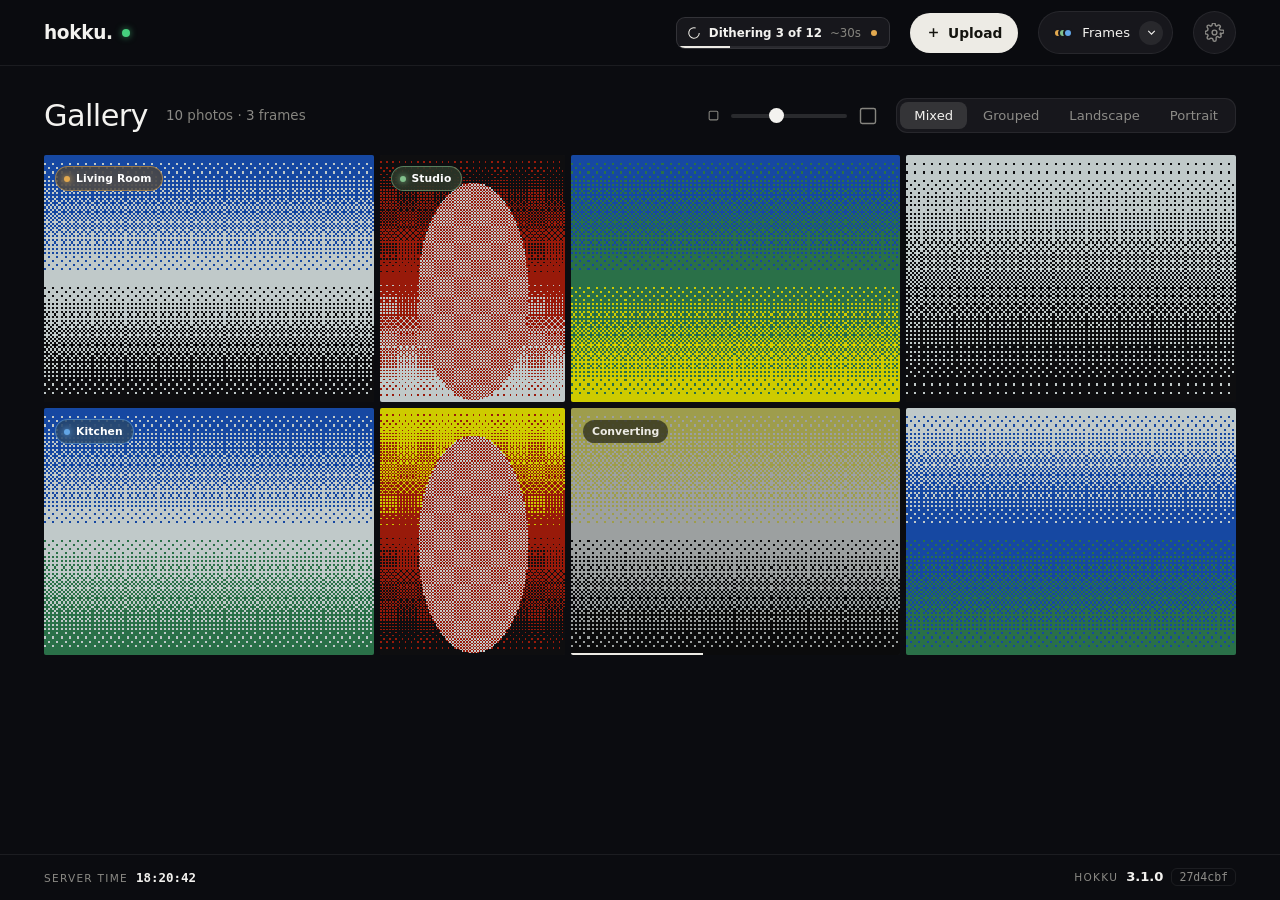
<file: Plans/prototypes/app-mockup.html>
<title>Hokku UI — dark style exploration</title>
<style>
  /* base tokens on :root so the WHOLE page (incl. body) is dark — the earlier
     white-bg bug was tokens scoped to a descendant, unreachable by <body>. */
  :root {
    color-scheme: dark;   /* start the browser canvas dark — no white flash on load */
    --font: "SF Pro Display", -apple-system, BlinkMacSystemFont, "Segoe UI Variable", "Segoe UI", system-ui, sans-serif;
    --mono: ui-monospace, "SF Mono", "Cascadia Code", Consolas, monospace;

    --bg: #0B0C10;
    --bg-elev: #17171C;
    --hair: rgba(255,255,255,0.07);
    --hair-2: rgba(255,255,255,0.12);
    --text: #F3F2EF;
    --dim: #8C8B87;
    --faint: #86857F;   /* lifted to clear WCAG 4.5:1 on the off-black ground */
    --accent: #EDEBE5;       /* porcelain — locked */
    --accent-ink: #14140F;
    --online: #46D07E;       /* semantic status: server active (independent of accent) */

    --gap: 6px;
    --radius: 2px;
    --pad: clamp(18px, 4vw, 44px);
  }

  * { box-sizing: border-box; }
  html, body { margin: 0; background: #0B0C10; }   /* literal so it paints instantly, before vars resolve */
  body {
    background: var(--bg);
    font-family: var(--font);
    color: var(--text);
    -webkit-font-smoothing: antialiased;
    text-rendering: optimizeLegibility;
    display: flex; flex-direction: column; min-height: 100vh;   /* footer hugs the viewport bottom */
  }

  /* keyboard focus ring (never shown for mouse via :focus-visible) */
  :where(button, a, input, [role="button"], [tabindex]):focus-visible {
    outline: 2px solid var(--accent); outline-offset: 2px; border-radius: 3px;
  }

  /* ── gallery filter tabs + immersive size control (real UI) ─────── */
  .ftabs { display: inline-flex; background: var(--bg-elev); border: 1px solid var(--hair); border-radius: 11px; padding: 3px; gap: 2px; }
  .ftabs button { border: 0; background: transparent; color: var(--dim); cursor: pointer; font: inherit; font-size: .82rem; font-weight: 500; padding: 6px 14px; border-radius: 8px; transition: background .15s, color .15s; }
  .ftabs button.on { background: color-mix(in srgb, var(--text) 13%, transparent); color: var(--text); }
  .ftabs button:hover:not(.on) { color: var(--text); }

  .size-ctrl { display: inline-flex; align-items: center; gap: 9px; color: var(--faint); }
  .size-ctrl[hidden] { display: none; }
  .size-ctrl .ic { flex: none; }
  .size-ctrl .ic.sm { width: 13px; height: 13px; }
  .size-ctrl .ic.lg { width: 20px; height: 20px; }
  .size-ctrl input[type="range"] { -webkit-appearance: none; appearance: none; width: 116px; height: 4px; border-radius: 3px; background: var(--hair-2); cursor: pointer; }
  .size-ctrl input[type="range"]::-webkit-slider-thumb { -webkit-appearance: none; width: 15px; height: 15px; border-radius: 50%; background: var(--text); cursor: pointer; }
  .size-ctrl input[type="range"]::-moz-range-thumb { width: 15px; height: 15px; border: 0; border-radius: 50%; background: var(--text); cursor: pointer; }

  /* ── app chrome (the design) ──────────────────────────────── */
  header.bar {
    position: sticky; top: 0; z-index: 40;
    display: flex; align-items: center; gap: 20px;
    padding: 0 var(--pad); height: 66px;
    background: color-mix(in srgb, var(--bg) 78%, transparent);
    backdrop-filter: blur(16px) saturate(1.2);
    border-bottom: 1px solid var(--hair);
  }
  /* wordmark = borderless server button; only affordance is a ring around the online dot on hover */
  .word { display: inline-flex; align-items: center; gap: 9px; font-family: inherit; font-size: 1.16rem; font-weight: 600; letter-spacing: -.02em; color: var(--text); border: 0; background: transparent; cursor: pointer; padding: 5px 7px; margin-left: -7px; border-radius: 10px; }
  .word i { font-style: normal; color: var(--accent); }
  .word .wdot { position: relative; width: 8px; height: 8px; border-radius: 50%; background: var(--online); box-shadow: 0 0 7px color-mix(in srgb, var(--online) 65%, transparent); flex: none; }
  .word .wdot::after { content: ""; position: absolute; inset: -5px; border-radius: 50%; border: 1.5px solid color-mix(in srgb, var(--online) 55%, transparent); opacity: 0; transform: scale(.7); transition: opacity .15s, transform .15s; }
  .word:hover .wdot::after, .word:focus-visible .wdot::after { opacity: 1; transform: scale(1); animation: dotbreath 3.6s ease-in-out infinite; }
  /* touch has no hover — keep the ring ALWAYS visible and gently pulsing so the wordmark reads as tappable */
  @media (hover: none) { .word .wdot::after { opacity: 1; transform: scale(1); animation: dotbreath 3.6s ease-in-out infinite; } }
  @keyframes dotbreath { 0%, 100% { transform: scale(.85); opacity: .5; } 50% { transform: scale(1.14); opacity: 1; } }
  .bar .sp { flex: 1; }

  /* settings gear — icon button next to the server chip; opens a dropdown */
  .icon-pill {
    display: inline-grid; place-items: center; width: 43px; height: 43px; border-radius: 50%;
    border: 1px solid var(--hair); background: var(--bg-elev); color: var(--dim); cursor: pointer;
    transition: color .15s, border-color .15s;
  }
  .icon-pill:hover { color: var(--text); border-color: var(--hair-2); }
  .icon-pill svg { width: 19px; height: 19px; }



  /* frames pill — summarises connected frames (colour dots); expands to cards */
  .frames-pill {
    display: inline-flex; align-items: center; gap: 9px; height: 43px; padding: 0 9px 0 14px; border-radius: 24px;
    border: 1px solid var(--hair); background: var(--bg-elev); cursor: pointer; transition: border-color .15s;
    font: inherit; font-size: .82rem; color: var(--text);
  }
  .frames-pill:hover { border-color: var(--hair-2); }
  .fp-frame { display: none; width: 19px; height: 19px; color: var(--dim); }   /* mobile-only picture-frame icon */
  .fdots { display: inline-flex; }
  .fdots i { width: 10px; height: 10px; border-radius: 50%; background: var(--fc); border: 2px solid var(--bg-elev); margin-left: -5px; }
  .fdots i:first-child { margin-left: 0; }
  .frames-pill .chev { width: 24px; height: 24px; border-radius: 50%; display: grid; place-items: center; background: color-mix(in srgb, var(--text) 8%, transparent); }
  .frames-pill .chev svg { width: 13px; height: 13px; }

  /* battery cell (used in frame cards) */
  .cell { width: 20px; height: 10px; border: 1.4px solid var(--dim); border-radius: 3px; padding: 1.4px; position: relative; display: inline-block; vertical-align: middle; }
  .cell::after { content: ""; position: absolute; right: -3px; top: 2.5px; width: 2px; height: 4px; background: var(--dim); border-radius: 0 1px 1px 0; }
  .cell i { display: block; height: 100%; background: var(--fc, var(--accent)); border-radius: 1px; }

  /* per-frame cards inside the frames panel — thumbnail + name + IP + stats */
  .frames-panel.open { max-height: 620px; overflow-y: auto; }
  /* tiles and the orientation button share one top-aligned row; the button sits far
     right with a horizontal keepout between it and the tiles */
  .fpanel-body { display: flex; align-items: flex-start; gap: 72px; padding: 16px var(--pad); }
  .fcards { display: flex; flex-wrap: wrap; gap: 12px; flex: 1; min-width: 0; }
  .fpanel-body .ghost { flex: none; margin-left: 0; display: inline-flex; align-items: center; gap: 7px; }
  .fpanel-body .ghost svg { width: 14px; height: 14px; }
  .fcard {
    display: flex; gap: 7px; padding: 13px 18px 13px 13px; border: 1px solid var(--hair); border-radius: 14px;
    background: var(--bg-elev); align-items: center;
    flex: 0 0 auto;   /* box hugs its content — does not stretch across the row */
  }
  /* thumbnail + a divider, then the frame info (tightened spacing) */
  .qstrip { display: flex; align-items: center; flex: none; align-self: stretch; padding-right: 10px; border-right: 1px solid var(--hair); }
  /* single frame thumbnail — its SHAPE reflects the frame's orientation; hovering it
     swaps to the "next" image. Orientation is changed in Settings, not by clicking here. */
  .fthumb { position: relative; height: 62px; border-radius: 2px; overflow: hidden; flex: none; border: 1px solid var(--accent); box-shadow: 0 3px 12px rgba(0,0,0,.4); background: var(--bg); }
  .fthumb.shape-landscape { aspect-ratio: 4 / 3; }
  .fthumb.shape-portrait { aspect-ratio: 3 / 4; }
  .fthumb canvas { position: absolute; inset: 0; width: 100%; height: 100%; object-fit: cover; image-rendering: auto; transition: opacity .2s ease; }
  .fthumb .c-next { opacity: 0; }
  .fthumb:hover .c-now { opacity: 0; }
  .fthumb:hover .c-next { opacity: 1; }
  .fthumb .upnext {
    position: absolute; left: 0; right: 0; bottom: 0; z-index: 2; text-align: center;
    font-size: .5rem; font-weight: 600; letter-spacing: .09em; text-transform: uppercase; color: #fff;
    background: linear-gradient(transparent, rgba(0,0,0,.65)); padding: 14px 4px 3px;
    opacity: 0; transition: opacity .2s ease; pointer-events: none;
  }
  .fthumb:hover .upnext { opacity: 1; }
  .fcard .info { display: flex; flex-direction: column; gap: 3px; min-width: 0; }
  .fcard .nm { display: flex; align-items: center; gap: 8px; font-weight: 600; font-size: .88rem; white-space: nowrap; overflow: hidden; text-overflow: ellipsis; }
  .fcard .nm .d { width: 9px; height: 9px; border-radius: 50%; background: var(--fc); flex: none; box-shadow: 0 0 7px color-mix(in srgb, var(--fc) 60%, transparent); }
  .fcard .ip { font-family: var(--mono); font-size: .73rem; color: var(--dim); letter-spacing: -.01em; white-space: nowrap; overflow: hidden; text-overflow: ellipsis; }
  .fcard .row { display: flex; flex-wrap: wrap; gap: 5px 10px; margin-top: 3px; font-size: .7rem; color: var(--dim); }   /* small enough that the batt/next/seen line never wraps */
  .fcard .row b { color: var(--text); font-weight: 550; }
  .fcard .bt { display: inline-flex; align-items: center; gap: 6px; }
  .fcard .row .warn { color: var(--accent); }
  .fcard .idrow { align-items: baseline; }   /* ip · fw on one line */
  .up {
    display: inline-flex; align-items: center; gap: 7px; height: 40px; padding: 0 16px; border-radius: 22px;
    border: 0; cursor: pointer; font: inherit; font-size: .86rem; font-weight: 600;
    background: var(--accent); color: var(--accent-ink); transition: filter .15s, transform .08s;
  }
  .up:hover { filter: brightness(1.07); }
  .up:active { transform: translateY(1px); }

  /* drag-and-drop overlay (desktop) + toast */
  .drop-overlay {
    position: fixed; inset: 0; z-index: 200; display: grid; place-items: center; padding: 24px;
    background: rgba(8,8,10,.8); -webkit-backdrop-filter: blur(6px); backdrop-filter: blur(6px);
    animation: dropfade .14s ease;
  }
  .drop-overlay[hidden] { display: none; }
  .drop-card {
    border: 2px dashed var(--hair-2); border-radius: 22px; text-align: center; color: var(--text);
    padding: clamp(30px,7vw,52px) clamp(34px,9vw,72px); background: color-mix(in srgb, var(--bg-elev) 82%, transparent);
    pointer-events: none;
  }
  .drop-card svg { width: 40px; height: 40px; margin-bottom: 12px; color: var(--text); }
  .drop-card p { margin: 0 0 6px; font-size: 1.15rem; font-weight: 500; }
  .drop-card span { font-size: .77rem; color: var(--dim); font-family: var(--mono); }
  @keyframes dropfade { from { opacity: 0; } to { opacity: 1; } }
  .toast {
    position: fixed; left: 50%; bottom: 24px; transform: translateX(-50%); z-index: 210;
    background: var(--bg-elev); border: 1px solid var(--hair-2); color: var(--text);
    padding: 11px 18px; border-radius: 12px; font-size: .88rem; box-shadow: 0 10px 34px rgba(0,0,0,.5);
  }
  .toast[hidden] { display: none; }

  /* ── image detail view (lightbox): tap a photo ─────────────── */
  .sheet-overlay {
    position: fixed; inset: 0; z-index: 300; display: grid; place-items: center; padding: clamp(12px, 3vw, 40px);
    background: rgba(6,6,9,.78); -webkit-backdrop-filter: blur(10px); backdrop-filter: blur(10px);
    animation: dropfade .16s ease;
  }
  .sheet-overlay[hidden] { display: none; }
  .detail-card {
    position: relative; display: flex; width: min(1000px, 100%); max-height: 88vh;
    background: var(--bg-elev); border: 1px solid var(--hair); border-radius: 18px; overflow: hidden;
    box-shadow: 0 30px 90px rgba(0,0,0,.6);
  }
  #detail-body { display: contents; }
  .detail-media { flex: 1 1 auto; min-width: 0; background: #000; display: grid; place-items: center; position: relative; padding: 20px; }
  .detail-media canvas { max-width: 100%; max-height: 78vh; object-fit: contain; image-rendering: pixelated; border-radius: 3px; box-shadow: 0 8px 30px rgba(0,0,0,.5); }
  .dtoggle { position: absolute; top: 14px; left: 50%; transform: translateX(-50%); z-index: 2; display: inline-flex; background: rgba(0,0,0,.5); border: 1px solid var(--hair-2); border-radius: 9px; padding: 3px; -webkit-backdrop-filter: blur(8px); backdrop-filter: blur(8px); }
  .dtoggle button { border: 0; background: transparent; color: var(--dim); font: inherit; font-size: .76rem; font-weight: 500; padding: 5px 12px; border-radius: 6px; cursor: pointer; }
  .dtoggle button.on { background: rgba(243,242,239,.95); color: #17171c; font-weight: 600; }
  .detail-side { flex: 0 0 320px; max-width: 340px; display: flex; flex-direction: column; gap: 16px; padding: 22px; overflow-y: auto; }
  .detail-side > * { flex-shrink: 0; }   /* children keep natural height — the panel scrolls instead of squashing/clipping them */
  .detail-side h2 { margin: 0; font-size: 1.05rem; font-weight: 600; letter-spacing: -.01em; word-break: break-word; }
  .dmeta { display: grid; grid-template-columns: auto 1fr; gap: 7px 16px; font-size: .82rem; }
  .dmeta .k { color: var(--faint); }
  .dmeta .v { color: var(--text); text-align: right; font-variant-numeric: tabular-nums; }
  .dstatus { display: flex; flex-direction: column; gap: 7px; }
  .dstatus .chip { display: inline-flex; align-items: center; gap: 8px; font-size: .8rem; color: var(--dim); }
  .dstatus .chip .d { width: 8px; height: 8px; border-radius: 50%; background: var(--fc); box-shadow: 0 0 6px var(--fc); flex: none; }
  .detail-close { position: absolute; top: 12px; right: 12px; z-index: 3; width: 32px; height: 32px; border-radius: 16px; border: 1px solid var(--hair-2); background: rgba(0,0,0,.4); color: var(--text); cursor: pointer; display: grid; place-items: center; }
  .detail-close svg { width: 15px; height: 15px; }
  .detail-actions { box-shadow: none; margin-top: auto; }   /* pinned to the bottom of the side panel */
  .detail-media canvas { cursor: zoom-in; }
  .detail-media .zoomhint {
    position: absolute; bottom: 12px; right: 14px; z-index: 2; pointer-events: none;
    font-size: .7rem; color: rgba(255,255,255,.82); background: rgba(0,0,0,.45);
    padding: 4px 9px; border-radius: 7px; -webkit-backdrop-filter: blur(6px); backdrop-filter: blur(6px);
  }
  /* face-detection overlay: a stage wrapper shrink-wraps the rendered canvas so
     %-positioned boxes track it at any size; hidden via visibility (no reflow) */
  .dstage { position: relative; display: inline-block; max-width: 100%; }
  .face-layer { position: absolute; inset: 0; visibility: hidden; pointer-events: none; }
  .face-layer.show { visibility: visible; }
  .face-layer i { position: absolute; border: 2px solid #FF5A47; border-radius: 4px; box-shadow: 0 0 0 1px rgba(0,0,0,.55), 0 0 16px rgba(255,90,71,.35); }
  .face-pill { position: absolute; top: 17px; right: 56px; z-index: 2; border: 1px solid var(--hair-2); background: rgba(0,0,0,.5); color: var(--dim); font: inherit; font-size: .74rem; font-weight: 500; padding: 5px 12px; border-radius: 8px; cursor: pointer; -webkit-backdrop-filter: blur(8px); backdrop-filter: blur(8px); transition: color .15s, border-color .15s; }
  .face-pill:hover { color: var(--text); }
  .face-pill.on { color: #FF5A47; border-color: color-mix(in srgb, #FF5A47 45%, transparent); font-weight: 600; }

  /* pinned "on display" block — stays visible above the Info/Technical tabs */
  .ondisplay { border: 1px solid var(--hair); border-radius: 12px; overflow: hidden; background: color-mix(in srgb, var(--bg) 45%, transparent); }
  .ondisplay .oh { font-size: .62rem; letter-spacing: .15em; text-transform: uppercase; color: var(--faint); padding: 11px 14px 2px; }
  .ondisplay .orow { display: flex; align-items: center; gap: 10px; padding: 9px 14px; font-size: .86rem; }
  .ondisplay .orow + .orow { border-top: 1px solid var(--hair); }
  .ondisplay .orow .d { width: 11px; height: 11px; border-radius: 50%; background: var(--fc); box-shadow: 0 0 8px var(--fc); flex: none; }
  .ondisplay .orow.queued .d { background: transparent; border: 3px solid var(--fc); box-shadow: none; }
  .ondisplay .orow .fn { font-weight: 550; }
  .ondisplay .orow .t { margin-left: auto; color: var(--dim); font-variant-numeric: tabular-nums; }
  .ondisplay .none { padding: 12px 14px; font-size: .82rem; color: var(--faint); }

  /* Info / Technical tab switcher inside the detail panel */
  .dtabs { display: inline-flex; align-self: flex-start; background: var(--bg); border: 1px solid var(--hair); border-radius: 10px; padding: 3px; gap: 2px; }
  .dtabs button { border: 0; background: transparent; color: var(--dim); font: inherit; font-size: .8rem; font-weight: 500; padding: 5px 14px; border-radius: 7px; cursor: pointer; transition: background .15s, color .15s; }
  .dtabs button.on { background: color-mix(in srgb, var(--text) 22%, transparent); color: var(--text); font-weight: 600; }
  .dtabs button:hover:not(.on) { color: var(--text); }
  /* both panels share ONE grid cell → the area is always as tall as the taller
     panel, so switching Info/Technical can't resize the card or shift the
     "Send to a frame" menu below it. Toggle via visibility (keeps the space). */
  .dpanels { display: grid; margin-bottom: 16px; }   /* +16 over the flex gap → ~32px min above the pinned actions */
  .dpanel { grid-area: 1 / 1; visibility: hidden; }
  .dpanel.on { visibility: visible; }

  /* ── press-hold / right-click action sheet (iOS-style lift) ── */
  .ctx-backdrop {
    position: fixed; inset: 0; z-index: 320; display: grid; place-items: center; padding: 24px;
    background: rgba(6,6,9,.6); -webkit-backdrop-filter: blur(7px); backdrop-filter: blur(7px);
    animation: dropfade .14s ease;
  }
  .ctx-backdrop[hidden] { display: none; }
  #ctx-sheet { display: flex; flex-direction: column; align-items: center; gap: 16px; max-width: 320px; width: 100%; animation: ctxpop .22s cubic-bezier(.2,.8,.2,1); }
  @keyframes ctxpop { from { opacity: 0; transform: scale(.94) translateY(8px); } to { opacity: 1; transform: none; } }
  .ctx-preview canvas { max-width: 100%; max-height: 40vh; border-radius: 12px; box-shadow: 0 18px 50px rgba(0,0,0,.6); image-rendering: pixelated; display: block; }
  .ctx-menu { width: 100%; background: var(--bg-elev); border: 1px solid var(--hair-2); border-radius: 14px; overflow: hidden; box-shadow: 0 18px 50px rgba(0,0,0,.5); }   /* one menu surface everywhere: #17171C */
  .ctx-label { padding: 11px 16px 5px; font-size: .66rem; letter-spacing: .1em; text-transform: uppercase; color: var(--faint); }
  .ctx-note { padding: 13px 16px; font-size: .84rem; color: var(--dim); }
  .ctx-sep { height: 1px; background: var(--hair); }
  .ctx-item { display: flex; align-items: center; gap: 12px; width: 100%; border: 0; background: transparent; color: var(--text); font: inherit; font-size: .9rem; text-align: left; padding: 12px 16px; cursor: pointer; transition: background .12s; }
  .ctx-item:hover { background: color-mix(in srgb, var(--text) 7%, transparent); }
  .ctx-item svg { width: 17px; height: 17px; color: var(--dim); flex: none; }
  .ctx-item.frame .fdot { width: 11px; height: 11px; border-radius: 50%; background: var(--fc); box-shadow: 0 0 6px color-mix(in srgb, var(--fc) 60%, transparent); flex: none; }
  .ctx-item.del { color: #ff9d8d; } .ctx-item.del svg { color: #ff9d8d; }
  .ctx-item.del.armed { background: color-mix(in srgb, #ff9d8d 12%, transparent); font-weight: 600; }
  .ctx-item.warn svg { color: var(--accent); }

  /* desktop: menu anchored beside the tile (no dim), tile highlighted in place */
  .anchor-scrim { position: fixed; inset: 0; z-index: 320; background: rgba(6,6,9,.4); animation: dropfade .14s ease; }
  .anchor-scrim[hidden] { display: none; }
  .anchor-menu { position: fixed; z-index: 335; min-width: 168px; max-width: 190px; animation: ctxpop .14s cubic-bezier(.2,.8,.2,1); }
  .anchor-menu[hidden] { display: none; }
  /* the acted-on photo lifts above the dim, spotlit in place */
  .cell-tile.acting { box-shadow: 0 0 0 2px var(--accent), 0 14px 40px rgba(0,0,0,.6); transform: scale(1.03); z-index: 330; }

  /* ── settings modal: each drawer item opens a per-category floating window ── */
  /* one fixed size (sized for the tallest tab) — never resizes between tabs; footer pinned */
  .set-card { position: relative; display: flex; flex-direction: column; width: min(760px, 100%); height: min(700px, 94vh); background: var(--bg-elev); border: 1px solid var(--hair); border-radius: 18px; overflow: hidden; box-shadow: 0 30px 90px rgba(0,0,0,.6); }  /* 700 = tallest tab (Server, 695px measured via puppeteer) + 5px */
  .set-main { flex: 1; display: flex; min-height: 0; }
  .set-nav { flex: 0 0 246px; border-right: 1px solid var(--hair); padding: 14px; display: flex; flex-direction: column; gap: 7px; overflow-y: auto; }
  .set-nav button { display: flex; align-items: center; gap: 10px; text-align: left; white-space: nowrap; border: 0; background: transparent; color: var(--dim); font: inherit; font-size: .84rem; padding: 11px 12px; border-radius: 9px; cursor: pointer; transition: background .15s, color .15s; }
  .set-nav button:hover { color: var(--text); background: color-mix(in srgb, var(--text) 5%, transparent); }
  .set-nav button.on { color: var(--text); background: color-mix(in srgb, var(--text) 10%, transparent); font-weight: 550; }
  .set-nav button svg { width: 16px; height: 16px; color: var(--dim); flex: none; }
  .set-nav button.on svg { color: var(--text); }
  .set-head { display: flex; align-items: center; gap: 12px; padding: 17px 20px; border-bottom: 1px solid var(--hair); }
  /* mobile settings = iOS-style drill-down: category list → page with back chevron */
  .set-back { width: 34px; height: 34px; margin: -4px 0 -4px -8px; display: grid; place-items: center; border: 0; border-radius: 9px; background: transparent; color: var(--text); cursor: pointer; }
  .set-back svg { width: 19px; height: 19px; }
  .set-back:hover { background: color-mix(in srgb, var(--text) 8%, transparent); }
  .set-list { display: flex; flex-direction: column; margin: -6px 0; }
  .set-li { display: flex; align-items: center; gap: 13px; min-height: 52px; padding: 6px 4px; border: 0; border-bottom: 1px solid var(--hair); background: transparent; color: var(--text); font: inherit; font-size: .95rem; font-weight: 500; text-align: left; cursor: pointer; }
  .set-li:last-child { border-bottom: 0; }
  .set-li svg { width: 18px; height: 18px; color: var(--dim); flex: none; }
  .set-li .chev { margin-left: auto; color: var(--faint); }
  .set-li .chev svg { width: 15px; height: 15px; }
  .set-head h2 { margin: 0; font-size: 1.02rem; font-weight: 600; letter-spacing: -.01em; }
  .set-head .sp { flex: 1; }
  .set-head .detail-close { position: static; }
  .set-body { flex: 1; min-width: 0; padding: 20px; overflow-y: auto; display: flex; flex-direction: column; gap: 20px; color-scheme: dark; }
  .set-foot { display: flex; justify-content: flex-end; gap: 10px; padding: 14px 20px; border-top: 1px solid var(--hair); }
  .save-btn { border: 0; background: var(--accent); color: var(--accent-ink); font: inherit; font-size: .86rem; font-weight: 600; padding: 9px 18px; border-radius: 10px; cursor: pointer; transition: filter .15s; }
  .save-btn:hover { filter: brightness(1.07); }
  .ghost-btn { border: 1px solid var(--hair); background: transparent; color: var(--dim); font: inherit; font-size: .86rem; padding: 9px 16px; border-radius: 10px; cursor: pointer; transition: .15s; }
  .ghost-btn:hover { color: var(--text); border-color: var(--hair-2); }

  /* reusable settings form controls */
  .sfield { display: flex; flex-direction: column; gap: 10px; }
  .slabel { font-size: .68rem; letter-spacing: .12em; text-transform: uppercase; color: var(--faint); font-weight: 600; }
  .seg { display: inline-flex; align-self: flex-start; background: var(--bg); border: 1px solid var(--hair); border-radius: 11px; padding: 3px; gap: 2px; }
  .seg button { border: 0; background: transparent; color: var(--dim); font: inherit; font-size: .82rem; font-weight: 500; padding: 7px 16px; border-radius: 8px; cursor: pointer; transition: .15s; }
  .seg button.on { background: color-mix(in srgb, var(--text) 20%, transparent); color: var(--text); font-weight: 600; }
  /* both mode panels share one grid cell → area is always the taller one, so
     swapping Interval/Specific-times can't resize the modal or move Save/Cancel */
  .spanels { display: grid; }
  .spanel { grid-area: 1 / 1; display: flex; flex-direction: column; gap: 16px; visibility: hidden; }
  .spanel.on { visibility: visible; }
  .chip-row { display: flex; flex-wrap: wrap; gap: 8px; }
  .chip-row button { border: 1px solid var(--hair); background: var(--bg); color: var(--dim); font: inherit; font-size: .8rem; padding: 7px 13px; border-radius: 9px; cursor: pointer; transition: .15s; }
  .chip-row button:hover { color: var(--text); border-color: var(--hair-2); }
  .chip-row button.on { background: var(--accent); color: var(--accent-ink); border-color: transparent; font-weight: 600; }
  .chip-row.times button { display: inline-flex; align-items: center; gap: 8px; }
  .chip-row.times button .x { opacity: .55; font-size: .72rem; }
  .sw-row { display: flex; align-items: center; justify-content: space-between; gap: 12px; font-size: .88rem; color: var(--text); }
  .sw { width: 44px; height: 26px; border-radius: 999px; background: var(--hair-2); border: 0; position: relative; cursor: pointer; flex: none; padding: 0; transition: background .2s; }
  .sw span { position: absolute; top: 2px; left: 2px; width: 22px; height: 22px; border-radius: 50%; background: #fff; transition: left .18s; box-shadow: 0 1px 3px rgba(0,0,0,.45); }
  .sw.on { background: var(--accent); } .sw.on span { left: 20px; background: var(--accent-ink); }
  /* reserve space (visibility) so revealing it never resizes the modal */
  .time-window { display: flex; align-items: center; gap: 10px; font-size: .84rem; color: var(--dim); visibility: hidden; }
  .time-window.on { visibility: visible; }
  .time-window input[type=time], .add-time input[type=time] { background: var(--bg); border: 1px solid var(--hair); color: var(--text); font: inherit; font-size: .82rem; padding: 6px 10px; border-radius: 8px; color-scheme: dark; }
  .add-time { display: flex; gap: 8px; }
  .add-time button { border: 1px solid var(--hair); background: transparent; color: var(--dim); font: inherit; font-size: .8rem; padding: 6px 12px; border-radius: 8px; cursor: pointer; }
  .add-time button:hover { color: var(--text); border-color: var(--hair-2); }
  .spreview { font-size: .83rem; color: var(--dim); background: var(--bg); border: 1px solid var(--hair); border-radius: 10px; padding: 11px 13px; }
  .spreview b { color: var(--text); font-weight: 550; }
  .set-placeholder { font-size: .88rem; color: var(--faint); text-align: center; padding: 26px 10px; line-height: 1.7; }
  .set-desc { margin: -4px 0 0; font-size: .84rem; color: var(--dim); line-height: 1.55; }
  .sw-hint { display: block; margin-top: 3px; font-size: .75rem; font-weight: 400; color: var(--faint); }
  .sw-sub.off { visibility: hidden; }   /* reserve space so toggling face detect never resizes the modal */
  /* per-frame orientation rows (Frames & Orientation modal) */
  .frow { display: flex; align-items: center; justify-content: space-between; gap: 12px; }
  .frow .fnm { display: inline-flex; align-items: center; gap: 9px; font-size: .9rem; font-weight: 550; }
  .frow .fnm .d { width: 9px; height: 9px; border-radius: 50%; background: var(--fc); box-shadow: 0 0 7px var(--fc); flex: none; }
  .frow .seg { align-self: center; }
  .frow .seg button { padding: 6px 12px; font-size: .78rem; }

  /* generic setting row: label (+hint) left, control right */
  .srow { display: flex; align-items: center; justify-content: space-between; gap: 14px; }
  .sinfo { display: flex; flex-direction: column; gap: 2px; min-width: 0; }
  .slab2 { font-size: .88rem; color: var(--text); font-weight: 500; }
  .shint { font-size: .74rem; color: var(--faint); line-height: 1.4; font-weight: 400; }
  .right { display: inline-flex; align-items: center; gap: 10px; flex: none; }
  .unit-input, .mdns-host, .worker-custom { display: inline-flex; align-items: center; gap: 7px; font-size: .8rem; color: var(--dim); }
  .unit-input input, .mdns-host input, .worker-custom input { background: var(--bg); border: 1px solid var(--hair); color: var(--text); font: inherit; font-size: .82rem; padding: 6px 9px; border-radius: 8px; width: 66px; color-scheme: dark; }
  .mdns-host input { width: 92px; }
  .sel-input { background: var(--bg); border: 1px solid var(--hair); color: var(--text); font: inherit; font-size: .82rem; padding: 7px 9px; border-radius: 8px; color-scheme: dark; cursor: pointer; }
  /* conditional inline inputs collapse (keeps the control right-aligned); toggling them
     is horizontal-only so it never changes the modal height */
  .mdns-host, .worker-custom { display: none; }
  .mdns-host.on, .worker-custom.on { display: inline-flex; }
  .mdns-host { margin-right: 8px; }   /* breathing room before the mDNS toggle */
  /* footer action set apart with a divider + breathing room (avoids accidental clicks) */
  .danger-row { display: flex; margin-top: 8px; padding-top: 20px; border-top: 1px solid var(--hair); }
  .danger-btn { border: 1px solid color-mix(in srgb, #ff9d8d 45%, transparent); background: color-mix(in srgb, #ff9d8d 8%, transparent); color: #ff9d8d; font: inherit; font-size: .82rem; font-weight: 500; padding: 9px 14px; border-radius: 10px; cursor: pointer; transition: .15s; }
  .danger-btn:hover { background: color-mix(in srgb, #ff9d8d 14%, transparent); }
  .danger-btn.armed { background: color-mix(in srgb, #ff9d8d 20%, transparent); font-weight: 600; }
  /* preset description — reserve two lines so switching presets never resizes */
  .preset-desc { margin: -6px 0 0; font-size: .78rem; color: var(--faint); line-height: 1.5; min-height: 2.35em; }
  .range-val { font-family: var(--mono); font-size: .8rem; color: var(--text); }
  .set-range { -webkit-appearance: none; appearance: none; width: 100%; height: 4px; border-radius: 3px; background: var(--hair-2); cursor: pointer; }
  .set-range::-webkit-slider-thumb { -webkit-appearance: none; appearance: none; width: 18px; height: 18px; border-radius: 50%; background: var(--accent); cursor: pointer; }
  .set-range::-moz-range-thumb { width: 18px; height: 18px; border: 0; border-radius: 50%; background: var(--accent); cursor: pointer; }

  /* ── iOS-style grouped settings: heading + right control in an elevated card,
        explainer text as a footer BELOW the card ── */
  .igroup { display: flex; flex-direction: column; }
  .iset { background: color-mix(in srgb, #fff 5%, var(--bg-elev)); border: 1px solid var(--hair); border-radius: 14px; overflow: hidden; }
  .iset-row { display: flex; align-items: center; justify-content: space-between; gap: 14px; padding: 8px 16px; }
  .iset-row + .iset-row { border-top: 1px solid var(--hair); }
  .iset-lab { font-size: .9rem; color: var(--text); }
  .iset-foot { margin: 0; padding: 5px 6px 0; font-size: .77rem; color: var(--faint); line-height: 1.45; }
  .iset-foot.reserve2 { min-height: 3em; }   /* holds the dynamic preset description without resizing */
  .iset-slider { padding: 2px 16px 14px; }
  .iset-row.frow .seg { align-self: center; }
  .iset-row.cond.off { display: none; }   /* pipeline preset rows hidden when detection is off */
  .mini-btn { border: 1px solid var(--hair-2); background: transparent; color: var(--dim); font: inherit; font-size: .76rem; padding: 6px 11px; border-radius: 8px; cursor: pointer; flex: none; }
  .mini-btn:hover { color: var(--text); border-color: var(--hair-2); }
  /* custom dither editor (desktop only) — categories | that category's knobs | large preview */
  #dither-modal { z-index: 340; }
  .dither-card { position: relative; display: flex; flex-direction: column; width: min(1160px, 96vw); height: min(90vh, 800px); background: var(--bg-elev); border: 1px solid var(--hair); border-radius: 18px; overflow: hidden; box-shadow: 0 30px 90px rgba(0,0,0,.6); }
  .dither-card .dt-sub { color: var(--faint); font-weight: 400; }
  .dither-main { flex: 1; display: flex; min-height: 0; }
  /* left: category menu with descriptors (no icons) */
  .dcats { flex: 0 0 198px; border-right: 1px solid var(--hair); padding: 14px 12px; display: flex; flex-direction: column; gap: 4px; overflow-y: auto; }
  .dcat { text-align: left; border: 0; background: transparent; font: inherit; padding: 9px 12px; border-radius: 10px; cursor: pointer; display: flex; flex-direction: column; gap: 3px; transition: background .15s; }
  .dcat:hover { background: color-mix(in srgb, var(--text) 5%, transparent); }
  .dcat.on { background: color-mix(in srgb, var(--text) 11%, transparent); }
  .dcat .dc-t { font-size: .84rem; font-weight: 550; color: var(--dim); }
  .dcat.on .dc-t, .dcat:hover .dc-t { color: var(--text); }
  .dcat .dc-d { font-size: .68rem; color: var(--faint); line-height: 1.32; }
  /* middle: the active category's controls (minimalist sliders, matching the editor artifact) */
  .dcontrols { flex: 0 0 300px; border-right: 1px solid var(--hair); padding: 12px 16px; overflow-y: auto; background: var(--bg); color-scheme: dark; }
  .dknob { padding: 7px 0; }
  .dknob-head { display: flex; justify-content: space-between; align-items: baseline; margin-bottom: 7px; }
  .dknob-lab { font-size: .82rem; color: var(--dim); font-weight: 400; }
  /* per-knob help: hover (or keyboard-focus) a label → explanation popover */
  .dknob-lab[data-help] { position: relative; cursor: help; }
  .dknob-lab[data-help]:hover, .dknob-lab[data-help]:focus-visible { color: var(--text); text-decoration: underline dotted color-mix(in srgb, var(--faint) 60%, transparent); text-underline-offset: 3px; }
  .dknob-lab[data-help]::after {
    content: attr(data-help);
    position: absolute; left: 0; top: calc(100% + 7px); z-index: 30; width: 236px;
    padding: 9px 11px; border-radius: 10px; background: color-mix(in srgb, var(--bg-elev) 88%, #fff);
    border: 1px solid var(--hair-2); box-shadow: 0 14px 40px rgba(0,0,0,.55);
    font-size: .72rem; line-height: 1.5; font-weight: 400; color: var(--text); text-decoration: none;
    visibility: hidden; opacity: 0; transition: opacity .12s ease .15s;   /* slight delay so it never flickers while sliding */
    pointer-events: none; white-space: normal;
  }
  .dknob-lab[data-help]:hover::after, .dknob-lab[data-help]:focus-visible::after { visibility: visible; opacity: 1; }
  .dknob-val { font-family: var(--mono); font-size: .74rem; color: var(--dim); font-variant-numeric: tabular-nums; }
  .dknob.tweaked .dknob-lab, .dknob.tweaked .dknob-val { color: var(--text); }
  .dtrack { position: relative; padding: 7px 0; }
  .dtrack::before { content: ""; position: absolute; left: 50%; top: 50%; transform: translate(-50%, -50%); width: 2px; height: 9px; background: rgba(255,255,255,.3); border-radius: 1px; pointer-events: none; }   /* centre detent = default */
  .dslider { position: relative; -webkit-appearance: none; appearance: none; width: 100%; height: 3px; border-radius: 3px; background: rgba(255,255,255,.15); cursor: pointer; margin: 0; }
  .dslider::-webkit-slider-thumb { -webkit-appearance: none; appearance: none; width: 17px; height: 17px; border-radius: 50%; background: var(--bg); border: 2px solid var(--dim); cursor: pointer; }
  .dslider::-moz-range-thumb { width: 17px; height: 17px; border-radius: 50%; background: var(--bg); border: 2px solid var(--dim); cursor: pointer; }
  .dknob.tweaked .dslider::-webkit-slider-thumb { border-color: var(--text); }
  .dknob.tweaked .dslider::-moz-range-thumb { border-color: var(--text); }
  .dknob.row { display: flex; align-items: center; justify-content: space-between; gap: 12px; padding: 9px 0; }
  .dknob.row .dknob-lab { color: var(--text); }
  .dseg { display: flex; width: 100%; background: var(--bg-elev); border: 1px solid var(--hair); border-radius: 9px; padding: 2px; gap: 2px; }
  .dseg button { flex: 1; min-width: 0; border: 0; background: transparent; color: var(--dim); font: inherit; font-size: .76rem; font-weight: 500; padding: 7px 4px; border-radius: 7px; cursor: pointer; white-space: nowrap; overflow: hidden; text-overflow: ellipsis; }
  .dseg button.on { background: color-mix(in srgb, var(--text) 13%, transparent); color: var(--text); }
  .dcontrols .sel-input { width: 100%; }
  /* right: large live preview + photo picker */
  .dpreview { flex: 1; min-width: 0; display: flex; flex-direction: column; align-items: center; justify-content: center; gap: 18px; padding: 22px; background: radial-gradient(120% 90% at 50% 0%, #15161c, var(--bg)); }
  .dpreview .dprev-lab { font-size: .64rem; letter-spacing: .13em; text-transform: uppercase; color: var(--faint); font-weight: 600; }
  .dprev-stage { flex: 1 1 auto; min-height: 0; width: 100%; display: flex; align-items: center; justify-content: center; }
  .dpreview canvas#dprev-canvas { max-width: 100%; max-height: 100%; border-radius: 3px; border: 1px solid var(--hair-2); image-rendering: auto; box-shadow: 0 16px 50px rgba(0,0,0,.55); }

  /* ── frame cluster: ⋯ actions, overdue banner, diagnostics ── */
  .fcard { position: relative; }
  .fcard.overdue { box-shadow: inset 0 0 0 1px rgba(224,146,79,.5); border-radius: 12px; }
  .fmore { position: absolute; top: 6px; right: 6px; z-index: 3; width: 26px; height: 26px; display: grid; place-items: center; border: 0; border-radius: 8px; background: rgba(11,12,16,.55); color: var(--faint); cursor: pointer; opacity: 0; transition: opacity .12s, color .12s, background .12s; }
  .fcard:hover .fmore, .fmore:focus-visible { opacity: 1; }
  .fmore:hover { color: var(--fg); background: rgba(11,12,16,.8); }
  .fmore svg { width: 16px; height: 16px; }
  .fover { position: absolute; left: 0; right: 0; bottom: 0; padding: 4px 8px; font-size: .62rem; font-weight: 700; letter-spacing: .02em; color: #1a140a; background: linear-gradient(0deg, rgba(227,169,79,.96), rgba(227,169,79,.82)); text-align: center; }
  .frame-menu { position: fixed; z-index: 400; width: max-content; min-width: 176px; max-width: 230px; animation: ctxpop .14s cubic-bezier(.2,.8,.2,1); }
  .frame-menu[hidden] { display: none; }
  .frame-menu .ctx-item.danger, .anchor-menu .ctx-item.danger { color: #E9836F; }
  .ctx-item.danger.armed { background: color-mix(in srgb, #E9836F 15%, transparent); font-weight: 600; }
  .ghost-btn.danger.armed { background: rgba(233,131,111,.18); font-weight: 600; }

  .fdiag-card { position: relative; display: flex; flex-direction: column; width: min(640px, 94vw); max-height: min(88vh, 720px); background: var(--bg-elev); border: 1px solid var(--hair); border-radius: 18px; overflow: hidden; box-shadow: 0 30px 90px rgba(0,0,0,.6); }
  .fdiag-head { display: flex; align-items: center; gap: 10px; padding: 16px 18px; border-bottom: 1px solid var(--hair); }
  .fdiag-title { display: flex; align-items: center; gap: 9px; font-weight: 600; font-size: .98rem; }
  .fdiag-title .d { width: 9px; height: 9px; border-radius: 50%; background: var(--fc, var(--accent)); box-shadow: 0 0 0 3px color-mix(in srgb, var(--fc, var(--accent)) 22%, transparent); }
  .fdiag-ip { margin-left: 6px; font-size: .74rem; color: var(--faint); }
  .fdiag-head .detail-close { position: static; margin-left: auto; }
  #server-modal .fdiag-card { background: var(--bg); }   /* match the main app background, not the elevated tone */
  #server-modal .sdot { width: 9px; height: 9px; border-radius: 50%; background: var(--online); box-shadow: 0 0 8px color-mix(in srgb, var(--online) 65%, transparent); flex: none; }
  #server-modal .fdiag-title { font-family: var(--mono); }
  /* minimalist chunked key:value sections (no pills — same language as the drawer) */
  .sm-h { font-size: .62rem; letter-spacing: .13em; text-transform: uppercase; color: var(--faint); font-weight: 700; margin-bottom: 9px; }
  .sm-group + .sm-group { border-top: 1px solid var(--hair); padding-top: 14px; }
  .sm-group .dmeta { font-size: .84rem; }
  .sm-group .mono { font-family: var(--mono); font-size: .8rem; }
  .fdiag-body { padding: 18px; overflow-y: auto; display: flex; flex-direction: column; gap: 16px; }
  .fdiag-grid { display: grid; grid-template-columns: repeat(3, 1fr); gap: 10px; }
  .fstat { padding: 10px 12px; background: var(--bg); border: 1px solid var(--hair); border-radius: 11px; }
  .fstat .k { display: block; font-size: .6rem; letter-spacing: .1em; text-transform: uppercase; color: var(--faint); font-weight: 600; margin-bottom: 3px; }
  .fstat .v { font-size: .92rem; font-weight: 600; }
  .fstat .v.mono { font-family: var(--mono, ui-monospace, monospace); font-weight: 500; font-size: .84rem; }
  .fstat .v.warn { color: #E3A94F; }
  .fstat .v.bad { color: #E9836F; }
  .flog-lab { font-size: .62rem; letter-spacing: .11em; text-transform: uppercase; color: var(--faint); font-weight: 600; }
  .flog { margin-top: 8px; max-height: 176px; overflow-y: auto; background: #08090d; border: 1px solid var(--hair); border-radius: 11px; padding: 10px 12px; font-family: var(--mono, ui-monospace, monospace); font-size: .74rem; line-height: 1.55; color: var(--dim); white-space: pre; }
  .ghost-btn.danger { color: #E9836F; border-color: color-mix(in srgb, #E9836F 34%, var(--hair)); min-width: 152px; text-align: center; }  /* width reserved for "Confirm remove?" so arming never resizes it */
  .ghost-btn.danger:hover { background: rgba(233,131,111,.12); }
  .fdiag-opt { display: flex; align-items: center; gap: 14px; padding: 12px 14px; background: var(--bg); border: 1px solid var(--hair); border-radius: 11px; }
  .fdiag-opt .fo-txt { display: flex; flex-direction: column; gap: 2px; flex: 1; min-width: 0; }
  .fdiag-opt .fo-t { font-size: .86rem; font-weight: 600; }
  .fdiag-opt .fo-d { font-size: .72rem; color: var(--faint); }

  /* ── compact header activity tile (Lightroom-style) + its dropdown ── */
  .status-tiles { display: flex; align-items: center; gap: 8px; }
  .status-tiles:empty { display: none; }   /* no phantom flex-gap when idle */
  .status-tile { position: relative; display: flex; align-items: center; gap: 8px; height: 32px; padding: 0 12px 0 10px; border: 1px solid var(--hair-2); border-radius: 9px; background: var(--bg-elev); color: var(--text); font: inherit; font-size: .74rem; cursor: pointer; overflow: hidden; transition: border-color .15s, background .15s; }
  .status-tile:hover { border-color: color-mix(in srgb, var(--text) 22%, transparent); background: color-mix(in srgb, var(--text) 5%, var(--bg-elev)); }
  .status-tile[hidden] { display: none; }
  .st-ic { flex: none; width: 14px; height: 14px; display: grid; place-items: center; }
  .st-ic svg { width: 14px; height: 14px; }
  .st-ic.spin svg { animation: bspin 1.1s linear infinite; }
  .status-tile .st-lab { font-weight: 600; white-space: nowrap; font-variant-numeric: tabular-nums; }
  .status-tile .st-sub { color: var(--faint); white-space: nowrap; font-variant-numeric: tabular-nums; }
  .status-tile .st-dots { display: flex; gap: 4px; margin-left: 2px; }
  .status-tile .st-dots i { width: 6px; height: 6px; border-radius: 50%; }
  .status-tile .st-bar { position: absolute; left: 0; right: 0; bottom: 0; height: 2px; background: rgba(255,255,255,.08); }
  .status-tile .st-bar i { display: block; height: 100%; background: var(--accent); transition: width .35s ease; }
  @keyframes bspin { to { transform: rotate(360deg); } }

  .status-pop { position: fixed; z-index: 340; width: 336px; background: #17171C; border: 1px solid var(--hair-2); border-radius: 14px; overflow: hidden; box-shadow: 0 18px 50px rgba(0,0,0,.5); animation: ctxpop .14s cubic-bezier(.2,.8,.2,1); }   /* same surface as the ••• / choice menus */
  .status-pop[hidden] { display: none; }
  .st-row { display: flex; align-items: center; gap: 11px; padding: 12px 14px; border-bottom: 1px solid var(--hair); }
  .st-row:last-child { border-bottom: 0; }
  .st-row .st-txt { flex: 1; min-width: 0; display: flex; flex-direction: column; gap: 2px; }
  .st-row .st-txt b { font-weight: 600; font-size: .8rem; }
  .st-row .st-txt span { color: var(--faint); font-size: .72rem; }
  .st-rowbar { margin-top: 5px; height: 3px; border-radius: 3px; background: rgba(255,255,255,.1); overflow: hidden; }
  .st-rowbar i { display: block; height: 100%; border-radius: 3px; background: var(--accent); transition: width .35s ease; }
  .st-act { flex: none; border: 1px solid var(--hair-2); background: transparent; color: var(--text); font: inherit; font-size: .74rem; padding: 5px 11px; border-radius: 8px; cursor: pointer; }
  .st-act:hover { background: color-mix(in srgb, var(--text) 8%, transparent); }
  .st-x { flex: none; width: 24px; height: 24px; display: grid; place-items: center; border: 0; background: transparent; color: var(--faint); cursor: pointer; border-radius: 7px; }
  .st-x svg { width: 14px; height: 14px; }
  .st-x:hover { color: var(--text); background: color-mix(in srgb, var(--text) 8%, transparent); }

  /* ── Failed-conversions modal (opened from the dithering tile's Review) ── */
  .chip-btn { flex: none; border: 1px solid var(--hair-2); background: transparent; color: var(--text); font: inherit; font-size: .76rem; padding: 6px 12px; border-radius: 8px; cursor: pointer; transition: background .12s; }
  .chip-btn:hover { background: color-mix(in srgb, var(--text) 8%, transparent); }
  .chip-btn.danger { color: #E9836F; border-color: color-mix(in srgb, #E9836F 34%, var(--hair)); min-width: 84px; text-align: center; }   /* width reserved for "Confirm?" */
  .chip-btn.danger:hover { background: rgba(233,131,111,.12); }
  .chip-btn.danger.armed { background: rgba(233,131,111,.18); font-weight: 600; }
  .failed-card { position: relative; display: flex; flex-direction: column; width: min(560px, 94vw); max-height: min(80vh, 640px); background: var(--bg-elev); border: 1px solid var(--hair); border-radius: 18px; overflow: hidden; box-shadow: 0 30px 90px rgba(0,0,0,.6); }
  .failed-card .fdiag-title { color: #E3A94F; }
  .failed-list { display: flex; flex-direction: column; gap: 8px; }
  .failed-row { display: flex; align-items: center; gap: 14px; padding: 10px 12px; background: var(--bg); border: 1px solid var(--hair); border-radius: 12px; }
  .failed-row canvas { width: 64px; height: 48px; object-fit: cover; border-radius: 6px; filter: grayscale(1) brightness(.62); flex: none; border: 1px solid var(--hair); }
  .failed-row .fr-info { flex: 1; min-width: 0; display: flex; flex-direction: column; gap: 3px; }
  .failed-row .fr-name { font-weight: 600; font-size: .86rem; white-space: nowrap; overflow: hidden; text-overflow: ellipsis; }
  .failed-row .fr-err { font-size: .74rem; color: #E9836F; }
  .failed-row .fr-size { font-size: .74rem; color: var(--faint); font-variant-numeric: tabular-nums; flex: none; }
  .dprev-pick { display: flex; gap: 8px; flex-wrap: wrap; justify-content: center; }
  .dprev-pick button { width: 52px; height: 39px; border-radius: 5px; border: 1px solid var(--hair-2); overflow: hidden; padding: 0; cursor: pointer; background: none; }
  .dprev-pick button.on { outline: 2px solid var(--accent); outline-offset: 1px; }
  .dprev-pick button canvas { width: 100%; height: 100%; display: block; }

  /* hover ⋯ button on each tile — desktop discoverability for the action sheet */
  .tile-more {
    position: absolute; top: 9px; right: 9px; z-index: 3; width: 30px; height: 30px; border-radius: 15px;
    border: 0; background: rgba(0,0,0,.42); color: #fff; cursor: pointer; display: grid; place-items: center;
    opacity: 0; transform: translateY(-3px); transition: opacity .16s, background .16s;
    -webkit-backdrop-filter: blur(5px); backdrop-filter: blur(5px);
  }
  .tile-more svg { width: 16px; height: 16px; }
  .tile-more:hover { background: rgba(0,0,0,.62); }
  .cell-tile:hover .tile-more, .cell-tile.acting .tile-more { opacity: 1; transform: none; }
  @media (hover: none) {
    .tile-more { display: none; }   /* touch uses long-press instead */
    .fmore { opacity: 1; }          /* frame ⋯ has no long-press equivalent — keep it visible */
  }

  /* expandable drawers (server + frame share this) */
  .drawer { max-height: 0; overflow: hidden; transition: max-height .3s ease; border-bottom: 1px solid transparent; }
  .drawer.open { max-height: 200px; border-bottom-color: var(--hair); }
  .drawer .inner { display: flex; flex-wrap: wrap; align-items: center; gap: 8px 30px; padding: 14px var(--pad); }
  .fd { display: inline-flex; align-items: baseline; gap: 8px; font-size: .82rem; color: var(--dim); }
  .fd b { color: var(--text); font-weight: 550; }
  .fd .k { font-size: .66rem; letter-spacing: .12em; text-transform: uppercase; color: color-mix(in srgb, var(--faint) 40%, var(--dim) 60%); }
  .fd .mono { font-family: var(--mono); font-size: .78rem; }
  .drawer .ghost {
    margin-left: auto; border: 1px solid var(--hair); background: transparent; color: var(--dim);
    font: inherit; font-size: .76rem; padding: 5px 12px; border-radius: 7px; cursor: pointer; transition: .15s;
  }
  .drawer .ghost:hover { color: var(--text); border-color: var(--hair-2); }
  .drawer .ghost.armed { color: #ff9d8d; border-color: color-mix(in srgb, #ff9d8d 50%, transparent); background: color-mix(in srgb, #ff9d8d 10%, transparent); }
  /* cache size + clear button chunked together on the right */
  .cache-group { margin-left: auto; display: inline-flex; align-items: center; gap: 14px; }
  .cache-group .ghost { margin-left: 0; }
  /* the two server rows read as ONE unit: no divider, tight leading */
  #server-drawer .inner { padding-bottom: 4px; }
  #server-drawer .inner.readouts { padding-top: 4px; padding-bottom: 15px; }
  .fd .of { font-size: .74rem; color: var(--faint); }
  .fd .commit { font-family: var(--mono); font-size: .72rem; font-weight: 500; color: var(--dim); border: 1px solid var(--hair); border-radius: 6px; padding: 1px 7px; }
  .foot { display: flex; align-items: center; gap: 30px; padding: 13px var(--pad) 14px; border-top: 1px solid var(--hair); }   /* left edge = same --pad as "hokku."/"Gallery"; sits just above the screen bottom */
  .foot .grow { flex: 1; }

  main { padding: 30px var(--pad) 48px; flex: 1; }   /* grows so the footer stays at the viewport bottom */
  .head { display: flex; align-items: center; gap: 14px 18px; margin-bottom: 22px; flex-wrap: wrap; }
  .head h1 { margin: 0; font-size: clamp(1.4rem, 3vw, 1.9rem); font-weight: 400; letter-spacing: -.02em; }
  .head .meta { color: var(--faint); font-size: .84rem; font-variant-numeric: tabular-nums; }
  .head .meta b { color: var(--dim); font-weight: 450; }
  .head .grow { flex: 1; }

  /* orientation sections (shown when filter = All) */
  .gsection + .gsection { margin-top: 34px; }
  .ghead { display: flex; align-items: baseline; gap: 10px; margin-bottom: 14px; padding-bottom: 10px; border-bottom: 1px solid var(--hair); }
  .glabel { font-size: .72rem; letter-spacing: .16em; text-transform: uppercase; color: var(--dim); font-weight: 600; }
  .gcount { font-size: .75rem; color: var(--faint); font-variant-numeric: tabular-nums; }

  /* ── photo grid — true justified: fills each row by varying the shared row
        height while keeping every tile's exact 4:3 / 3:4 ratio, so the whole
        image always shows and is never cropped. Tile width & height are set by
        justifyAll() in JS. ── */
  .grid { display: flex; flex-direction: column; gap: var(--gap); }
  .jrow { display: flex; width: 100%; }        /* one justified row; fills full width */
  .jrow .cell-tile { height: 100%; }
  .cell-tile {
    position: relative; border-radius: var(--radius); overflow: hidden;
    background: var(--bg-elev); cursor: pointer;
    transition: transform .3s cubic-bezier(.2,.7,.2,1);
  }
  .cell-tile canvas { width: 100%; height: 100%; object-fit: fill; display: block; image-rendering: pixelated; transition: transform .5s cubic-bezier(.2,.7,.2,1), filter .3s; }
  .cell-tile:hover canvas { transform: scale(1.04); }

  /* Uniform — fixed-column grid; each tile fills its column at its true 4:3 / 3:4
     ratio (this is why portraits currently look taller — they're sized by the
     shared column WIDTH). */

  /* caption fades up on hover only — no permanent chrome */
  .cap {
    position: absolute; left: 0; right: 0; bottom: 0; padding: 34px 14px 12px;
    display: flex; align-items: flex-end; gap: 10px; opacity: 0; transform: translateY(6px);
    background: linear-gradient(to top, rgba(0,0,0,.72), transparent);
    transition: opacity .22s ease, transform .22s ease;
  }
  .cell-tile:hover .cap { opacity: 1; transform: none; }
  .cap .nm { font-size: .82rem; font-weight: 500; color: #fff; white-space: nowrap; overflow: hidden; text-overflow: ellipsis; }
  .cap .dt { margin-left: auto; font-size: .72rem; color: rgba(255,255,255,.72); font-variant-numeric: tabular-nums; white-space: nowrap; }

  /* per-frame "now showing" badges — one per frame displaying this image */
  .badges { position: absolute; top: 11px; left: 11px; z-index: 2; display: flex; flex-direction: column; gap: 5px; align-items: flex-start; }
  .fbadge {
    display: inline-flex; align-items: center; gap: 6px; font-size: .67rem; font-weight: 600; letter-spacing: .01em;
    padding: 5px 10px 5px 8px; border-radius: 20px; color: #fff;
    background: color-mix(in srgb, var(--fc) 24%, rgba(0,0,0,.52));
    border: 1px solid color-mix(in srgb, var(--fc) 55%, transparent);
    -webkit-backdrop-filter: blur(7px); backdrop-filter: blur(7px);
  }
  .fbadge .d { width: 6px; height: 6px; border-radius: 50%; background: var(--fc); box-shadow: 0 0 6px var(--fc); }

  /* converting: subtle shimmer bar; failed: dimmed + tiny mark on hover */
  .cell-tile.conv canvas { filter: saturate(.5) brightness(.8); }
  .cell-tile.conv::after {
    content: ""; position: absolute; left: 0; bottom: 0; height: 2px; width: 40%;
    background: var(--accent); animation: slide 1.4s ease-in-out infinite;
  }
  @keyframes slide { 0%{left:-40%;} 100%{left:100%;} }
  .cell-tile.fail canvas { filter: grayscale(1) brightness(.5); }
  .mark {
    position: absolute; top: 12px; left: 12px; z-index: 2; font-size: .68rem; font-weight: 600;
    padding: 5px 9px; border-radius: 20px; background: rgba(0,0,0,.55); backdrop-filter: blur(6px);
  }
  .mark.c { color: var(--accent); } .mark.f { color: #ff9d8d; }

  /* ══ per-image editor — desktop modal shell. Engine + chrome lifted from
        Plans/prototypes/desktop-modal-editor.html (masthead/demo-picker/explainers stripped).
        Opens on single-photo upload, or via Edit on any photo. ══ */
  #pedit-overlay { z-index: 350; }
  .pedit-card{position:relative;width:min(1120px,96vw);height:min(720px,88vh);background:#0B0C10;color:#F3F2EF;border-radius:18px;overflow:hidden;box-shadow:0 40px 100px rgba(20,16,12,.5),0 0 0 1px rgba(255,255,255,.06);display:flex;flex-direction:column;animation:rise .26s cubic-bezier(.32,.72,0,1)}
  .pedit-card [hidden]{display:none!important}   /* an author `display` otherwise beats the UA [hidden] rule */
  .pedit-card,.pedit-card button,.pedit-card input,.pedit-card select{font-family:"Helvetica Neue",Helvetica,Arial,sans-serif}
  @keyframes rise{from{opacity:0;transform:translateY(14px) scale(.985)}to{opacity:1;transform:none}}
  .m-head{position:relative;display:flex;align-items:center;justify-content:space-between;padding:.85rem 1.1rem;background:linear-gradient(#141419,#0B0C10);border-bottom:1px solid rgba(255,255,255,.07);z-index:6}
  .m-head .hl,.m-head .hr{display:flex;align-items:center;gap:1rem}
  .m-head button{background:none;border:0;color:#F3F2EF;font-size:.9rem;cursor:pointer;font-weight:500;padding:.25rem .2rem}
  .m-head .ed-title{position:absolute;left:50%;transform:translateX(-50%);font-size:.82rem;letter-spacing:.2em;text-transform:uppercase;color:#F3F2EF;font-weight:600;pointer-events:none}
  .more-btn{color:#F3F2EF;font-size:1.15rem;letter-spacing:1px;line-height:1;min-width:40px;text-align:center}
  .pedit-card .submit{color:#EDEBE5;font-weight:700;min-width:96px;height:34px;border:1px solid rgba(237,235,229,.4)!important;border-radius:9px;display:inline-flex;align-items:center;justify-content:center;gap:.4rem;padding:0 .9rem!important;transition:background .15s}
  .pedit-card .submit:hover{background:rgba(237,235,229,.09)}
  .pedit-card .submit svg{stroke:#EDEBE5;fill:none;stroke-width:2.5;stroke-linecap:round;stroke-linejoin:round}
  .more-menu{position:absolute;top:52px;right:120px;z-index:20;min-width:240px;background:#17171C;border:1px solid rgba(255,255,255,.12);border-radius:12px;padding:.3rem;box-shadow:0 24px 50px rgba(0,0,0,.6)}
  .mm-sec{font-size:.6rem;letter-spacing:.12em;text-transform:uppercase;color:#8C8B87;font-weight:600;padding:.5rem .6rem .25rem}
  .mm-item{display:block;width:100%;text-align:left;background:none;border:0;color:#F3F2EF;font-size:.86rem;padding:.62rem .6rem;border-radius:8px;cursor:pointer}
  .mm-item:hover{background:rgba(255,255,255,.06)}
  .mm-div{height:1px;background:rgba(255,255,255,.10);margin:.3rem .4rem}
  .m-body{flex:1;min-height:0;display:flex}
  .ed-stage{position:relative;flex:1;min-width:0;background:radial-gradient(120% 90% at 50% 0%,#15161C,#0B0C10);display:flex;align-items:center;justify-content:center;overflow:hidden}
  .ed-stage canvas{position:absolute;image-rendering:auto}
  #cropCanvas{z-index:1}#cropOverlay{z-index:2;touch-action:none;cursor:grab}#cropOverlay:active{cursor:grabbing}
  #crispCanvas{z-index:1}#dithCanvas{z-index:2;transition:opacity .34s ease}
  .photo-mat{position:absolute;z-index:0;pointer-events:none;background:#EBE8E0;box-shadow:0 18px 44px rgba(0,0,0,.55)}
  .render-chip{position:absolute;z-index:5;bottom:.7rem;left:50%;transform:translateX(-50%);font-size:.66rem;letter-spacing:.05em;color:#F3F2EF;background:rgba(10,9,8,.72);padding:.24rem .6rem;border-radius:999px;display:flex;align-items:center;gap:.4rem;opacity:0;transition:.2s}
  .render-chip.show{opacity:1}
  .render-chip .rspin{width:9px;height:9px;border-radius:50%;border:2px solid #EDEBE5;border-right-color:transparent;animation:bspin .7s linear infinite}
  .m-panel{width:0;flex:none;overflow:hidden;background:#0B0C10;border-left:1px solid rgba(255,255,255,.07);transition:width .3s cubic-bezier(.32,.72,0,1)}
  .m-panel.open{width:312px;border-left-color:rgba(255,255,255,.09)}
  .m-panel-inner{width:312px;height:100%;display:flex;flex-direction:column;padding:1rem .9rem}
  .adj-grabber{display:none;align-self:center;align-items:center;justify-content:center;width:64px;height:28px;cursor:grab;flex:none;touch-action:none}
  .adj-grabber span{width:38px;height:4px;border-radius:3px;background:rgba(255,255,255,.28)}
  /* touch-shell crop dock (hidden on desktop; shown by JS in crop mode ≤700px) */
  .crop-dock{display:none;background:#0B0C10;padding:.7rem .8rem .35rem}
  .crop-tools{display:flex;align-items:center;justify-content:center;gap:.6rem;margin-bottom:1.1rem}
  .crop-dock .rot-btn{flex:none;width:52px;height:44px}
  .crop-dock .asp-toggle{width:64px}
  .crop-dock .asp-toggle svg{width:22px;height:22px}
  .crop-dock .crop-zoom{margin:0 auto;max-width:240px;padding-bottom:.55rem}
  .p-title{font-size:.66rem;letter-spacing:.14em;text-transform:uppercase;color:#8C8B87;font-weight:700;margin:0 .3rem .7rem;display:flex;align-items:center;gap:.5rem}
  .p-title .pt-reset{margin-left:auto;font-size:.68rem;letter-spacing:.02em;text-transform:none;color:#8C8B87;background:none;border:0;cursor:pointer;text-decoration:underline;text-underline-offset:2px}
  .p-title .pt-reset:hover{color:#EDEBE5}
  #groupPanel{flex:1;min-height:0;overflow-y:auto;display:flex;flex-direction:column;gap:.1rem;padding-right:.15rem}
  #groupPanel::-webkit-scrollbar{width:8px}#groupPanel::-webkit-scrollbar-thumb{background:rgba(255,255,255,.12);border-radius:8px}
  .m-rail{width:82px;flex:none;background:#0F0F13;border-left:1px solid rgba(255,255,255,.07);display:flex;flex-direction:column;padding:.55rem .4rem;gap:.25rem}
  .rail-btn{position:relative;display:flex;flex-direction:column;align-items:center;justify-content:center;gap:.32rem;min-height:64px;background:transparent;border:0;border-radius:12px;color:#8C8B87;cursor:pointer;transition:background .12s,color .12s}
  .rail-btn svg{width:23px;height:23px;stroke:currentColor;fill:none;stroke-width:1.7;stroke-linecap:round;stroke-linejoin:round}
  .rail-btn .rb-lab{font-size:.66rem;font-weight:500}
  .rail-btn:hover{background:rgba(255,255,255,.05);color:#C9C7C1}
  .rail-btn.active{background:rgba(237,235,229,.10);color:#EDEBE5}
  .rb-dot{position:absolute;top:9px;right:18px;width:5px;height:5px;border-radius:50%;background:#EDEBE5}
  .rail-sep{height:1px;background:rgba(255,255,255,.08);margin:.35rem .5rem}
  .crop-panel{display:flex;flex-direction:column;gap:1rem;flex:1}
  .cp-block{display:flex;flex-direction:column;gap:.5rem}
  .cp-lab{font-size:.72rem;color:#8C8B87;font-weight:600;letter-spacing:.01em}
  .aspect-seg{display:flex;background:#0F0F13;border:1px solid rgba(255,255,255,.12);border-radius:10px;padding:3px;gap:2px}
  .aspect-seg button{flex:1;border:0;background:transparent;color:#8C8B87;font-weight:600;font-size:.8rem;padding:.5rem .3rem;border-radius:7px;cursor:pointer}
  .aspect-seg button[aria-pressed="true"]{background:#1E1E24;color:#fff}
  .rot-row{display:flex;gap:.5rem}
  .rot-btn{flex:1;height:44px;display:grid;place-items:center;background:#1E1E24;border:1px solid rgba(255,255,255,.12);color:#F3F2EF;border-radius:9px;cursor:pointer}
  .rot-btn svg{width:20px;height:20px;stroke:#F3F2EF;fill:none;stroke-width:2;stroke-linecap:round;stroke-linejoin:round}
  .rot-btn:hover{background:#26262E}
  .crop-zoom{display:flex;align-items:center;gap:.6rem;padding:.1rem 0}
  .crop-zoom svg{width:15px;height:15px;stroke:#8C8B87;fill:none;stroke-width:2;stroke-linecap:round;stroke-linejoin:round;flex:none}
  .crop-zoom input[type=range]{-webkit-appearance:none;appearance:none;flex:1;height:3px;border-radius:3px;background:rgba(255,255,255,.15);outline:none;margin:0}
  .crop-zoom input[type=range]::-webkit-slider-thumb{-webkit-appearance:none;appearance:none;width:18px;height:18px;border-radius:50%;background:#0B0C10;border:2px solid #8C8B87;cursor:grab}
  .crop-zoom input[type=range]::-moz-range-thumb{width:18px;height:18px;border-radius:50%;background:#0B0C10;border:2px solid #8C8B87;cursor:grab}
  .prow{height:56px;padding:.3rem .35rem;display:flex;flex-direction:column;justify-content:center}
  .prow.slider{cursor:ew-resize;touch-action:pan-y;user-select:none;-webkit-user-select:none}
  .prow-head{display:flex;justify-content:space-between;align-items:baseline;margin-bottom:.45rem}
  .prow-lab{font-size:.82rem;color:#8C8B87;font-weight:400;letter-spacing:.01em}
  .prow-val{font-family:var(--mono);font-size:.76rem;color:#8C8B87;font-weight:400;font-variant-numeric:tabular-nums}
  .prow.tweaked .prow-lab,.prow.tweaked .prow-val{color:#F3F2EF}
  .prow.tweaked .prow-knob{border-color:#F3F2EF}
  .prow-line{position:relative;height:22px;margin:0 .5rem;pointer-events:none}
  .prow-line::before{content:"";position:absolute;left:0;right:0;top:50%;transform:translateY(-50%);height:3px;border-radius:3px;background:rgba(255,255,255,.15)}
  .prow-knob{position:absolute;top:50%;transform:translate(-50%,-50%);width:18px;height:18px;border-radius:50%;border:2px solid #8C8B87;background:#0B0C10;transition:border-color .12s}
  .prow.slider.scrubbing .prow-knob{border-color:#F3F2EF}
  .prow.slider:hover .prow-knob{border-color:#B8B6B0}
  .prow.seg,.prow.toggle,.prow.menu{flex-direction:row;align-items:center;justify-content:space-between;gap:.7rem;height:auto;min-height:52px}
  .prow.seg{flex-direction:column;align-items:stretch;gap:.5rem}
  /* the app's generic .seg component (orientation control) must NOT leak into editor
     rows — it was shrinking the Algorithm row into a bordered card */
  .pedit-card .prow.seg{display:flex;align-self:stretch;background:transparent;border:0;border-radius:0;padding:.3rem .35rem}
  .prow.seg .prow-lab,.prow.menu .prow-lab,.prow.toggle .prow-lab{color:#F3F2EF;font-weight:500}
  .ios-seg{display:flex;width:100%;background:#0F0F13;border:1px solid rgba(255,255,255,.10);border-radius:9px;padding:2px;gap:2px}
  .ios-seg button{flex:1;border:0;background:transparent;color:#8C8B87;font-size:.76rem;font-weight:600;padding:.5rem .3rem;border-radius:7px;cursor:pointer;white-space:nowrap;overflow:hidden;text-overflow:ellipsis}
  .ios-seg button[aria-pressed="true"]{background:rgba(255,255,255,.08);color:#fff}
  .ios-switch{width:44px;height:26px;border-radius:999px;background:rgba(255,255,255,.15);border:0;position:relative;cursor:pointer;transition:background .2s;flex:none;padding:0}
  .ios-switch.on{background:#EDEBE5}
  .ios-switch span{position:absolute;top:2px;left:2px;width:22px;height:22px;border-radius:50%;background:#fff;transition:left .18s;box-shadow:0 1px 3px rgba(0,0,0,.45)}
  .ios-switch.on span{left:20px;background:#14140F}
  .pedit-card .menu-btn{display:inline-flex;align-items:center;gap:.4rem;background:#0F0F13;border:1px solid rgba(255,255,255,.10);color:#F3F2EF;border-radius:8px;padding:.55rem .65rem;font-size:.8rem;font-weight:500;cursor:pointer}
  .pedit-card .menu-btn:hover{border-color:rgba(255,255,255,.2)}
  .pedit-card .menu-btn svg{width:14px;height:14px;stroke:#8C8B87;fill:none;stroke-width:2;stroke-linecap:round;stroke-linejoin:round}
  .choice-back{position:absolute;inset:0;z-index:30}
  .choice-menu{position:absolute;z-index:31;width:250px;max-height:60%;overflow-y:auto;background:#17171C;border:1px solid rgba(255,255,255,.14);border-radius:12px;box-shadow:0 24px 56px rgba(0,0,0,.6)}
  .choice-title{font-size:.6rem;letter-spacing:.12em;text-transform:uppercase;color:#8C8B87;font-weight:600;padding:.75rem .9rem .35rem}
  .choice-menu button{display:flex;justify-content:space-between;align-items:center;width:100%;text-align:left;background:none;border:0;border-top:1px solid rgba(255,255,255,.07);color:#F3F2EF;font-size:.85rem;padding:.7rem .9rem;cursor:pointer}
  .choice-menu button:hover{background:rgba(255,255,255,.05)}
  .choice-menu button.sel{color:#EDEBE5;font-weight:600}
  .choice-menu .ck{color:#EDEBE5}

  /* empty / first-run states */
  .gempty { display: flex; flex-direction: column; align-items: center; gap: 10px; padding: 110px 20px; text-align: center; color: var(--faint); }
  .gempty svg { width: 46px; height: 46px; opacity: .55; margin-bottom: 6px; }
  .gempty b { color: var(--dim); font-size: 1.02rem; font-weight: 600; }
  .gempty span { font-size: .8rem; max-width: 420px; line-height: 1.6; }
  .gempty span u { text-decoration: none; color: var(--dim); font-weight: 600; }
  .gempty.small { padding: 26px 0 34px; font-size: .82rem; align-items: flex-start; text-align: left; }
  .fempty { color: var(--faint); font-size: .82rem; line-height: 1.6; max-width: 380px; padding: 4px 0 8px; }

  /* ── mobile-responsive layout: every surface adapts at ≤700px ── */
  @media (max-width: 700px) {
    /* NO global scale-down — the touch prototype (ground truth) runs at full size;
       full-screen surfaces provide the real estate instead */
    /* header condenses: dot-only server pill, dots-only frames pill, icon-only upload */
    header.bar { gap: 8px; padding: 0 14px; }
    .size-ctrl { display: none; }          /* slider hidden — pinch to zoom instead */
    .word { font-size: 1.1rem; }            /* server lives in the wordmark now — nothing to collapse */
    .frames-pill > span, .frames-pill .chev { display: none; }   /* dots + label + chevron hidden… */
    .frames-pill .fp-frame { display: block; }                    /* …replaced by a legible picture-frame icon */
    .frames-pill { width: 43px; height: 43px; padding: 0; justify-content: center; border-radius: 50%; }
    .up { padding: 0 12px; font-size: 0; gap: 0; }   /* icon-only: hides the bare "Upload" text node; the svg keeps its attribute size */
    /* status tiles: icon-only rounded squares, same 40px height as the other header buttons */
    .status-tile { height: 40px; padding: 0 12px; gap: 0; border-radius: 13px; }
    .status-tile .st-lab, .status-tile .st-sub, .status-tile .st-dots { display: none; }
    .status-pop { max-width: 94vw; }

    /* gallery head: tabs scroll instead of wrapping awkwardly */
    .head { gap: 10px 12px; }
    .ftabs { overflow-x: auto; max-width: 100%; -webkit-overflow-scrolling: touch; scrollbar-width: none; }
    .ftabs::-webkit-scrollbar { display: none; }
    .ftabs button { padding: 6px 11px; white-space: nowrap; }

    /* drawers stack vertically */
    .drawer .inner { gap: 6px 22px; padding: 12px 14px; }
    .fpanel-body { flex-direction: column; gap: 18px; padding: 14px; }
    .fcard { flex: 0 0 100%; }
    .frames-panel.open, #server-drawer.open { max-height: 80vh; overflow-y: auto; }

    /* photo detail: TRUE full screen — the media area gives up height so the whole
       side panel (incl. the complete Send-to-a-frame menu) fits with no scrolling.
       min-height:0 + overflow stay as a safety net for very short viewports. */
    .sheet-overlay { padding: 10px; }
    #detail { padding: 0; }
    .detail-card { flex-direction: column; height: 100vh; height: 100dvh; max-height: none; border-radius: 0; }
    .detail-media { flex: none; max-height: 46vh; padding: 12px; }   /* actions menu removed → more room for the photo */
    .detail-media canvas { max-height: 42vh; }
    .detail-side { flex: 1 1 auto; min-height: 0; max-width: none; overflow-y: auto; padding: 14px 16px; gap: 12px; }
    .detail-actions { display: none; }          /* actions live in the press-hold sheet on touch — no duplicate menu here */
    .face-pill { top: auto; right: auto; bottom: 12px; left: 14px; }   /* clear of the centered view toggle */

    /* settings: FULL SCREEN, iOS-style drill-down (category list → page w/ back chevron);
       the desktop side-nav is hidden entirely */
    #settings-modal { padding: 0; }
    .set-card { width: 100%; height: 100vh; height: 100dvh; border-radius: 0; }
    .set-main { flex-direction: column; }
    .set-nav { display: none; }
    .mini-btn[data-custom] { display: none; }   /* the custom dither editor is desktop-only (locked rule) */

    /* frame diagnostics + failed modal */
    .fdiag-grid { grid-template-columns: repeat(2, 1fr); }
    .fdiag-card, .failed-card { max-height: 92vh; }
    .failed-row { flex-wrap: wrap; }
    .failed-row .fr-info { flex-basis: 60%; }
    .failed-row .fr-size { margin-left: auto; }    /* size · Retry · Delete cluster right-aligned, spacing intact */
    /* footer buttons match the chip sizing used in the rows / other menus — no wrapping */
    #failed-modal .set-foot { gap: 8px; padding: 12px 16px; }
    #failed-modal .ghost-btn { font-size: .76rem; padding: 6px 12px; border-radius: 8px; white-space: nowrap; }
    #failed-modal .ghost-btn.danger { min-width: 100px; }

    /* per-image editor mounts the TOUCH SHELL — FULL SCREEN, specs matched 1:1 to
       Plans/prototypes/touch-editor-mobile-tablet.html (the ground truth):
       .ed-bottom toolbar (chips 56px, 22px icons, .66rem labels, porcelain text-only
       active state) + the fixed-height slide-up bin (52px rows) above it */
    #pedit-overlay { padding: 0; }
    .pedit-card { width: 100%; height: 100vh; height: 100dvh; border-radius: 0; animation: none; }
    .m-body { position: relative; flex-direction: column; }
    .ed-stage { flex: 1; min-height: 0; }
    .m-rail { order: 2; width: 100%; height: auto; flex-direction: row; padding: .7rem .8rem 1.1rem; gap: .5rem; border-left: 0; border-top: 0; background: #0B0C10; }
    .rail-btn { flex: 1; min-height: 56px; gap: .3rem; border-radius: 12px; }
    .rail-btn svg { width: 22px; height: 22px; }
    .rail-btn .rb-lab { font-size: .66rem; }
    .rail-btn:hover { background: transparent; color: #8C8B87; }        /* no hover state on touch */
    .rail-btn:active { background: rgba(255,255,255,.05); }
    .rail-btn.active { background: transparent; color: #EDEBE5; }       /* porcelain text, no pill */
    .rb-dot { top: 6px; right: 16px; left: auto; }
    .rail-sep { display: none; }
    /* the slide-up bin, 1:1 with the prototype: grabber (28px) + 2.5 rows (130px),
       no title bar, no border — rows run the FULL editor width */
    .m-panel { position: absolute; left: 0; right: 0; bottom: 96px; top: auto; z-index: 5; width: auto; height: 0; background: #0B0C10; border-left: 0; border-top: 0; transition: height .3s cubic-bezier(.32,.72,0,1); }
    .m-panel.open { width: auto; height: 158px; }
    .m-panel-inner { width: 100%; height: 100%; padding: 0 .3rem; }
    .crop-dock:not([hidden]) { display: block; }                         /* crop tools live HERE on touch, not in the bin */
    /* top bar per the prototype: plain-text Submit (no border), small EDIT, roomy ••• */
    .m-head { padding: .8rem 1rem; }
    .m-head .ed-title { font-size: .78rem; }
    .m-head .hr { gap: 1.4rem; }
    .pedit-card .submit { border: 0 !important; min-width: 0; height: auto; padding: 0 .1rem !important; font-size: .95rem; }
    .adj-grabber { display: flex; }
    .p-title { display: none; }                                          /* prototype bin has no title/reset row */
    /* every group starts at the same height — bottom-anchoring short groups caused
       a visual pop when switching Tonal ↔ Color */
    .prow { height: 52px; padding: .25rem .4rem; }
    .prow-lab { font-size: .8rem; }
    .prow-val { font-size: .75rem; }
    .pedit-card .prow.seg { flex-direction: row; align-items: center; justify-content: space-between; gap: .7rem; }   /* label left, seg right — full-width row */
    .prow.seg .prow-lab { margin-bottom: 0; flex: none; }
    .prow.seg .ios-seg { flex: 1; max-width: none; }                       /* seg takes all remaining width */
    .prow .ios-seg button { flex: 1 1 auto; min-height: 36px; font-size: .74rem; }   /* content-sized → "Floyd–Steinberg" reads in full */
    .more-menu { right: 14px; }

    /* footer wraps */
    .foot { flex-wrap: wrap; gap: 8px 24px; }
  }
  @media (prefers-reduced-motion: reduce) { * { animation: none !important; transition: none !important; } }
</style>

<header class="bar">
  <!-- the wordmark IS the server button: online dot + hover ring, no border -->
  <button class="word" id="brand" title="Server hokku.local — online" aria-label="Server hokku.local — online">
    <span class="wtext">hokku<i>.</i></span><span class="wdot" aria-hidden="true"></span>
  </button>
  <span class="sp"></span>
  <!-- header cluster order (L→R): processing tiles · Upload · Frames · Server · Settings -->
  <!-- compact activity tiles (Lightroom-style). Click a tile for its details.
       They're transient, so they don't add clutter — and content never gets pushed. -->
  <div class="status-tiles" id="status-tiles" aria-live="polite"></div>
  <button class="up" id="upload-btn">
    <svg viewBox="0 0 24 24" width="15" height="15" fill="none" stroke="currentColor" stroke-width="2.4"><path d="M12 5v14M5 12h14"/></svg>
    Upload
  </button>
  <button class="frames-pill" id="fp">
    <svg class="fp-frame" viewBox="0 0 24 24" fill="none" stroke="currentColor" stroke-width="1.8" aria-hidden="true"><rect x="6.5" y="3" width="11" height="18" rx="1.5"/><rect x="9.5" y="6.5" width="5" height="7"/></svg>
    <span class="fdots" id="fdots"></span>
    <span>Frames</span>
    <span class="chev"><svg viewBox="0 0 24 24" fill="none" stroke="currentColor" stroke-width="2"><path d="M6 9l6 6 6-6"/></svg></span>
  </button>
  <button class="icon-pill" id="settings-btn" title="Settings" aria-label="Settings">
    <svg viewBox="0 0 24 24" fill="none" stroke="currentColor" stroke-width="1.8"><circle cx="12" cy="12" r="3"/><path d="M19.4 13a1.65 1.65 0 0 0 .33 1.82l.06.06a2 2 0 1 1-2.83 2.83l-.06-.06a1.65 1.65 0 0 0-1.82-.33 1.65 1.65 0 0 0-1 1.51V21a2 2 0 0 1-4 0v-.09A1.65 1.65 0 0 0 8 19.4a1.65 1.65 0 0 0-1.82.33l-.06.06a2 2 0 1 1-2.83-2.83l.06-.06a1.65 1.65 0 0 0 .33-1.82 1.65 1.65 0 0 0-1.51-1H2a2 2 0 0 1 0-4h.09A1.65 1.65 0 0 0 3.6 8a1.65 1.65 0 0 0-.33-1.82l-.06-.06a2 2 0 1 1 2.83-2.83l.06.06a1.65 1.65 0 0 0 1.82.33H8a1.65 1.65 0 0 0 1-1.51V2a2 2 0 0 1 4 0v.09a1.65 1.65 0 0 0 1 1.51 1.65 1.65 0 0 0 1.82-.33l.06-.06a2 2 0 1 1 2.83 2.83l-.06.06a1.65 1.65 0 0 0-.33 1.82V8a1.65 1.65 0 0 0 1.51 1H22a2 2 0 0 1 0 4h-.09a1.65 1.65 0 0 0-1.51 1z"/></svg>
  </button>
  <!-- native picker: on mobile this opens the OS photo library / camera options -->
  <input type="file" id="file-input" accept="image/*,.heic,.heif,.avif,.jxl" multiple hidden>
</header>

<!-- status-tile dropdown: details for the clicked tile (anchored under it) -->
<div class="status-pop" id="status-pop" hidden></div>

<!-- failed-conversions modal (opened from the dithering tile's Review action) -->
<div class="sheet-overlay" id="failed-modal" hidden>
  <div class="failed-card" role="dialog" aria-modal="true" aria-label="Failed conversions">
    <div class="fdiag-head">
      <span class="fdiag-title">Failed conversions<span class="gcount" id="failed-count"></span></span>
      <button class="detail-close" data-failed-close aria-label="Close">
        <svg viewBox="0 0 24 24" fill="none" stroke="currentColor" stroke-width="2"><path d="M6 6l12 12M18 6L6 18"/></svg>
      </button>
    </div>
    <div class="fdiag-body" id="failed-body"></div>
    <div class="set-foot">
      <button class="ghost-btn" data-failed="retry">Retry all</button>
      <button class="ghost-btn danger" data-failed="delete"><span class="lbl">Delete all</span></button>
      <span style="flex:1"></span>
      <button class="ghost-btn" data-failed-close>Close</button>
    </div>
  </div>
</div>

<!-- server info as a clean modal on MOBILE (the desktop drawer reads jumbled at phone width) -->
<div class="sheet-overlay" id="server-modal" hidden>
  <div class="fdiag-card" role="dialog" aria-modal="true" aria-label="Server info">
    <div class="fdiag-head">
      <span class="fdiag-title"><span class="sdot" aria-hidden="true"></span>hokku.local</span>
      <button class="detail-close" data-server-close aria-label="Close">
        <svg viewBox="0 0 24 24" fill="none" stroke="currentColor" stroke-width="2"><path d="M6 6l12 12M18 6L6 18"/></svg>
      </button>
    </div>
    <div class="fdiag-body" id="server-modal-body"></div>
    <div class="set-foot">
      <button class="ghost-btn danger" id="smClear"><span class="lbl">Clear cache</span></button>
      <span style="flex:1"></span>
      <button class="ghost-btn" data-server-close>Close</button>
    </div>
  </div>
</div>

<!-- per-image editor (desktop modal shell) — pops up when a single photo is uploaded,
     or via "Edit photo…" on any existing photo. Engine from Plans/prototypes. -->
<div class="sheet-overlay" id="pedit-overlay" hidden>
  <div class="pedit-card" id="pedit-card" role="dialog" aria-modal="true" aria-label="Edit photo">
    <div class="m-head">
      <div class="hl"><button id="edCancel">Cancel</button></div>
      <span class="ed-title">Edit</span>
      <div class="hr">
        <button id="edMore" class="more-btn" aria-label="More">•••</button>
        <button class="submit" id="edSubmit">Submit</button>
      </div>
    </div>
    <div class="more-menu" id="moreMenu" hidden>
      <div class="mm-sec">Preset</div>
      <button class="mm-item" data-preset="floyd_steinberg_hue_aware">Floyd-Steinberg (hue-aware)</button>
      <button class="mm-item" data-preset="atkinson_hue_aware">Atkinson (hue-aware)</button>
      <button class="mm-item" data-preset="floyd_steinberg_bw">Floyd-Steinberg (neutral)</button>
      <div class="mm-div"></div>
      <button class="mm-item" id="mmAuto">↺ Auto (best-guess)</button>
      <button class="mm-item" id="mmReset">Reset all</button>
    </div>
    <div class="m-body">
      <div class="ed-stage" id="edStage">
        <canvas id="cropCanvas"></canvas>
        <canvas id="cropOverlay"></canvas>
        <canvas id="crispCanvas"></canvas>
        <canvas id="dithCanvas"></canvas>
        <div class="photo-mat" id="photoMat"></div>
        <div class="render-chip" id="renderChip"><span class="rspin"></span>rendering dither…</div>
      </div>
      <div class="m-panel" id="mPanel">
        <div class="m-panel-inner">
          <div class="adj-grabber" id="binGrabber" aria-label="Hide controls"><span></span></div>
          <div class="p-title" id="pTitle"><span id="pTitleText">Tonal</span>
            <button class="pt-reset" id="pReset">Reset group</button></div>
          <div class="crop-panel" id="cropPanel" hidden>
            <div class="cp-block">
              <span class="cp-lab">Aspect</span>
              <div class="aspect-seg" role="group" aria-label="Crop aspect">
                <button id="aspH" aria-pressed="true">Horizontal 4:3</button>
                <button id="aspV" aria-pressed="false">Vertical 3:4</button>
              </div>
            </div>
            <div class="cp-block">
              <span class="cp-lab">Rotate</span>
              <div class="rot-row">
                <button class="rot-btn" id="rotL" title="Rotate left"><svg viewBox="0 0 24 24"><path d="M3 12a9 9 0 1 0 3-6.7"/><path d="M3 4v4h4"/></svg></button>
                <button class="rot-btn" id="rotR" title="Rotate right"><svg viewBox="0 0 24 24"><path d="M21 12a9 9 0 1 1-3-6.7"/><path d="M21 4v4h-4"/></svg></button>
              </div>
            </div>
            <div class="cp-block">
              <span class="cp-lab">Zoom</span>
              <div class="crop-zoom">
                <svg viewBox="0 0 24 24" aria-hidden="true"><circle cx="11" cy="11" r="7"/><path d="M21 21l-4.3-4.3M8 11h6M11 8v6"/></svg>
                <input type="range" id="zoomSlider" min="1" max="5" step="0.01" value="1" aria-label="Zoom photo">
              </div>
            </div>
          </div>
          <div id="groupPanel"></div>
        </div>
      </div>
      <!-- touch-shell crop controls: one row above the toolbar (prototype layout), not in the bin -->
      <div class="crop-dock" id="cropDock" hidden>
        <div class="crop-tools">
          <button class="rot-btn" id="rotL2" title="Rotate left"><svg viewBox="0 0 24 24"><path d="M3 12a9 9 0 1 0 3-6.7"/><path d="M3 4v4h4"/></svg></button>
          <!-- single aspect toggle: shows the CURRENT orientation; tap to flip -->
          <button class="rot-btn asp-toggle" id="aspToggle" aria-label="Toggle crop orientation">
            <svg id="aspIcoH" viewBox="0 0 24 24"><rect x="3.5" y="6" width="17" height="12" rx="2"/></svg>
            <svg id="aspIcoV" viewBox="0 0 24 24" hidden><rect x="6" y="3.5" width="12" height="17" rx="2"/></svg>
          </button>
          <button class="rot-btn" id="rotR2" title="Rotate right"><svg viewBox="0 0 24 24"><path d="M21 12a9 9 0 1 1-3-6.7"/><path d="M21 4v4h-4"/></svg></button>
        </div>
        <div class="crop-zoom">
          <svg viewBox="0 0 24 24" aria-hidden="true"><circle cx="11" cy="11" r="7"/><path d="M21 21l-4.3-4.3M8 11h6M11 8v6"/></svg>
          <input type="range" id="zoomSlider2" min="1" max="5" step="0.01" value="1" aria-label="Zoom photo">
        </div>
      </div>
      <div class="m-rail" id="toolRail"></div>
    </div>
  </div>
</div>

<!-- SERVER drawer: properties of the website/host -->
<div class="drawer" id="server-drawer">
  <div class="inner">
    <span class="fd"><span class="k">Server</span><b class="mono">hokku.local:8080</b></span>
    <span class="fd"><span class="k">IP address</span><b class="mono">192.168.1.16:8080</b></span>
    <span class="fd"><span class="k">Version</span><b>3.1.0</b><b class="mono commit">27d4cbf</b></span>
    <span class="cache-group">
      <span class="fd"><span class="k">Cache</span><b>240 MB</b></span>
      <button class="ghost" id="clear-cache">Clear cache</button>
    </span>
  </div>
  <!-- live system readouts (real app: polled from /hokku/api/status) -->
  <div class="inner readouts">
    <span class="fd"><span class="k">Disk</span><b id="svDisk">18.2 GB free</b><span class="of">of 29.1 GB</span></span>
    <span class="fd"><span class="k">CPU</span><b>4 cores</b></span>
    <span class="fd"><span class="k">Free RAM</span><b id="svRam">1.9 GB</b></span>
    <span class="fd"><span class="k">Workers</span><b id="svWorkersLive">Auto → 3 active</b></span>
    <span class="fd"><span class="k">Last served</span><b id="svServed">Fitz_Roy.jpg</b><span class="of">12 m ago</span></span>
  </div>
</div>

<!-- FRAMES panel: one card per connected frame (thumbnail + IP + stats) -->
<div class="drawer frames-panel" id="frames-panel">
  <div class="fpanel-body">
    <div class="fcards" id="fcards"></div>
    <button class="ghost" id="edit-orientation">
      <svg viewBox="0 0 24 24" fill="none" stroke="currentColor" stroke-width="1.8" aria-hidden="true"><rect x="3" y="5" width="18" height="12" rx="2"/><path d="M8 21h8"/></svg>
      Frame orientation
    </button>
  </div>
</div>

<!-- settings now live in a single tabbed modal (the gear button) — no drawer -->

<main>
  <div class="head">
    <h1>Gallery</h1>
    <span class="meta"><b>9</b> photos · <b>3</b> frames</span>
    <span class="grow"></span>
    <div class="size-ctrl" id="size-ctrl">
      <svg class="ic sm" viewBox="0 0 24 24" fill="none" stroke="currentColor" stroke-width="2"><rect x="4" y="4" width="16" height="16" rx="2"/></svg>
      <input type="range" id="size-slider" min="180" max="560" value="320" aria-label="Thumbnail size">
      <svg class="ic lg" viewBox="0 0 24 24" fill="none" stroke="currentColor" stroke-width="1.7"><rect x="3" y="3" width="18" height="18" rx="2"/></svg>
    </div>
    <div class="ftabs" id="ftabs" role="tablist" aria-label="Arrangement">
      <button data-filter="mixed" role="tab" class="on">Mixed</button>
      <button data-filter="grouped" role="tab">Grouped</button>
      <button data-filter="landscape" role="tab">Landscape</button>
      <button data-filter="portrait" role="tab">Portrait</button>
    </div>
  </div>
  <div id="gallery"></div>
</main>

<!-- slim footer: live server time + version/commit -->
<footer class="foot">
  <span class="fd"><span class="k">Server time</span><b class="mono" id="footTime">—</b></span>
  <span class="grow"></span>
  <span class="fd"><span class="k">Hokku</span><b>3.1.0</b><b class="mono commit">27d4cbf</b></span>
</footer>

<!-- desktop drag-and-drop overlay -->
<div class="drop-overlay" id="drop-overlay" hidden>
  <div class="drop-card">
    <svg viewBox="0 0 24 24" fill="none" stroke="currentColor" stroke-width="1.6"><path d="M12 16V4M7 9l5-5 5 5"/><path d="M4 15v3a2 2 0 0 0 2 2h12a2 2 0 0 0 2-2v-3"/></svg>
    <p>Drop photos to upload</p>
    <span>JPEG · HEIC · PNG · WEBP · AVIF · JXL</span>
  </div>
</div>

<div class="toast" id="toast" role="status" aria-live="polite" hidden></div>

<!-- image detail view (tap a photo) -->
<div class="sheet-overlay" id="detail" hidden>
  <div class="detail-card" role="dialog" aria-modal="true" aria-label="Photo detail">
    <button class="detail-close" data-close aria-label="Close">
      <svg viewBox="0 0 24 24" fill="none" stroke="currentColor" stroke-width="2"><path d="M6 6l12 12M18 6L6 18"/></svg>
    </button>
    <div id="detail-body"></div>
  </div>
</div>

<!-- press-hold action sheet (touch: centered spotlight) -->
<div class="ctx-backdrop" id="ctx" hidden>
  <div id="ctx-sheet"></div>
</div>

<!-- right-click / ⋯ action menu (desktop: over the photo, dimmed backdrop) -->
<div class="anchor-scrim" id="anchor-scrim" hidden></div>
<div class="ctx-menu anchor-menu" id="anchor-menu" hidden></div>

<!-- frame ⋯ action menu (Diagnostics / Remove) -->
<div class="anchor-scrim" id="frame-scrim" hidden></div>
<div class="ctx-menu frame-menu" id="frame-menu" hidden></div>

<!-- connected-frame diagnostics modal (click a frame or its ⋯ → Diagnostics) -->
<div class="sheet-overlay" id="frame-modal" hidden>
  <div class="fdiag-card" role="dialog" aria-modal="true" aria-label="Frame diagnostics">
    <div class="fdiag-head">
      <span class="fdiag-title"><span class="d" id="fdiag-dot"></span><span id="fdiag-name"></span><span class="fdiag-ip mono" id="fdiag-ip"></span></span>
      <button class="detail-close" data-fdiag-close aria-label="Close">
        <svg viewBox="0 0 24 24" fill="none" stroke="currentColor" stroke-width="2"><path d="M6 6l12 12M18 6L6 18"/></svg>
      </button>
    </div>
    <div class="fdiag-body" id="fdiag-body"></div>
    <div class="set-foot">
      <button class="ghost-btn danger" id="fdiag-remove"><span class="lbl">Remove frame</span></button>
      <span style="flex:1"></span>
      <button class="ghost-btn" data-fdiag-close>Close</button>
    </div>
  </div>
</div>

<!-- single tabbed settings modal (opened by the gear button) -->
<div class="sheet-overlay" id="settings-modal" hidden>
  <div class="set-card" role="dialog" aria-modal="true" aria-label="Settings">
    <div class="set-head">
      <button class="set-back" id="set-back" aria-label="Back to settings" hidden>
        <svg viewBox="0 0 24 24" fill="none" stroke="currentColor" stroke-width="2.2"><path d="M15 5l-7 7 7 7"/></svg>
      </button>
      <h2 id="set-title">Settings</h2>
      <span class="sp"></span>
      <button class="detail-close" data-set-close aria-label="Close">
        <svg viewBox="0 0 24 24" fill="none" stroke="currentColor" stroke-width="2"><path d="M6 6l12 12M18 6L6 18"/></svg>
      </button>
    </div>
    <div class="set-main">
      <nav class="set-nav" id="set-nav" role="tablist"></nav>
      <div class="set-body" id="set-body"></div>
    </div>
    <div class="set-foot">
      <button class="ghost-btn" data-set-close>Cancel</button>
      <button class="save-btn" id="set-save">Save</button>
    </div>
  </div>
</div>

<!-- custom dither pipeline editor (opened by a "Custom…" button in Settings) -->
<div class="sheet-overlay" id="dither-modal" hidden>
  <div class="dither-card" role="dialog" aria-modal="true" aria-label="Custom dither pipeline">
    <div class="set-head">
      <h2 id="dither-title">Custom dither</h2>
      <span class="sp"></span>
      <button class="detail-close" data-dither-close aria-label="Close">
        <svg viewBox="0 0 24 24" fill="none" stroke="currentColor" stroke-width="2"><path d="M6 6l12 12M18 6L6 18"/></svg>
      </button>
    </div>
    <div class="dither-main">
      <nav class="dcats" id="dcats" role="tablist" aria-label="Pipeline stages"></nav>
      <div class="dcontrols" id="dcontrols"></div>
      <div class="dpreview">
        <div class="dprev-lab">Live preview</div>
        <div class="dprev-stage"><canvas id="dprev-canvas" width="640" height="480" role="img" aria-label="Dither preview"></canvas></div>
        <div class="dprev-pick" id="dprev-pick" aria-label="Preview photo"></div>
      </div>
    </div>
    <div class="set-foot">
      <button class="ghost-btn" id="dither-reset">Reset to preset</button>
      <span style="flex:1"></span>
      <button class="ghost-btn" data-dither-close>Cancel</button>
      <button class="save-btn" id="dither-save">Save</button>
    </div>
  </div>
</div>

<script>
  "use strict";
  const INK = { K:[14,14,16], W:[192,201,201], Y:[206,203,0], R:[152,26,10], B:[22,72,162], G:[42,112,72] };
  const BAYER = [[0,8,2,10],[12,4,14,6],[3,11,1,9],[15,7,13,5]];

  function paint(cv, stops, subject) {
    const w = cv.width, h = cv.height, ctx = cv.getContext("2d");
    const img = ctx.createImageData(w, h), d = img.data, n = stops.length;
    for (let y = 0; y < h; y++) {
      const f = (y / (h - 1)) * (n - 1), i0 = Math.min(n - 2, Math.floor(f)), frac = f - i0;
      for (let x = 0; x < w; x++) {
        const thr = (BAYER[y & 3][x & 3] + 0.5) / 16;
        let c = frac > thr ? stops[i0 + 1] : stops[i0];
        if (subject) {
          const dx = (x - w * 0.5) / (w * 0.30), dy = (y - h * 0.55) / (h * 0.44);
          if (dx*dx + dy*dy < 1) c = 0.5 > thr ? subject[0] : subject[1];
        }
        const p = (y*w + x) * 4; d[p]=c[0]; d[p+1]=c[1]; d[p+2]=c[2]; d[p+3]=255;
      }
    }
    ctx.putImageData(img, 0, 0);
  }

  // Smooth (continuous-tone) render — no Bayer threshold — to simulate the
  // ORIGINAL photo next to the six-colour e-ink dither in the detail view.
  function paintSmooth(cv, stops, subject) {
    const w = cv.width, h = cv.height, ctx = cv.getContext("2d");
    const img = ctx.createImageData(w, h), d = img.data, n = stops.length;
    for (let y = 0; y < h; y++) {
      const f = (y / (h - 1)) * (n - 1), i0 = Math.min(n - 2, Math.floor(f)), frac = f - i0;
      const a = stops[i0], b = stops[i0 + 1];
      const r = a[0] + (b[0] - a[0]) * frac, g = a[1] + (b[1] - a[1]) * frac, bl = a[2] + (b[2] - a[2]) * frac;
      for (let x = 0; x < w; x++) {
        let R = r, G = g, B = bl;
        if (subject) {
          const dx = (x - w * 0.5) / (w * 0.30), dy = (y - h * 0.55) / (h * 0.44);
          if (dx*dx + dy*dy < 1) { R = subject[0][0]; G = subject[0][1]; B = subject[0][2]; }
        }
        const p = (y*w + x) * 4; d[p]=R; d[p+1]=G; d[p+2]=B; d[p+3]=255;
      }
    }
    ctx.putImageData(img, 0, 0);
  }

  // Every image is pre-rendered to the panel's exact ratio: 4:3 landscape
  // (1600×1200) or 3:4 portrait (1200×1600). Thumbnails show the WHOLE image.
  const L = 4 / 3, P = 3 / 4;
  const TILES = [
    { name:"Fitz_Roy.jpg",       dt:"1600×1200", ar:L, stops:[INK.B, INK.W, INK.K] },
    // NOTE: `faces` boxes are PLACEHOLDER demo values — the real app reads face_bboxes
    // from /hokku/api/status and scales them to the rendered image (see ui-redesign-notes).
    { name:"Anna_portrait.jpg",  dt:"1200×1600", ar:P, stops:[INK.K, INK.R, INK.W], subject:[INK.W, INK.R], faces:[{x:.34,y:.16,w:.32,h:.27}] },
    { name:"Albi_Panorama.jpg",  dt:"1600×1200", ar:L, stops:[INK.B, INK.G, INK.Y] },
    { name:"Forest_Road_BW.jpg", dt:"1600×1200", ar:L, stops:[INK.W, INK.K] },
    { name:"Palm_Beach.jpg",     dt:"1600×1200", ar:L, stops:[INK.B, INK.W, INK.G] },
    { name:"Living_Room.heic",   dt:"1200×1600", ar:P, stops:[INK.Y, INK.R, INK.K], subject:[INK.W, INK.R], faces:[{x:.18,y:.22,w:.24,h:.19},{x:.55,y:.28,w:.22,h:.18}] },
    { name:"Durer_Hare.jpg",     dt:"converting",ar:L, conv:true, stops:[INK.Y, INK.W, INK.K] },
    { name:"Fjord_Dawn.jpg",     dt:"1600×1200", ar:L, stops:[INK.W, INK.B, INK.G] },
    { name:"Wayuu_woman.jpg",    dt:"1200×1600", ar:P, fail:true, err:"Unsupported colour profile (CMYK)", size:"4.2 MB", stops:[INK.R, INK.Y, INK.K], subject:[INK.Y, INK.R] },
    { name:"Scan_0421.tiff",     dt:"—",         ar:L, fail:true, err:"Decode failed — file appears truncated", size:"11.8 MB", stops:[INK.K, INK.W, INK.B] },
  ];

  // Connected frames — each a distinct name + identity colour. `tile` = the
  // image index it is currently displaying.
  // Each frame shows a DISTINCT image (no two frames on the same photo).
  // `now` = currently displayed image; `up` = the scheduler's next image.
  const FRAMES = [
    { name:"Living Room", color:"#E3A94F", ip:"192.168.1.42", batt:78, mv:3980, nextIn:"1h 42m", fw:"1.2.6", seen:"2m ago",   now:"Fitz_Roy.jpg",     up:"Albi_Panorama.jpg", onFor:"23m", orient:"landscape", match:false,
      boot:"Power-on", wake:"Timer", uptime:"3d 4h 12m", rssi:-58, heap:142, drift:"+0.4s", nextAcc:"on time" },
    { name:"Studio",      color:"#82C08C", ip:"192.168.1.47", batt:41, mv:3720, nextIn:"12m",    fw:"1.2.6", seen:"just now", now:"Anna_portrait.jpg", up:"Living_Room.heic", onFor:"8m", orient:"portrait", match:true,
      boot:"Brown-out", wake:"Timer", uptime:"6h 51m", rssi:-71, heap:128, drift:"+1.9s", nextAcc:"woke 40s late" },
    { name:"Kitchen",     color:"#63A6E6", ip:"192.168.1.51", batt:63, mv:3860, nextIn:"overdue", fw:"1.2.4", update:true, seen:"1h 14m ago", now:"Palm_Beach.jpg",   up:"Fjord_Dawn.jpg", onFor:"1h 12m", orient:"auto", match:false, overdue:"1h 14m",
      boot:"Power-on", wake:"Timer", uptime:"2d 9h 03m", rssi:-64, heap:119, drift:"-3.2s", nextAcc:"1h 14m overdue" },
  ];

  let filter = "mixed";  // mixed | grouped | landscape | portrait

  function tileEl(t) {
    const el = document.createElement("div");
    el.className = "cell-tile" + (t.conv ? " conv" : "") + (t.fail ? " fail" : "");
    el.dataset.ar = t.ar;
    // paint the canvas at the image's true ratio so nothing is stretched/cropped
    let cw, ch;
    if (t.ar >= 1) { ch = 120; cw = Math.round(t.ar * 120); }
    else { cw = 120; ch = Math.round(120 / t.ar); }
    const showing = FRAMES.filter(f => f.now === t.name);
    let badge = "";
    if (showing.length) {
      badge = '<div class="badges">' + showing.map(f =>
        '<span class="fbadge" style="--fc:' + f.color + '"><span class="d"></span>' + f.name + '</span>').join("") + '</div>';
    } else if (t.conv) badge = '<span class="mark c">Converting</span>';
    else if (t.fail) badge = '<span class="mark f">Failed · retry</span>';
    const a11y = t.name
      + (showing.length ? ", showing on " + showing.map(f => f.name).join(" and ") : "")
      + (t.conv ? ", converting" : "") + (t.fail ? ", failed to convert" : "");
    el.innerHTML =
      badge +
      '<button class="tile-more" aria-label="Photo actions" title="Actions"><svg viewBox="0 0 24 24" fill="currentColor"><circle cx="5" cy="12" r="2"/><circle cx="12" cy="12" r="2"/><circle cx="19" cy="12" r="2"/></svg></button>' +
      '<canvas role="img" aria-label="' + a11y + '" width="' + cw + '" height="' + ch + '"></canvas>' +
      '<div class="cap" aria-hidden="true"><span class="nm">' + t.name + '</span><span class="dt">' + t.dt + '</span></div>';
    paint(el.querySelector("canvas"), t.stops, t.subject);
    el._tile = t;
    return el;
  }

  function gridOf(tiles) {
    const g = document.createElement("div");
    g.className = "grid";
    tiles.forEach(t => g.appendChild(tileEl(t)));
    return g;
  }

  function section(label, tiles) {
    const s = document.createElement("section");
    s.className = "gsection";
    s.innerHTML = '<div class="ghead"><span class="glabel">' + label + '</span><span class="gcount">' + tiles.length + '</span></div>';
    if (tiles.length) s.appendChild(gridOf(tiles));
    else s.insertAdjacentHTML("beforeend", '<div class="gempty small">No ' + label.toLowerCase() + ' photos yet.</div>');
    return s;
  }

  // Failed conversions live in a modal (opened from the dithering tile's Review action),
  // not in the gallery — the grid stays purely healthy photos.
  const failedModal = document.getElementById("failed-modal");
  function renderFailedModal() {
    const failed = TILES.filter(t => t.fail);
    document.getElementById("failed-count").textContent = failed.length;
    const body = document.getElementById("failed-body");
    body.innerHTML = '<div class="failed-list">' + failed.map(t =>
      '<div class="failed-row" data-name="' + t.name + '">' +
        '<canvas width="64" height="48" aria-hidden="true"></canvas>' +
        '<div class="fr-info"><span class="fr-name">' + t.name + '</span><span class="fr-err">' + (t.err || "Conversion failed") + '</span></div>' +
        '<span class="fr-size">' + (t.size || "") + '</span>' +
        '<button class="chip-btn fr-retry" data-retry="' + t.name + '">Retry</button>' +
        '<button class="chip-btn danger fr-del" data-del="' + t.name + '"><span class="lbl">Delete</span></button>' +
      '</div>').join("") + '</div>';
    body.querySelectorAll(".failed-row").forEach((row, i) => paint(row.querySelector("canvas"), failed[i].stops, failed[i].subject));
  }
  function openFailedModal() { renderFailedModal(); failedModal.hidden = false; }
  function closeFailedModal() { failedModal.hidden = true; if (armedBtn) disarmRemove(armedBtn); }

  function updateMeta() {
    const m = document.querySelector(".head .meta");
    if (m) m.innerHTML = '<b>' + TILES.length + '</b> photo' + (TILES.length === 1 ? '' : 's') + ' · <b>' + FRAMES.length + '</b> frame' + (FRAMES.length === 1 ? '' : 's');
  }

  function build() {
    const gal = document.getElementById("gallery");
    gal.innerHTML = "";
    const ok = TILES.filter(t => !t.fail);       // failed photos live in the failed modal, not the grid
    if (!ok.length) {                            // first-run / everything-deleted state
      gal.innerHTML =
        '<div class="gempty">' +
          '<svg viewBox="0 0 24 24" fill="none" stroke="currentColor" stroke-width="1.4" aria-hidden="true"><rect x="3" y="3" width="18" height="18" rx="3"/><circle cx="9" cy="9" r="2"/><path d="M4 19l6-6 4 4 2.5-2.5L21 19"/></svg>' +
          '<b>No photos yet</b>' +
          '<span>Drag photos anywhere on this page, or press <u>Upload</u>. JPEG · HEIC · PNG · WEBP · AVIF · JXL</span>' +
        '</div>';
      updateMeta(); refreshFailedBanner();
      return;
    }
    const land = ok.filter(t => t.ar >= 1);      // horizontal
    const port = ok.filter(t => t.ar < 1);       // vertical
    if (filter === "mixed") {
      gal.appendChild(gridOf(ok));                        // upload order, orientations intermixed, no label
    } else if (filter === "landscape") {
      gal.appendChild(section("Landscape", land));        // labelled so the active view is clear
    } else if (filter === "portrait") {
      gal.appendChild(section("Portrait", port));
    } else {
      // "Grouped" → one page split into a Landscape section and a Portrait section
      if (land.length) gal.appendChild(section("Landscape", land));
      if (port.length) gal.appendChild(section("Portrait", port));
    }
    updateMeta();
    refreshFailedBanner();
    justifyAll();
  }

  // ── true justified layout: fill each row by scaling the shared row height,
  //    keeping every tile at its exact 4:3 / 3:4 ratio (never cropped) ──
  let immersiveH = 320;  // adjustable via the size slider / pinch (immersive only)

  function justifyGrid(grid, targetH, gap) {
    const W = grid.clientWidth;
    if (!W) return;
    const tiles = [...grid.querySelectorAll(".cell-tile")];  // survives previous rows
    grid.textContent = "";  // drop old .jrow wrappers; tiles retained in the array
    let row = [], sum = 0, lastH = targetH;
    const flush = (fill) => {
      const jrow = document.createElement("div");
      jrow.className = "jrow";
      jrow.style.gap = gap + "px";
      // Fill rows compute a height that fills the width (so they only change —
      // "snap" — when a tile re-packs). The trailing partial row reuses the last
      // full row's height (lastH) so it snaps in sync instead of scaling smoothly.
      const h = fill ? (W - gap * (row.length - 1)) / sum : lastH;
      if (fill) lastH = h;
      jrow.style.height = h + "px";
      row.forEach(el => {
        const a = parseFloat(el.dataset.ar);
        el.style.flex = fill ? a + " 1 0" : "0 0 auto";
        el.style.width = fill ? "" : (a * h) + "px";
        el.style.height = "";
        jrow.appendChild(el);
      });
      grid.appendChild(jrow);
      row = []; sum = 0;
    };
    tiles.forEach(el => {
      const a = parseFloat(el.dataset.ar);
      row.push(el); sum += a;
      if (sum * targetH + gap * (row.length - 1) >= W) flush(true);
    });
    if (row.length) flush(false);
  }

  function justifyAll() {
    const immersive = document.documentElement.getAttribute("data-layout") === "immersive";
    const h = immersive ? immersiveH : 250;
    const gap = 6;   // same photo spacing across All / Horizontal / Vertical / Mixed
    document.documentElement.style.setProperty("--gap", gap + "px");
    document.querySelectorAll("#gallery .grid").forEach(g => justifyGrid(g, h, gap));
  }

  function renderFrames() {
    document.getElementById("fdots").innerHTML = FRAMES.map(f => '<i style="--fc:' + f.color + '"></i>').join("");
    const wrap = document.getElementById("fcards");
    wrap.innerHTML = "";
    if (!FRAMES.length) {   // first-run / all-removed state
      wrap.innerHTML = '<div class="fempty">No frames connected yet — a frame appears here the first time it wakes up and checks in with this server.</div>';
      return;
    }
    FRAMES.forEach(f => {
      const nowT = TILES.find(x => x.name === f.now);
      const upT = TILES.find(x => x.name === f.up);
      // thumbnail shape follows the frame orientation; Auto follows the current image
      const shape = f.orient === "portrait" ? "portrait"
                  : f.orient === "landscape" ? "landscape"
                  : (nowT && nowT.ar >= 1 ? "landscape" : "portrait");
      const cw = shape === "portrait" ? 90 : 120, ch = shape === "portrait" ? 120 : 90;
      const card = document.createElement("div");
      card.className = "fcard" + (f.overdue ? " overdue" : "");
      card.dataset.frame = f.name;
      card.style.setProperty("--fc", f.color);
      card.innerHTML =
        '<button class="fmore" data-frame="' + f.name + '" aria-label="Frame actions" title="Actions"><svg viewBox="0 0 24 24" fill="currentColor"><circle cx="5" cy="12" r="2"/><circle cx="12" cy="12" r="2"/><circle cx="19" cy="12" r="2"/></svg></button>' +
        '<div class="qstrip">' +
          '<div class="fthumb shape-' + shape + '">' +
            '<canvas class="c-now" role="img" aria-label="Now showing ' + f.now + ' on ' + f.name + '" width="' + cw + '" height="' + ch + '"></canvas>' +
            '<canvas class="c-next" aria-hidden="true" width="' + cw + '" height="' + ch + '"></canvas>' +
            '<span class="upnext">Up next</span>' +
            (f.overdue ? '<span class="fover">⚠ Overdue · ' + f.overdue + '</span>' : '') +
          '</div>' +
        '</div>' +
        '<div class="info">' +
          '<span class="nm"><span class="d"></span>' + f.name + '</span>' +
          '<span class="row idrow">' +
            '<span class="ip">' + f.ip + '</span>' +
            '<span>fw <b class="' + (f.update ? 'warn' : '') + '">' + f.fw + (f.update ? ' ↑' : '') + '</b></span>' +
          '</span>' +
          '<span class="row">' +
            '<span class="bt"><span class="cell"><i style="width:' + f.batt + '%"></i></span>' + f.batt + '%</span>' +
            (f.overdue ? '' : '<span>next <b>' + f.nextIn + '</b></span>') +   // the amber banner already says overdue
            '<span>seen <b>' + f.seen.replace(" ago", "") + '</b></span>' +
          '</span>' +
        '</div>';
      wrap.appendChild(card);
      if (nowT) paint(card.querySelector(".c-now"), nowT.stops, nowT.subject);
      if (upT) paint(card.querySelector(".c-next"), upT.stops, upT.subject);
    });
  }

  // ── frame cluster: ⋯ menu, diagnostics modal, remove frame ──
  const frameMenu = document.getElementById("frame-menu");
  const frameScrim = document.getElementById("frame-scrim");
  const frameModal = document.getElementById("frame-modal");
  let menuFrame = null, diagFrame = null;
  function openFrameMenu(btn, name) {
    menuFrame = name;
    frameMenu.innerHTML =
      '<button class="ctx-item" data-fact="diag"><svg viewBox="0 0 24 24" fill="none" stroke="currentColor" stroke-width="1.8"><circle cx="12" cy="12" r="9"/><path d="M12 11v5M12 8h.01"/></svg>View diagnostics</button>' +
      '<button class="ctx-item danger" data-fact="remove"><svg viewBox="0 0 24 24" fill="none" stroke="currentColor" stroke-width="1.8"><path d="M4 7h16M9 7V5h6v2M6 7l1 13h10l1-13"/></svg><span class="lbl">Remove frame</span></button>';
    frameMenu.hidden = false; frameScrim.hidden = false;
    const r = btn.getBoundingClientRect(), mw = frameMenu.offsetWidth || 190, mh = frameMenu.offsetHeight || 96;
    let left = Math.max(8, r.right - mw);
    let top = r.bottom + 6;
    if (top + mh > window.innerHeight - 8) top = Math.max(8, r.top - mh - 6);
    frameMenu.style.left = left + "px"; frameMenu.style.top = top + "px";
  }
  function closeFrameMenu() { frameMenu.hidden = true; frameScrim.hidden = true; menuFrame = null; if (armedBtn) disarmRemove(armedBtn); }
  frameScrim.addEventListener("click", closeFrameMenu);
  frameMenu.addEventListener("click", e => {
    const b = e.target.closest("[data-fact]"); if (!b) return;
    if (b.dataset.fact === "diag") { const name = menuFrame; closeFrameMenu(); openFrameDiag(name); }
    else if (b.dataset.fact === "remove") armRemove(b, menuFrame, n => { closeFrameMenu(); removeFrame(n); });
  });

  // two-step confirm (same pattern as Clear cache): swap only the label text, keep the button/row
  // the same size — no icon, no reflow. Width is reserved in CSS so nothing pops.
  let armedBtn = null, armTimer = null;
  const armLabel = btn => btn.querySelector(".lbl") || btn;
  function disarmRemove(btn) { clearTimeout(armTimer); btn._armed = false; btn.classList.remove("armed"); if (btn._txt != null) { armLabel(btn).textContent = btn._txt; btn._txt = null; } if (armedBtn === btn) armedBtn = null; }
  function armRemove(btn, name, done, confirmText) {
    if (btn._armed) { const n = name; disarmRemove(btn); done(n); return; }
    if (armedBtn && armedBtn !== btn) disarmRemove(armedBtn);
    btn._armed = true; armedBtn = btn; btn._txt = armLabel(btn).textContent; btn.classList.add("armed");
    armLabel(btn).textContent = confirmText || "Confirm remove?";
    armTimer = setTimeout(() => disarmRemove(btn), 3500);
  }
  // Diagnostics opens only from the ⋯ menu — a bare card click is reserved for a future feature.
  document.getElementById("fcards").addEventListener("click", e => {
    const more = e.target.closest(".fmore");
    if (more) { e.stopPropagation(); openFrameMenu(more, more.dataset.frame); }
  });

  const fstat = (k, v, cls) => '<div class="fstat"><span class="k">' + k + '</span><span class="v' + (cls ? " " + cls : "") + '">' + v + '</span></div>';
  const frameLogLines = f => [
    "boot   " + f.boot + " reset · firmware " + f.fw,
    "wifi   link up · " + f.ip + " · rssi " + f.rssi + " dBm",
    "ntp    time synced · drift " + f.drift,
    "http   GET /hokku/api/next → 200 · " + f.now,
    "draw   panel refresh 26.1s · 6-colour Spectra",
    "power  battery " + (f.mv / 1000).toFixed(2) + " V (" + f.batt + "%)",
    "sleep  deep sleep · next wake in " + f.nextIn,
  ].join("\n");
  function openFrameDiag(name) {
    const f = FRAMES.find(x => x.name === name); if (!f) return;
    diagFrame = name;
    document.getElementById("fdiag-name").textContent = f.name;
    document.getElementById("fdiag-ip").textContent = f.ip;
    document.getElementById("fdiag-dot").style.background = f.color;
    frameModal.querySelector(".fdiag-card").style.setProperty("--fc", f.color);
    const rssiCls = f.rssi <= -75 ? "bad" : f.rssi <= -67 ? "warn" : "";
    const battCls = f.batt <= 20 ? "bad" : f.batt <= 45 ? "warn" : "";
    document.getElementById("fdiag-body").innerHTML =
      '<div class="fdiag-grid">' +
        fstat("Firmware", f.fw + (f.update ? " · update ↑" : ""), f.update ? "warn" : "") +
        fstat("Boot reason", f.boot, f.boot === "Brown-out" ? "warn" : "") +
        fstat("Wake reason", f.wake) +
        fstat("Uptime", f.uptime) +
        fstat("Battery", (f.mv / 1000).toFixed(2) + " V · " + f.batt + "%", battCls) +
        fstat("Wi-Fi", f.rssi + " dBm", rssiCls) +
        fstat("Free heap", f.heap + " KB") +
        fstat("Clock drift", f.drift, Math.abs(parseFloat(f.drift)) >= 3 ? "warn" : "") +
        fstat("Next wake", f.nextAcc, f.overdue ? "bad" : /late/.test(f.nextAcc) ? "warn" : "") +
      '</div>' +
      '<div class="fdiag-opt"><div class="fo-txt"><span class="fo-t">Match orientation</span>' +
        '<span class="fo-d">Only queue photos matching this frame’s orientation</span></div>' +
        '<button class="sw' + (f.match ? " on" : "") + '" id="fdiag-match" role="switch" aria-checked="' + !!f.match + '"></button></div>' +
      '<div><div class="flog-lab">Firmware log</div><div class="flog">' + frameLogLines(f) + '</div></div>';
    const mt = document.getElementById("fdiag-match");
    mt.addEventListener("click", () => { f.match = !f.match; mt.classList.toggle("on", f.match); mt.setAttribute("aria-checked", f.match); });
    frameModal.hidden = false;
  }
  function closeFrameDiag() { frameModal.hidden = true; diagFrame = null; if (armedBtn) disarmRemove(armedBtn); }
  function removeFrame(name) {
    const i = FRAMES.findIndex(x => x.name === name); if (i < 0) return;
    FRAMES.splice(i, 1);
    closeFrameDiag(); renderFrames(); build();
    toast("Removed “" + name + "”");
  }
  frameModal.addEventListener("click", e => { if (e.target === frameModal || e.target.closest("[data-fdiag-close]")) closeFrameDiag(); });
  document.getElementById("fdiag-remove").addEventListener("click", e => { if (diagFrame) armRemove(e.currentTarget, diagFrame, removeFrame); });

  const root = document.documentElement;

  // Filter drives the layout: All → justified; Mixed/Horizontal/Vertical → immersive.
  const FILTER_LAYOUT = { mixed: "immersive", grouped: "justified", landscape: "immersive", portrait: "immersive" };
  function setFilter(f) {
    filter = f;
    root.setAttribute("data-layout", FILTER_LAYOUT[f]);
    document.querySelectorAll("#ftabs button").forEach(b => b.classList.toggle("on", b.dataset.filter === f));
    document.getElementById("size-ctrl").hidden = FILTER_LAYOUT[f] !== "immersive";
    build();
  }
  document.getElementById("ftabs").addEventListener("click", e => {
    const b = e.target.closest("button"); if (b) setFilter(b.dataset.filter);
  });

  // Immersive thumbnail size — desktop slider.
  document.getElementById("size-slider").addEventListener("input", e => {
    immersiveH = +e.target.value; justifyAll();
  });

  // Immersive thumbnail size — mobile pinch-to-zoom (like iOS Photos).
  const gallery = document.getElementById("gallery");
  let pinchD0 = 0, pinchH0 = 0;
  const pdist = t => Math.hypot(t[0].clientX - t[1].clientX, t[0].clientY - t[1].clientY);
  gallery.addEventListener("touchstart", e => {
    if (e.touches.length === 2 && root.getAttribute("data-layout") === "immersive") {
      pinchD0 = pdist(e.touches); pinchH0 = immersiveH;
    }
  }, { passive: true });
  gallery.addEventListener("touchmove", e => {
    if (e.touches.length === 2 && pinchD0 && root.getAttribute("data-layout") === "immersive") {
      immersiveH = Math.max(150, Math.min(600, pinchH0 * pdist(e.touches) / pinchD0));
      document.getElementById("size-slider").value = Math.round(immersiveH);
      justifyAll();
      e.preventDefault();
    }
  }, { passive: false });
  gallery.addEventListener("touchend", () => { pinchD0 = 0; });

  let _rz;
  window.addEventListener("resize", () => { clearTimeout(_rz); _rz = setTimeout(justifyAll, 120); });

  // Header dropdowns (server / frames / settings) — one open at a time.
  const DRAWERS = { server: "server-drawer", frames: "frames-panel" };   // settings is now a modal, not a drawer
  function openDrawer(key) {
    Object.entries(DRAWERS).forEach(([k, id]) => {
      const d = document.getElementById(id);
      if (k === key) d.classList.toggle("open"); else d.classList.remove("open");
    });
  }
  // mobile: server info opens as a clean modal (the desktop drawer is too dense at phone width)
  const serverModal = document.getElementById("server-modal");
  function openServerModal() {
    // minimalist key:value grid (same language as the desktop drawer), chunked into sections
    const kv = (k, v) => '<span class="k">' + k + '</span><span class="v">' + v + '</span>';
    document.getElementById("server-modal-body").innerHTML =
      '<div class="sm-group"><div class="sm-h">Server</div><div class="dmeta">' +
        kv("Address", '<span class="mono">hokku.local:8080</span>') +
        kv("IP", '<span class="mono">192.168.1.16:8080</span>') +
        kv("Version", '3.1.0 <span class="commit">27d4cbf</span>') +
      '</div></div>' +
      '<div class="sm-group"><div class="sm-h">System</div><div class="dmeta">' +
        kv("Disk", document.getElementById("svDisk").textContent + " of 29.1 GB") +
        kv("CPU", "4 cores") +
        kv("Free RAM", document.getElementById("svRam").textContent) +
        kv("Workers", document.getElementById("svWorkersLive").textContent) +
      '</div></div>' +
      '<div class="sm-group"><div class="sm-h">Activity</div><div class="dmeta">' +
        kv("Server time", '<span class="mono">' + document.getElementById("footTime").textContent + '</span>') +
        kv("Cache", "240 MB") +
        kv("Last served", document.getElementById("svServed").textContent) +
      '</div></div>';
    serverModal.hidden = false;
  }
  function closeServerModal() { serverModal.hidden = true; if (armedBtn) disarmRemove(armedBtn); }
  serverModal.addEventListener("click", e => { if (e.target === serverModal || e.target.closest("[data-server-close]")) closeServerModal(); });
  document.getElementById("smClear").addEventListener("click", e => armRemove(e.currentTarget, null, () => toast("Cache cleared · 240 MB freed"), "Clear 240 MB?"));
  document.getElementById("brand").addEventListener("click", () => { isMobileVp() ? openServerModal() : openDrawer("server"); });
  document.getElementById("fp").addEventListener("click", () => openDrawer("frames"));
  document.getElementById("settings-btn").addEventListener("click", () => openSettings());
  document.getElementById("edit-orientation").addEventListener("click", () => openSettings("frames"));

  // Header drawers (server / frames / settings) are pure toggles: once open they
  // stay open until you click their own trigger again. They are NOT dismissed by
  // clicking a photo or anywhere else. Escape still closes everything (deliberate exit).
  function closeAllDrawers() {
    Object.values(DRAWERS).forEach(id => document.getElementById(id).classList.remove("open"));
  }
  document.addEventListener("keydown", e => { if (e.key === "Escape") { closeAllDrawers(); closeSheet(); closeMenu(); closeDetail(); closeDither(); closeSettings(); closeFrameMenu(); closeFrameDiag(); closeStatusPop(); closeFailedModal(); closePhotoEditor(); closeServerModal(); } });

  // Clear cache — two-step confirm (destructive), auto-disarms after a few seconds.
  const clearBtn = document.getElementById("clear-cache");
  let clearArmed = false, clearTimer;
  const resetClear = () => { clearArmed = false; clearBtn.textContent = "Clear cache"; clearBtn.classList.remove("armed"); };
  clearBtn.addEventListener("click", e => {
    e.stopPropagation();  // don't let the outside-click handler close the drawer
    if (!clearArmed) {
      clearArmed = true;
      clearBtn.textContent = "Confirm — clear 240 MB?";
      clearBtn.classList.add("armed");
      clearTimer = setTimeout(resetClear, 3500);
    } else {
      clearTimeout(clearTimer);
      resetClear();
      toast("Cache cleared · 240 MB freed");
    }
  });

  // ── Upload: native picker (mobile → photo library/camera) + desktop drag-drop ──
  function toast(msg) {
    const t = document.getElementById("toast");
    t.textContent = msg; t.hidden = false;
    clearTimeout(t._timer); t._timer = setTimeout(() => { t.hidden = true; }, 2600);
  }
  const fileInput = document.getElementById("file-input");
  document.getElementById("upload-btn").addEventListener("click", () => fileInput.click());
  fileInput.addEventListener("change", () => {
    const n = fileInput.files.length;
    if (n) simulateUpload(n);
    fileInput.value = "";
  });

  const overlay = document.getElementById("drop-overlay");
  let dragDepth = 0;
  const hasFiles = e => e.dataTransfer && Array.from(e.dataTransfer.types || []).includes("Files");
  window.addEventListener("dragenter", e => { if (hasFiles(e)) { dragDepth++; overlay.hidden = false; } });
  window.addEventListener("dragover", e => { if (hasFiles(e)) e.preventDefault(); });
  window.addEventListener("dragleave", () => { dragDepth = Math.max(0, dragDepth - 1); if (!dragDepth) overlay.hidden = true; });
  window.addEventListener("drop", e => {
    if (hasFiles(e)) { e.preventDefault(); const n = e.dataTransfer.files.length; if (n) simulateUpload(n); }
    dragDepth = 0; overlay.hidden = true;
  });

  // ══ Status center: compact Lightroom-style tile in the header + detail dropdown.
  //    Lives in the header's negative space — page content never moves. ══
  const statusTiles = document.getElementById("status-tiles");
  const statusPop = document.getElementById("status-pop");
  const ST_TILE_ORDER = ["upload", "convert", "failed", "debug"];  // left→right: upload first, then dithering
  const ST_COLOR = { debug: "#E9836F", convert: "var(--accent)", upload: "#63A6E6", failed: "#E3A94F" };
  const STATUS = new Map();   // kind → {icon, spin, color, label, sub, detail, pct, action, dismiss}
  const stIcon = inner => '<svg viewBox="0 0 24 24" fill="none" stroke="currentColor" stroke-width="1.8">' + inner + '</svg>';
  const ST_IC = {
    alert: stIcon('<path d="M10.3 3.9 1.8 18a2 2 0 0 0 1.7 3h16.9a2 2 0 0 0 1.7-3L13.7 3.9a2 2 0 0 0-3.4 0z"/><path d="M12 9v4.5M12 17h.01"/>'),
    spin:  stIcon('<path d="M21 12a9 9 0 1 1-6.2-8.6"/>'),
    up:    stIcon('<path d="M12 19V6M6 11l6-6 6 6"/>'),
    check: stIcon('<path d="M20 6L9 17l-5-5"/>'),
  };
  let popKind = null;   // which tile's details the dropdown is showing
  // failures are folded into the dithering tile (amber dot + a row in its dropdown)
  // while a conversion runs; they only get their own tile when nothing is converting
  // mobile: ONE activity chip — upload folds into the dithering tile (its dropdown
  // shows Upload above Dithering); desktop keeps separate tiles
  const tileKinds = () => ST_TILE_ORDER.filter(k =>
    STATUS.has(k) &&
    !(k === "failed" && STATUS.has("convert")) &&
    !(k === "upload" && STATUS.has("convert") && isMobileVp()));
  const popRowsFor = k => k === "convert"
    ? ["upload", "convert", "failed"].filter(x => STATUS.has(x) && (x !== "upload" || isMobileVp()))
    : [k];
  function renderStatus() {
    statusTiles.innerHTML = tileKinds().map(k => {
      const s = STATUS.get(k);
      return '<button class="status-tile" data-skind="' + k + '">' +
        '<span class="st-ic' + (s.spin ? " spin" : "") + '" style="color:' + (s.color || ST_COLOR[k]) + '">' + s.icon + '</span>' +
        '<span class="st-lab">' + s.label + '</span>' +
        (s.sub ? '<span class="st-sub">' + s.sub + '</span>' : "") +
        ((k === "convert" && STATUS.has("failed")) ? '<span class="st-dots" aria-hidden="true"><i style="background:' + ST_COLOR.failed + '"></i></span>' : "") +
        (s.pct != null ? '<span class="st-bar"><i style="width:' + s.pct + '%"></i></span>' : "") +
        '</button>';
    }).join("");
    if (popKind && !tileKinds().includes(popKind)) closeStatusPop();
    else if (!statusPop.hidden) renderStatusPop();
  }
  function renderStatusPop() {
    statusPop.innerHTML = popRowsFor(popKind).filter(k => STATUS.has(k)).map(k => {
      const s = STATUS.get(k);
      return '<div class="st-row" data-skind="' + k + '">' +
        '<span class="st-ic' + (s.spin ? " spin" : "") + '" style="color:' + (s.color || ST_COLOR[k]) + '">' + s.icon + '</span>' +
        '<div class="st-txt"><b>' + s.label + '</b>' +
          (s.detail || s.sub ? '<span>' + (s.detail || s.sub) + '</span>' : "") +
          (s.pct != null ? '<span class="st-rowbar"><i style="width:' + s.pct + '%"></i></span>' : "") + '</div>' +
        (s.action ? '<button class="st-act" data-staction="' + s.action.act + '">' + s.action.label + '</button>' : "") +
        (s.dismiss ? '<button class="st-x" data-stx="' + k + '" aria-label="Dismiss"><svg viewBox="0 0 24 24" fill="none" stroke="currentColor" stroke-width="2"><path d="M6 6l12 12M18 6L6 18"/></svg></button>' : "") +
        '</div>';
    }).join("");
  }
  function setStatus(kind, s) { STATUS.set(kind, s); renderStatus(); }
  function clearStatus(kind) { STATUS.delete(kind); renderStatus(); }
  function openStatusPop(kind, anchor) {
    popKind = kind; renderStatusPop(); statusPop.hidden = false;
    const r = anchor.getBoundingClientRect();
    statusPop.style.left = Math.max(8, Math.min(r.left, window.innerWidth - 344)) + "px";
    statusPop.style.top = (r.bottom + 8) + "px";
  }
  function closeStatusPop() { statusPop.hidden = true; popKind = null; }
  statusTiles.addEventListener("click", e => {
    const t = e.target.closest("[data-skind]"); if (!t) return;
    e.stopPropagation();
    (popKind === t.dataset.skind && !statusPop.hidden) ? closeStatusPop() : openStatusPop(t.dataset.skind, t);
  });
  document.addEventListener("click", e => { if (!statusPop.hidden && !e.target.closest("#status-pop") && !e.target.closest("#status-tiles")) closeStatusPop(); });
  statusPop.addEventListener("click", e => {
    const x = e.target.closest("[data-stx]"); if (x) { clearStatus(x.dataset.stx); return; }
    const a = e.target.closest("[data-staction]");
    if (a && a.dataset.staction === "review-failed") { closeStatusPop(); openFailedModal(); }
  });

  // Debug state — driven by the Server-settings Debug toggle
  let debugOn = false;
  function setDebugBanner(on) {
    debugOn = on;
    if (on) setStatus("debug", { icon: ST_IC.alert, label: "Debug active", detail: "Every frame refreshes every 180 s — drains battery. Turn Debug off in Server settings." });
    else clearStatus("debug");
  }

  // Conversion progress — live demo ticker with ETA + micro progress bar
  let convN = 3; const convTotal = 12; let convTimer = null;
  const convStatus = n => setStatus("convert", { icon: ST_IC.spin, spin: true, label: "Dithering " + n + " of " + convTotal, sub: "~" + Math.max(0, Math.round((convTotal - n) * 3.3)) + "s", pct: Math.round(n / convTotal * 100) });
  function startConvert() {
    convStatus(convN);
    clearInterval(convTimer);
    convTimer = setInterval(() => { convN = convN >= convTotal ? 1 : convN + 1; convStatus(convN); }, 1400);
  }

  // A single photo goes straight into the per-image editor (desktop → this modal;
  // the phone/tablet artifact opens its full-screen editor instead). Multi = batch flow.
  const UPLOAD_STOPS = [[INK.B, INK.W, INK.G], [INK.Y, INK.R, INK.K], [INK.G, INK.B, INK.W], [INK.W, INK.B, INK.K]];
  function addUploadedTile() {
    const t = { name: "IMG_" + (4021 + TILES.length) + ".jpg", dt: "1600×1200", ar: L,
                stops: UPLOAD_STOPS[TILES.length % UPLOAD_STOPS.length] };
    TILES.push(t);
    return t;
  }

  // Upload progress — per-file ticking, then a green "uploaded" state that auto-clears
  function simulateUpload(n) {
    if (n === 1) {   // single photo → upload, then immediately open it in the editor
      const t = addUploadedTile();
      build();
      setStatus("upload", { icon: ST_IC.check, color: "#82C08C", label: "1 photo uploaded", detail: "Opened in the editor", dismiss: true });
      setTimeout(() => clearStatus("upload"), 2200);
      openPhotoEditor(t);
      return;
    }
    let done = 0;
    const tick = () => {
      done++;
      if (done <= n) {
        setStatus("upload", { icon: ST_IC.up, label: "Uploading " + done + " of " + n + "…", sub: "photo_" + done + ".jpg", pct: Math.round(done / n * 100) });
        setTimeout(tick, 520);
      } else {
        setStatus("upload", { icon: ST_IC.check, color: "#82C08C", label: n + " photo" + (n > 1 ? "s" : "") + " uploaded", detail: "Queued for conversion", dismiss: true });
        setTimeout(() => clearStatus("upload"), 2600);
      }
    };
    tick();
  }

  // Failed summary — surfaces in the dithering tile's dropdown (or its own tile when
  // nothing is converting); Review opens the failed modal. Refreshed on every build().
  function refreshFailedBanner() {
    const n = TILES.filter(t => t.fail).length;
    if (!n) { clearStatus("failed"); closeFailedModal(); return; }
    setStatus("failed", { icon: ST_IC.alert, label: n + " failed", detail: n + " photo" + (n > 1 ? "s" : "") + " failed to convert — review and retry, or delete.", action: { act: "review-failed", label: "Review" } });
    if (!failedModal.hidden) renderFailedModal();
  }

  // Failed modal — bulk (Retry all / Delete all) + per-row Retry; overlay/✕ closes
  failedModal.addEventListener("click", e => {
    if (e.target === failedModal || e.target.closest("[data-failed-close]")) { closeFailedModal(); return; }
    const retryAll = e.target.closest('[data-failed="retry"]');
    const delAll = e.target.closest('[data-failed="delete"]');
    const rowRetry = e.target.closest("[data-retry]");
    if (retryAll) {
      const f = TILES.filter(t => t.fail); f.forEach(t => { t.fail = false; t.conv = true; delete t.err; });
      build(); toast("Re-converting " + f.length + " photo" + (f.length > 1 ? "s" : "") + "…");
    } else if (delAll) {
      armRemove(delAll, null, () => {
        const n = TILES.filter(t => t.fail).length;
        for (let i = TILES.length - 1; i >= 0; i--) if (TILES[i].fail) TILES.splice(i, 1);
        build(); toast("Deleted " + n + " failed photo" + (n > 1 ? "s" : ""));
      }, "Delete all?");
    } else if (rowRetry) {
      const t = TILES.find(x => x.name === rowRetry.dataset.retry); if (!t) return;
      t.fail = false; t.conv = true; delete t.err;
      build(); toast("Re-converting " + t.name + "…");
    } else {
      const rowDel = e.target.closest("[data-del]");
      if (rowDel) armRemove(rowDel, rowDel.dataset.del, name => {
        const i = TILES.findIndex(x => x.name === name); if (i < 0) return;
        TILES.splice(i, 1);
        build(); toast("Deleted " + name);
      }, "Confirm?");
    }
  });

  // ══ Photo interactions: tap → detail · press-hold/right-click/⋯ → action sheet ══
  const ICONS = {
    edit:   '<path d="M4 21v-7M4 10V3M12 21v-9M12 8V3M20 21v-5M20 12V3M1 14h6M9 8h6M17 16h6"/>',
    send:   '<path d="M5 12h14M13 6l6 6-6 6"/>',
    retry:  '<path d="M20.5 12a8.5 8.5 0 1 1-2.6-6.1"/><path d="M20.5 4v4.5H16"/>',
    error:  '<path d="M10.3 3.9 1.8 18a2 2 0 0 0 1.7 3h16.9a2 2 0 0 0 1.7-3L13.7 3.9a2 2 0 0 0-3.4 0z"/><path d="M12 9v4.5M12 17h.01"/>',
    details:'<circle cx="12" cy="12" r="9"/><path d="M12 11v5M12 7.5h.01"/>',
    trash:  '<path d="M3 6h18M8 6V4h8v2M6 6l1 14h10l1-14"/>'
  };
  const ic = n => '<svg viewBox="0 0 24 24" fill="none" stroke="currentColor" stroke-width="1.8" aria-hidden="true">' + ICONS[n] + '</svg>';
  const actBtn = (act, icon, label, cls) => '<button class="ctx-item ' + (cls || "") + '" data-act="' + act + '">' + ic(icon) + '<span>' + label + '</span></button>';

  // The action list is shared by the sheet AND the detail view. Adaptive send:
  // 1 frame → "Show next"; 2+ frames → a chip per frame ("Send to a frame").
  function menuItemsHTML(t, inDetail) {
    let s = "";
    if (t.fail) {
      s += actBtn("retry", "retry", "Retry conversion");
      s += actBtn("error", "error", "View error", "warn");
    } else if (t.conv) {
      s += '<div class="ctx-note">Converting — hold on…</div>';
    } else if (FRAMES.length === 1) {
      s += actBtn("shownext", "send", "Show next");
    } else {
      s += '<div class="ctx-label">Send to a frame</div>';
      s += FRAMES.map(f => '<button class="ctx-item frame" data-act="send" data-frame="' + f.name +
        '"><span class="fdot" style="--fc:' + f.color + '"></span><span>' + f.name + '</span></button>').join("");
    }
    s += '<div class="ctx-sep"></div>';
    if (!t.conv && !t.fail) s += actBtn("edit", "edit", "Edit photo…");   // opens the per-image editor
    if (!t.conv && !inDetail) s += actBtn("details", "details", "View details");
    s += actBtn("delete", "trash", "Delete", "del");
    return s;
  }

  // Returns true → dismiss the surface; "details" → open detail; false → stay open.
  function runAction(btn, t) {
    const act = btn.dataset.act;
    if (act === "send")     { toast("Sent to " + btn.dataset.frame + " — shows on its next refresh"); return true; }
    if (act === "shownext") { toast("Queued — shows on the next refresh"); return true; }
    if (act === "edit")     { openPhotoEditor(t); return true; }
    if (act === "retry")    { toast("Re-converting " + t.name + "…"); return true; }
    if (act === "error")    { toast("Failed: unsupported colour profile (CMYK)"); return false; }
    if (act === "details")  { return "details"; }
    if (act === "delete") {
      if (!btn.classList.contains("armed")) {
        btn.classList.add("armed"); const sp = btn.querySelector("span"); if (sp) sp.textContent = "Confirm delete?";
        return false;
      }
      toast(t.name + " deleted"); return true;
    }
    return false;
  }

  // ── TOUCH: centered spotlight sheet (finger covers the tile → lift to center) ──
  const ctxEl = document.getElementById("ctx");
  const ctxSheet = document.getElementById("ctx-sheet");
  function openSheet(t) {
    closeMenu();
    let cw, ch;
    if (t.ar >= 1) { ch = 180; cw = Math.round(t.ar * 180); } else { cw = 180; ch = Math.round(180 / t.ar); }
    ctxSheet.innerHTML =
      '<div class="ctx-preview"><canvas width="' + cw + '" height="' + ch + '"></canvas></div>' +
      '<div class="ctx-menu">' + menuItemsHTML(t, false) + '</div>';
    paint(ctxSheet.querySelector(".ctx-preview canvas"), t.stops, t.subject);
    ctxEl._tile = t; ctxEl.hidden = false;
  }
  function closeSheet() { ctxEl.hidden = true; ctxEl._tile = null; }
  ctxEl.addEventListener("click", e => {
    if (e.target === ctxEl) { closeSheet(); return; }
    const btn = e.target.closest(".ctx-item"); if (!btn) return;
    const r = runAction(btn, ctxEl._tile);
    if (r === "details") { const t = ctxEl._tile; closeSheet(); openDetail(t); }
    else if (r === true) closeSheet();
  });

  // ── DESKTOP: menu anchored beside the tile, tile highlighted in place (no dim) ──
  const anchorMenu = document.getElementById("anchor-menu");
  const anchorScrim = document.getElementById("anchor-scrim");
  let menuTile = null;
  function openMenu(t, tileEl) {
    closeSheet(); closeMenu();
    anchorMenu.innerHTML = menuItemsHTML(t, false);
    anchorMenu._tile = t;
    anchorScrim.hidden = false; anchorMenu.hidden = false;
    if (tileEl) { tileEl.classList.add("acting"); menuTile = tileEl; positionMenu(tileEl); }
  }
  function positionMenu(tileEl) {
    // Centered OVER the photo — so it never flips off-screen at the edges.
    const r = tileEl.getBoundingClientRect();
    const mw = anchorMenu.offsetWidth, mh = anchorMenu.offsetHeight, m = 8;
    let left = r.left + (r.width - mw) / 2;
    let top  = r.top + (r.height - mh) / 2;
    left = Math.max(m, Math.min(left, window.innerWidth - mw - m));
    top  = Math.max(m, Math.min(top, window.innerHeight - mh - m));
    anchorMenu.style.left = left + "px"; anchorMenu.style.top = top + "px";
  }
  function closeMenu() {
    anchorMenu.hidden = true; anchorScrim.hidden = true; anchorMenu._tile = null;
    if (menuTile) { menuTile.classList.remove("acting"); menuTile = null; }
  }
  anchorMenu.addEventListener("click", e => {
    const btn = e.target.closest(".ctx-item"); if (!btn) return;
    const r = runAction(btn, anchorMenu._tile);
    if (r === "details") { const t = anchorMenu._tile; closeMenu(); openDetail(t); }
    else if (r === true) closeMenu();
  });
  document.addEventListener("mousedown", e => {
    if (anchorMenu.hidden) return;
    if (e.target.closest("#anchor-menu")) return;
    if (e.target.closest(".tile-more")) return;   // let the ⋯ click toggle it off itself
    closeMenu();
  });
  window.addEventListener("scroll", () => { if (!anchorMenu.hidden) closeMenu(); }, true);

  // ── detail view (lightbox) ──
  function detailHTML(t) {
    const ar = t.ar; let cw, ch;
    if (ar >= 1) { ch = 600; cw = Math.round(ar * 600); } else { cw = 600; ch = Math.round(600 / ar); }
    const orient = ar >= 1 ? "Landscape · 4:3" : "Portrait · 3:4";
    const bw = t.stops.length === 2;
    const dims = /\d+×\d+/.test(t.dt) ? t.dt : (ar >= 1 ? "1600×1200" : "1200×1600");
    const size = (1.4 + (t.name.length % 5) * 0.5).toFixed(1) + " MB";
    const conv = t.conv ? "converting…" : (1.1 + (t.name.length % 4) * 0.4).toFixed(1) + " s";
    const color = bw ? "Black &amp; White" : "6 Color";  // detection + how it's dithered
    const fill = ar >= 1 ? "0% · fits panel" : "needs ≥13% (global 10%)";

    // pinned display blocks — "On display" (badge-matching) and "Up next" are SEPARATE
    // groups so a merely-queued photo never reads as being on a frame right now
    const showing = FRAMES.filter(f => f.now === t.name);
    const queued = FRAMES.filter(f => f.up === t.name);
    const rowsShow = showing.map(f => '<div class="orow" style="--fc:' + f.color + '"><span class="d"></span><span class="fn">' + f.name + '</span><span class="t">on screen ' + (f.onFor || "—") + '</span></div>').join("");
    const rowsNext = queued.map(f => '<div class="orow queued" style="--fc:' + f.color + '"><span class="d"></span><span class="fn">' + f.name + '</span><span class="t">' + (f.nextIn === "overdue" ? "overdue" : "in " + f.nextIn) + '</span></div>').join("");
    const ondisplay =
      (rowsShow ? '<div class="ondisplay"><div class="oh">On display</div>' + rowsShow + '</div>' : '') +
      (rowsNext ? '<div class="ondisplay"><div class="oh">Up next</div>' + rowsNext + '</div>' : '');   // both omitted when the photo is on no frame

    return (
      '<div class="detail-media">' +
        '<div class="dtoggle">' +
          '<button data-view="eink" class="on">E-ink render</button>' +
          '<button data-view="orig">Original</button>' +
        '</div>' +
        (t.faces ? '<button class="face-pill" data-faces title="Show detected face boxes">Faces</button>' : '') +
        '<div class="dstage">' +
          '<canvas id="detail-canvas" width="' + cw + '" height="' + ch + '" title="Open full size in a new tab"></canvas>' +
          (t.faces ? '<div class="face-layer" aria-hidden="true">' + t.faces.map(f =>
            '<i style="left:' + (f.x * 100) + '%;top:' + (f.y * 100) + '%;width:' + (f.w * 100) + '%;height:' + (f.h * 100) + '%"></i>').join("") + '</div>' : '') +
        '</div>' +
        '<span class="zoomhint">↗ Click to open full size</span>' +
      '</div>' +
      '<div class="detail-side">' +
        '<h2>' + t.name + '</h2>' +
        ondisplay +
        '<div class="dtabs" role="tablist">' +
          '<button data-tab="info" class="on" role="tab">Info</button>' +
          '<button data-tab="tech" role="tab">Technical</button>' +
        '</div>' +
        '<div class="dpanels">' +
        '<div class="dpanel on" data-panel="info">' +
          '<div class="dmeta">' +
            '<span class="k">Dimensions</span><span class="v">' + dims + '</span>' +
            '<span class="k">Orientation</span><span class="v">' + orient + '</span>' +
            '<span class="k">File size</span><span class="v">' + size + '</span>' +
            '<span class="k">Color</span><span class="v">' + color + '</span>' +
            '<span class="k">Last displayed</span><span class="v">Jul 14 · 23:54</span>' +
          '</div>' +
        '</div>' +
        '<div class="dpanel" data-panel="tech">' +
          '<div class="dmeta">' +
            '<span class="k">Shown</span><span class="v">3&times; <span style="color:var(--faint)">all frames</span></span>' +
            '<span class="k">Convert time</span><span class="v">' + conv + '</span>' +
            '<span class="k">Faces</span><span class="v">' + (t.faces ? t.faces.length + " detected" : "None") + '</span>' +
            '<span class="k">Zoom to fill</span><span class="v">' + fill + '</span>' +
          '</div>' +
        '</div>' +
        '</div>' +
        '<div class="ctx-menu detail-actions">' + menuItemsHTML(t, true) + '</div>' +
      '</div>'
    );
  }
  const detailEl = document.getElementById("detail");
  function openDetail(t) {
    closeSheet(); closeMenu();
    document.getElementById("detail-body").innerHTML = detailHTML(t);
    detailEl._tile = t;
    paint(detailEl.querySelector("#detail-canvas"), t.stops, t.subject);
    detailEl.hidden = false;
  }
  function closeDetail() { detailEl.hidden = true; detailEl._tile = null; }
  detailEl.addEventListener("click", e => {
    if (e.target === detailEl || e.target.closest("[data-close]")) { closeDetail(); return; }
    // E-ink render ↔ Original toggle
    const vb = e.target.closest("[data-view]");
    if (vb) {
      const orig = vb.dataset.view === "orig", t = detailEl._tile;
      detailEl.querySelectorAll("[data-view]").forEach(b => b.classList.toggle("on", b === vb));
      const cv = detailEl.querySelector("#detail-canvas");
      orig ? paintSmooth(cv, t.stops, t.subject) : paint(cv, t.stops, t.subject);
      return;
    }
    // Faces overlay toggle (red boxes over detected faces)
    const fb = e.target.closest("[data-faces]");
    if (fb) {
      const on = fb.classList.toggle("on");
      detailEl.querySelector(".face-layer").classList.toggle("show", on);
      return;
    }
    // Info / Technical tab switch
    const tb = e.target.closest("[data-tab]");
    if (tb) {
      detailEl.querySelectorAll("[data-tab]").forEach(b => b.classList.toggle("on", b === tb));
      detailEl.querySelectorAll("[data-panel]").forEach(p => p.classList.toggle("on", p.dataset.panel === tb.dataset.tab));
      return;
    }
    // click the render → open it full size in a new tab (maps to /api/dithered|original)
    if (e.target.closest("#detail-canvas")) {
      const cv = detailEl.querySelector("#detail-canvas");
      window.open(cv.toDataURL("image/png"), "_blank");
      return;
    }
    const btn = e.target.closest(".ctx-item"); if (!btn) return;
    if (runAction(btn, detailEl._tile) === true) closeDetail();
  });

  // ── tile gestures (delegated on the gallery so they survive re-layout) ──
  let lpTimer = null, suppressClick = false;
  gallery.addEventListener("click", e => {
    const el = e.target.closest(".cell-tile"); if (!el || !el._tile) return;
    if (e.target.closest(".tile-more")) {                    // desktop ⋯ — toggle
      e.stopPropagation();
      if (!anchorMenu.hidden && menuTile === el) closeMenu();  // already open on this tile → hide
      else openMenu(el._tile, el);
      return;
    }
    if (suppressClick) { suppressClick = false; return; }   // was a long-press
    openDetail(el._tile);
  });
  gallery.addEventListener("contextmenu", e => {
    const el = e.target.closest(".cell-tile"); if (!el || !el._tile) return;
    e.preventDefault();
    // touch: long-press fires contextmenu on some browsers — the press-hold SHEET is the
    // only options surface there; a tap must never open an options menu (false positives)
    if (window.matchMedia && window.matchMedia("(hover: none)").matches) return;
    openMenu(el._tile, el);                                // desktop right-click → anchored menu
  });
  gallery.addEventListener("touchstart", e => {
    suppressClick = false;   // new gesture — don't let a stale long-press eat this tap
    if (e.touches.length !== 1) { clearTimeout(lpTimer); return; }   // 2 fingers = pinch-zoom
    const el = e.target.closest(".cell-tile"); if (!el || !el._tile) return;
    lpTimer = setTimeout(() => { suppressClick = true; openSheet(el._tile); }, 480);  // touch → sheet
  }, { passive: true });
  const cancelLP = () => clearTimeout(lpTimer);
  gallery.addEventListener("touchmove", cancelLP, { passive: true });
  gallery.addEventListener("touchend", cancelLP, { passive: true });

  // ══ Settings: each drawer item opens a per-category modal (floating window) ══
  const fmtMin = m => m < 60 ? m + "m" : (m / 60) + "h";
  const fmtHHMM = t => t.slice(0, 2) + ":" + t.slice(2);
  const cap = s => s.charAt(0).toUpperCase() + s.slice(1);
  // iOS-style setting builders: a group card + optional explainer footer below it.
  const iTog = (key, on) => '<button class="sw' + (on ? ' on' : '') + '" data-toggle="' + key + '" role="switch" aria-checked="' + (on ? 'true' : 'false') + '"><span></span></button>';
  const iRow = (label, control) => '<div class="iset-row"><span class="iset-lab">' + label + '</span>' + control + '</div>';
  const iGroup = (inner, foot, footCls) => '<div class="igroup"><div class="iset">' + inner + '</div>' + (foot ? '<p class="iset-foot ' + (footCls || "") + '">' + foot + '</p>' : '') + '</div>';
  const PRESET_LABEL = {
    floyd_steinberg_hue_aware: "Floyd–Steinberg (hue-aware)",
    atkinson_hue_aware: "Atkinson (hue-aware)",
    floyd_steinberg_bw: "Floyd–Steinberg (neutral)",
  };
  const seq = (from, to, step) => { const a = []; for (let h = from; h <= to; h += step) a.push(String(h).padStart(2, "0") + "00"); return a; };

  function placeholder(txt) { return '<div class="set-placeholder">' + txt + '</div>'; }

  function refreshBody() {
    const chips = [15, 30, 60, 120, 240, 360, 720, 1440]
      .map(m => '<button data-min="' + m + '"' + (m === 120 ? ' class="on"' : '') + '>' + fmtMin(m) + '</button>').join("");
    const presets = [
      ["3&times; daily", "0600,1200,1800"],
      ["Every 2h", seq(0, 22, 2).join(",")],
      ["Hourly 8–22", seq(8, 22, 1).join(",")],
      ["Morning &amp; night", "0800,2000"],
    ].map(([lab, v]) => '<button data-times="' + v + '">' + lab + '</button>').join("");
    return (
      '<div class="seg" id="rfMode">' +
        '<button data-mode="interval">Interval</button>' +
        '<button data-mode="times" class="on">Specific times</button>' +
      '</div>' +
      '<div class="spanels">' +
      '<div class="spanel" data-mode-panel="interval">' +
        '<div class="sfield"><div class="slabel">Refresh every</div><div class="chip-row" id="rfInterval">' + chips + '</div></div>' +
        '<div class="sw-row"><span>Only refresh during certain hours</span>' +
          '<button class="sw" id="rfActive" role="switch" aria-checked="false"><span></span></button></div>' +
        '<div class="time-window" id="rfWindow">' +
          '<input type="time" value="07:00" id="rfStart"><span>to</span><input type="time" value="23:00" id="rfEnd"></div>' +
      '</div>' +
      '<div class="spanel on" data-mode-panel="times">' +
        '<div class="sfield"><div class="slabel">Refresh at these times</div><div class="chip-row times" id="rfTimes"></div></div>' +
        '<div class="add-time"><input type="time" id="rfAddInput" value="09:00"><button id="rfAddBtn">Add time</button></div>' +
        '<div class="sfield"><div class="slabel">Presets</div><div class="chip-row" id="rfPresets">' + presets + '</div></div>' +
      '</div>' +
      '</div>' +
      '<div class="spreview" id="rfPreview"></div>'
    );
  }

  function wireRefresh() {
    const $b = s => setBody.querySelector(s);
    let times = ["0600", "1200", "1800"];
    const renderTimes = () => {
      $b("#rfTimes").innerHTML = times.length
        ? times.slice().sort().map(t => '<button data-t="' + t + '" class="on">' + fmtHHMM(t) + '<span class="x">✕</span></button>').join("")
        : '<span style="color:var(--faint);font-size:.82rem">No times set</span>';
    };
    const preview = () => {
      const mode = $b("#rfMode .on").dataset.mode;
      let s;
      if (mode === "interval") {
        const min = +$b("#rfInterval .on").dataset.min;
        const act = $b("#rfActive").classList.contains("on");
        s = "Refreshes <b>every " + fmtMin(min) + "</b>" +
          (act ? " between <b>" + $b("#rfStart").value + "</b> and <b>" + $b("#rfEnd").value + "</b>." : ", around the clock.");
      } else {
        s = times.length ? "Refreshes at <b>" + times.slice().sort().map(fmtHHMM).join(", ") + "</b>." : "No refresh times set.";
      }
      $b("#rfPreview").innerHTML = s;
    };
    $b("#rfMode").addEventListener("click", e => {
      const b = e.target.closest("[data-mode]"); if (!b) return;
      setBody.querySelectorAll("#rfMode button").forEach(x => x.classList.toggle("on", x === b));
      setBody.querySelectorAll("[data-mode-panel]").forEach(p => p.classList.toggle("on", p.dataset.modePanel === b.dataset.mode));
      preview();
    });
    $b("#rfInterval").addEventListener("click", e => {
      const b = e.target.closest("[data-min]"); if (!b) return;
      setBody.querySelectorAll("#rfInterval button").forEach(x => x.classList.toggle("on", x === b)); preview();
    });
    $b("#rfActive").addEventListener("click", () => {
      const sw = $b("#rfActive"), on = sw.classList.toggle("on");
      sw.setAttribute("aria-checked", on); $b("#rfWindow").classList.toggle("on", on); preview();
    });
    $b("#rfStart").addEventListener("input", preview);
    $b("#rfEnd").addEventListener("input", preview);
    $b("#rfTimes").addEventListener("click", e => {
      const b = e.target.closest("[data-t]"); if (!b) return;
      times = times.filter(t => t !== b.dataset.t); renderTimes(); preview();
    });
    $b("#rfAddBtn").addEventListener("click", () => {
      const v = $b("#rfAddInput").value; if (!v) return;
      const t = v.replace(":", ""); if (!times.includes(t)) { times.push(t); renderTimes(); preview(); }
    });
    $b("#rfPresets").addEventListener("click", e => {
      const b = e.target.closest("[data-times]"); if (!b) return;
      times = b.dataset.times.split(","); renderTimes(); preview();
    });
    renderTimes(); preview();
  }

  const presetOptions = sel => ["floyd_steinberg_hue_aware", "atkinson_hue_aware", "floyd_steinberg_bw"]
    .map(v => '<option value="' + v + '"' + (v === sel ? " selected" : "") + '>' + PRESET_LABEL[v] + '</option>').join("");
  const condRow = (when, label, control) =>
    '<div class="iset-row cond" data-when="' + when + '"><span class="iset-lab">' + label + '</span>' + control + '</div>';
  const presetControl = (id, pipeline, sel) =>
    '<span class="right"><select class="sel-input" id="' + id + '">' + presetOptions(sel) + '</select>' +
    '<button class="mini-btn" data-custom="' + pipeline + '">Custom…</button></span>';

  function detectBody() {
    return (
      '<p class="set-desc">Hokku analyzes each photo before converting it — <b>black &amp; white</b> photos and photos with <b>faces</b> are routed to conversion pipelines tuned for each. Runs entirely on your server; nothing leaves your network.</p>' +
      '<div class="igroup"><div class="iset">' +
        iRow("Detect black &amp; white photos", iTog("bw", true)) +
        condRow("bw", "B&amp;W preset", presetControl("bwPreset", "Black &amp; White", "floyd_steinberg_bw")) +
      '</div><p class="iset-foot">Detected B&amp;W photos use this pipeline — it skips the colour-boosting steps that would tint grays.</p></div>' +
      '<div class="igroup"><div class="iset">' +
        iRow("Detect faces", iTog("face", true)) +
        condRow("face", "Protect faces from CLAHE", iTog("clahe", true)) +
        condRow("face", "Face preset", presetControl("facePreset", "Face", "atkinson_hue_aware")) +
      '</div><p class="iset-foot">Detected face photos use this pipeline — tuned to preserve natural skin tones.</p></div>'
    );
  }
  function wireDetect() {
    const sync = () => setBody.querySelectorAll("[data-when]").forEach(row => {
      const on = setBody.querySelector('[data-toggle="' + row.dataset.when + '"]').classList.contains("on");
      row.classList.toggle("off", !on);
    });
    setBody.querySelectorAll("[data-toggle]").forEach(sw => sw.addEventListener("click", () => {
      const on = sw.classList.toggle("on"); sw.setAttribute("aria-checked", on); sync();
    }));
    sync();
  }

  function framesBody() {
    if (!FRAMES.length) return '<p class="set-desc">No frames connected yet — a frame appears here the first time it wakes up and checks in with this server.</p>';
    return (
      '<p class="set-desc">Each frame shows photos that match its shape. <b>Auto</b> follows the frame\'s own rotation; or pin a frame to <b>Landscape</b> or <b>Portrait</b>.</p>' +
      '<div class="igroup"><div class="iset">' +
        FRAMES.map(f =>
          '<div class="iset-row frow" data-frame="' + f.name + '">' +
            '<span class="fnm"><span class="d" style="--fc:' + f.color + '"></span>' + f.name + '</span>' +
            '<div class="seg orient">' +
              ["auto", "landscape", "portrait"].map(o =>
                '<button data-orient="' + o + '"' + (f.orient === o ? ' class="on"' : '') + '>' + cap(o) + '</button>').join("") +
            '</div>' +
          '</div>'
        ).join("") +
      '</div></div>'
    );
  }
  function wireFrames() {
    setBody.querySelectorAll(".frow").forEach(row => {
      row.querySelector(".seg.orient").addEventListener("click", e => {
        const b = e.target.closest("[data-orient]"); if (!b) return;
        setFrameOrient(row.dataset.frame, b.dataset.orient);   // syncs the drawer thumbnail too
      });
    });
  }

  function serverBody() {
    return (
      iGroup(iRow("Poll interval", '<span class="unit-input"><input type="number" id="svPoll" min="1" max="3600" value="10"><span>sec</span></span>'),
        "How often the server checks the upload folder for new or removed images.") +
      iGroup(iRow("Debug screen", iTog("debug", debugOn)),
        "Forces every frame to refresh every 180 s — drains battery. Off for normal use.") +
      iGroup(iRow("Auto-clear cache", iTog("autoclear", false)),
        "Deletes old cached conversions when disk runs low. Originals are never removed.") +
      iGroup(iRow("mDNS / Bonjour",
        '<span class="right"><span class="mdns-host on" id="svMdnsHost"><input type="text" id="svHost" value="hokku"><span>.local</span></span>' + iTog("mdns", true) + '</span>'),
        "Reach the server by name instead of its IP. Takes effect after a restart.") +
      iGroup(iRow("Image workers",
        '<span class="right"><select class="sel-input" id="svWorkers"><option value="auto">Auto</option><option value="serial" selected>Single threaded</option><option value="custom">Custom</option></select>' +
        '<span class="worker-custom" id="svWorkerCustom"><input type="number" id="svWorkerCount" min="1" max="1000" value="4"></span></span>'),
        "Parallel conversion threads. Auto = CPU cores − 1.") +
      '<div class="danger-row"><button class="danger-btn" id="svClear">Clear caches &amp; reconvert</button></div>'
    );
  }
  function wireServer() {
    setBody.querySelectorAll("[data-toggle]").forEach(sw => sw.addEventListener("click", () => {
      const on = sw.classList.toggle("on"); sw.setAttribute("aria-checked", on);
      if (sw.dataset.toggle === "mdns") setBody.querySelector("#svMdnsHost").classList.toggle("on", on);
      if (sw.dataset.toggle === "debug") setDebugBanner(on);
    }));
    const wsel = setBody.querySelector("#svWorkers");
    wsel.addEventListener("change", () => setBody.querySelector("#svWorkerCustom").classList.toggle("on", wsel.value === "custom"));
    const db = setBody.querySelector("#svClear"); let armed = false, timer;
    const reset = () => { armed = false; db.textContent = "Clear caches & reconvert"; db.classList.remove("armed"); };
    db.addEventListener("click", () => {
      if (!armed) { armed = true; db.textContent = "Confirm — clear & reconvert all?"; db.classList.add("armed"); timer = setTimeout(reset, 3500); }
      else { clearTimeout(timer); reset(); toast("Reconverting all images…"); }
    });
  }

  const PRESET_DESC = {
    floyd_steinberg_hue_aware: "Floyd–Steinberg with a hue-constrained palette — punchier reds and blues without bleeding into other inks.",
    atkinson_hue_aware: "Atkinson with a hue-constrained palette and adaptive saturation — bold output with believable colours.",
    floyd_steinberg_bw: "Colour-boosting disabled — for black-and-white and near-monochrome photos; avoids tinting neutral grays.",
  };
  function imageBody() {
    return (
      iGroup(iRow("Default dither preset", presetControl("imPreset", "Default", "floyd_steinberg_hue_aware")),
        '<span id="imPresetDesc"></span>', "reserve2") +
      iGroup('<div class="iset-row"><span class="iset-lab">Zoom to fill</span><span class="range-val" id="imFillVal">10%</span></div>' +
        '<div class="iset-slider"><input type="range" class="set-range" id="imFill" min="0" max="100" step="1" value="10"></div>',
        "Max zoom-in allowed to remove letterbox bars. 0% = always letterbox; higher crops more.") +
      '<div class="danger-row"><button class="ghost-btn" id="imReset">Reset to defaults</button></div>'
    );
  }
  function wireImage() {
    const sel = setBody.querySelector("#imPreset"), desc = setBody.querySelector("#imPresetDesc");
    const upd = () => { desc.textContent = PRESET_DESC[sel.value]; };
    sel.addEventListener("change", upd); upd();
    const fill = setBody.querySelector("#imFill"), fv = setBody.querySelector("#imFillVal");
    fill.addEventListener("input", () => { fv.textContent = fill.value + "%"; });
    setBody.querySelector("#imReset").addEventListener("click", () => {
      sel.value = "floyd_steinberg_hue_aware"; upd(); fill.value = 10; fv.textContent = "10%"; toast("Reset to defaults");
    });
  }

  const svgIcon = inner => '<svg aria-hidden="true" viewBox="0 0 24 24" fill="none" stroke="currentColor" stroke-width="1.8">' + inner + '</svg>';
  // ══ Custom dither pipeline editor (opened by the "Custom…" buttons) ══
  const DR = (key, label, min, max, step, def) => ({ key, label, t: "r", min, max, step, def });
  const DS = (key, label, opts, def) => ({ key, label, t: "s", opts, def });
  const DC = (key, label, def) => ({ key, label, t: "c", def });
  const DITHER_STAGES = [
    // slider ranges are symmetric around the default so the default sits dead-centre
    { title: "Tonal preparation", desc: "Exposure, contrast, gamma & sharpening before dithering", knobs: [
      DR("prepare_autocontrast_cutoff", "Autocontrast cutoff", 0, 1, 0.05, 0.5),
      DR("prepare_gamma", "Gamma", 0.48, 1.28, 0.02, 0.88),
      DR("prepare_midtone", "Midtone lift", 0.62, 1.42, 0.02, 1.02),
      DR("prepare_brightness", "Brightness", 0.5, 1.5, 0.02, 1),
      DR("prepare_contrast", "Contrast", 0.6, 1.6, 0.02, 1.1),
      DR("clahe_clip_limit", "Local contrast (CLAHE)", 0, 3.5, 0.05, 1.75),
      DR("clahe_keepout_feather", "Keepout feather", 0, 0.03, 0.001, 0.015),
      DR("prepare_usm_amount", "Sharpening amount", 0, 240, 5, 120),
      DR("prepare_usm_radius", "Sharpening radius", 0.2, 1.8, 0.05, 1),
      DR("dither_noise", "Pre-dither noise", 0, 4, 0.1, 2),
    ]},
    { title: "Colour enhancement", desc: "Saturation & colour boosting across the image", knobs: [
      DR("color_enhance", "Global colour enhance", 0.5, 2, 0.05, 1.25),
      DS("adaptive_saturate_space", "Adaptive saturation", [["off", "Off"], ["cielab", "CIELAB"], ["oklab", "OKLAB"]], "cielab"),
      DR("saturate_max_enhance", "Max enhance", 0.5, 2, 0.05, 1.25),
      DR("saturate_low_chroma_thresh", "Low chroma (CIELAB)", 0, 10, 0.5, 5),
      DR("saturate_high_chroma_thresh", "High chroma (CIELAB)", 5, 25, 0.5, 15),
      DR("saturate_low_chroma_thresh_oklab", "Low chroma (OKLAB)", 0, 0.05, 0.005, 0.025),
      DR("saturate_high_chroma_thresh_oklab", "High chroma (OKLAB)", 0.025, 0.125, 0.005, 0.075),
    ]},
    { title: "Dynamic range compression", desc: "Lightness & chroma compression to fit the 6-ink gamut", knobs: [
      DS("drc_l_space", "L compression space", [["cielab", "CIELAB"], ["oklab", "OKLAB"]], "cielab"),
      DS("drc_chroma_space", "Chroma scaling space", [["cielab", "CIELAB"], ["oklab", "OKLAB"]], "cielab"),
      DC("scale_chroma", "Scale chroma", false),
      DC("adaptive_vivid", "Adaptive vivid", true),
      DR("vivid_chroma_low", "Vivid low (CIELAB)", 0, 10, 0.5, 5),
      DR("vivid_chroma_high", "Vivid high (CIELAB)", 5, 25, 0.5, 15),
      DR("vivid_chroma_low_oklab", "Vivid low (OKLAB)", 0, 0.05, 0.005, 0.025),
      DR("vivid_chroma_high_oklab", "Vivid high (OKLAB)", 0.025, 0.125, 0.005, 0.075),
    ]},
    { title: "Palette LUT", desc: "How colours are matched to the six Spectra inks", knobs: [
      DS("lut_name", "LUT", [["euclidean", "CIELAB"], ["euclidean_weighted", "CIELAB weighted"], ["hue_aware", "CIELAB hue-aware"], ["hue_aware_weighted", "CIELAB hue-aware weighted"], ["oklab", "OKLAB"], ["oklab_hue_aware", "OKLAB hue-aware"], ["cam16ucs", "CAM16-UCS"], ["cam16ucs_hue_aware", "CAM16-UCS hue-aware"], ["bw", "B&amp;W only"]], "hue_aware"),
      DR("hue_cutoff_deg", "Hue cutoff °", 10, 180, 1, 95),
      DR("neutral_chroma", "Neutral chroma", 0, 16, 0.5, 8),
    ]},
    { title: "Dither kernel", desc: "The error-diffusion algorithm & scan pattern", knobs: [
      DS("algorithm", "Algorithm", [["floyd_steinberg", "Floyd–Steinberg"], ["atkinson", "Atkinson"], ["stucki", "Stucki"]], "floyd_steinberg"),
      DC("serpentine", "Serpentine scan", true),
    ]},
  ];
  // tonal-responsive preview render (illustrative: gamma/brightness/contrast/midtone shift the dither)
  function paintAdj(cv, stops, subject, adj) {
    const w = cv.width, h = cv.height, ctx = cv.getContext("2d");
    const img = ctx.createImageData(w, h), dd = img.data, n = stops.length;
    const g = adj.gamma || 1, br = adj.brightness || 1, ct = adj.contrast || 1, mid = adj.midtone || 1;
    for (let y = 0; y < h; y++) {
      let t = y / (h - 1);
      t = Math.pow(t, g); t = Math.pow(t, 1 / mid); t = (t - 0.5) * ct + 0.5; t *= br;
      t = Math.max(0, Math.min(1, t));
      const f = t * (n - 1), i0 = Math.min(n - 2, Math.floor(f)), frac = f - i0;
      for (let x = 0; x < w; x++) {
        const thr = (BAYER[y & 3][x & 3] + 0.5) / 16;
        let c = frac > thr ? stops[i0 + 1] : stops[i0];
        if (subject) { const dx = (x - w * 0.5) / (w * 0.30), dy = (y - h * 0.55) / (h * 0.44); if (dx*dx + dy*dy < 1) c = 0.5 > thr ? subject[0] : subject[1]; }
        const p = (y*w + x) * 4; dd[p]=c[0]; dd[p+1]=c[1]; dd[p+2]=c[2]; dd[p+3]=255;
      }
    }
    ctx.putImageData(img, 0, 0);
  }
  // 3-column editor: category menu (left) · that category's knobs (middle) · large preview (right).
  const ditherPhotos = () => TILES.filter(t => !t.conv && !t.fail).slice(-5);   // last 5 uploads
  let ditherVals = {}, ditherStage = 0, ditherSample = null;
  function initDitherVals() { ditherVals = {}; DITHER_STAGES.forEach(st => st.knobs.forEach(k => ditherVals[k.key] = k.def)); }
  // hover a knob label → short explanation (desktop-only editor, so hover is fine)
  const DITHER_HELP = {
    prepare_autocontrast_cutoff: "How aggressively histogram extremes are clipped before stretching contrast. Higher = punchier, risks losing shadow/highlight detail.",
    prepare_gamma: "Tone-curve midpoint. Below 1 brightens midtones for e-ink's dim reflectance; above 1 darkens.",
    prepare_midtone: "Lifts or lowers midtones after gamma — fine exposure trim without touching black/white points.",
    prepare_brightness: "Overall exposure multiplier applied before dithering.",
    prepare_contrast: "Global contrast around middle grey. E-ink usually wants a touch above 1.",
    clahe_clip_limit: "Local adaptive contrast (CLAHE). Higher digs detail out of flat regions; too high looks crunchy.",
    clahe_keepout_feather: "Softens the protected zone around detected faces so CLAHE doesn't sharpen skin harshly.",
    prepare_usm_amount: "Unsharp-mask strength. E-ink dither eats fine detail, so err higher than for screens.",
    prepare_usm_radius: "Unsharp-mask radius in pixels. Small = crisp edges; large = local-contrast glow.",
    dither_noise: "Blue-noise added before quantisation — breaks up banding in smooth gradients.",
    color_enhance: "Global saturation boost. The six-ink palette mutes colour, so above 1 compensates.",
    adaptive_saturate_space: "Colour space used to decide how much each pixel gets saturated. OKLAB is more perceptually even.",
    saturate_max_enhance: "Ceiling for the adaptive saturation boost on the dullest colours.",
    saturate_low_chroma_thresh: "Chroma (CIELAB) below this gets the full boost — protects neutrals from tinting.",
    saturate_high_chroma_thresh: "Chroma (CIELAB) above this gets no boost — already-vivid colours stay put.",
    saturate_low_chroma_thresh_oklab: "OKLAB equivalent of the low-chroma threshold.",
    saturate_high_chroma_thresh_oklab: "OKLAB equivalent of the high-chroma threshold.",
    drc_l_space: "Colour space for compressing lightness into the panel's narrow dynamic range.",
    drc_chroma_space: "Colour space used when scaling chroma during range compression.",
    scale_chroma: "Also compress chroma when compressing lightness — keeps hues believable at the cost of punch.",
    adaptive_vivid: "Boost chroma extra in vivid regions the panel renders well (reds, blues, yellows).",
    vivid_chroma_low: "Chroma (CIELAB) where the vivid boost starts ramping in.",
    vivid_chroma_high: "Chroma (CIELAB) where the vivid boost reaches full strength.",
    vivid_chroma_low_oklab: "OKLAB equivalent of the vivid ramp start.",
    vivid_chroma_high_oklab: "OKLAB equivalent of the vivid full-strength point.",
    lut_name: "How each pixel is matched to the six Spectra inks. Hue-aware variants stop reds/blues bleeding into neighbouring inks; weighted trades hue accuracy for lightness.",
    hue_cutoff_deg: "Max hue error (degrees) a hue-aware LUT tolerates before rejecting an ink.",
    neutral_chroma: "Chroma below this counts as neutral — matched only against black/white so greys never tint.",
  };
  const dknobLab = k => '<span class="dknob-lab"' + (DITHER_HELP[k.key] ? ' data-help="' + DITHER_HELP[k.key] + '" tabindex="0"' : '') + '>' + k.label + '</span>';
  const ditherKnobHTML = k => {
    const v = ditherVals[k.key];
    if (k.t === "r")
      return '<div class="dknob' + (v !== k.def ? " tweaked" : "") + '"><div class="dknob-head">' + dknobLab(k) +
             '<span class="dknob-val" data-val="' + k.key + '">' + v + '</span></div>' +
             '<div class="dtrack"><input type="range" class="dslider" data-knob="' + k.key + '" min="' + k.min + '" max="' + k.max + '" step="' + k.step + '" value="' + v + '"></div></div>';
    if (k.t === "s" && k.opts.length <= 3)   // few options → segmented
      return '<div class="dknob"><div class="dknob-head">' + dknobLab(k) + '</div>' +
             '<div class="dseg" data-knob="' + k.key + '">' + k.opts.map(o => '<button data-opt="' + o[0] + '"' + (o[0] === v ? ' class="on"' : '') + '>' + o[1] + '</button>').join("") + '</div></div>';
    if (k.t === "s")   // many options → dropdown
      return '<div class="dknob"><div class="dknob-head">' + dknobLab(k) + '</div>' +
             '<select class="sel-input" data-knob="' + k.key + '">' + k.opts.map(o => '<option value="' + o[0] + '"' + (o[0] === v ? ' selected' : '') + '>' + o[1] + '</option>').join("") + '</select></div>';
    return '<div class="dknob row">' + dknobLab(k) + '<button class="sw' + (v ? " on" : "") + '" data-knob="' + k.key + '" role="switch" aria-checked="' + v + '"><span></span></button></div>';
  };
  function paintDitherPreview() {
    const cv = document.getElementById("dprev-canvas"); if (!cv || !ditherSample) return;
    paintAdj(cv, ditherSample.stops, ditherSample.subject, { gamma: ditherVals.prepare_gamma, brightness: ditherVals.prepare_brightness, contrast: ditherVals.prepare_contrast, midtone: ditherVals.prepare_midtone });
  }
  function renderDitherCats() {
    document.getElementById("dcats").innerHTML = DITHER_STAGES.map((st, i) =>
      '<button class="dcat' + (i === ditherStage ? " on" : "") + '" data-stage="' + i + '"><span class="dc-t">' + st.title + '</span><span class="dc-d">' + st.desc + '</span></button>').join("");
  }
  function renderDitherControls() {
    const ctrl = document.getElementById("dcontrols");
    const stage = DITHER_STAGES[ditherStage];
    ctrl.innerHTML = stage.knobs.map(ditherKnobHTML).join("");
    ctrl.querySelectorAll(".dslider[data-knob]").forEach(sl => sl.addEventListener("input", () => {
      const key = sl.dataset.knob; ditherVals[key] = +sl.value;
      ctrl.querySelector('[data-val="' + key + '"]').textContent = sl.value;
      sl.closest(".dknob").classList.toggle("tweaked", +sl.value !== stage.knobs.find(k => k.key === key).def);
      paintDitherPreview();
    }));
    ctrl.querySelectorAll(".dseg[data-knob]").forEach(seg => seg.addEventListener("click", e => {
      const b = e.target.closest("[data-opt]"); if (!b) return;
      ditherVals[seg.dataset.knob] = b.dataset.opt;
      seg.querySelectorAll("button").forEach(x => x.classList.toggle("on", x === b));
    }));
    ctrl.querySelectorAll("select[data-knob]").forEach(se => se.addEventListener("change", () => { ditherVals[se.dataset.knob] = se.value; }));
    ctrl.querySelectorAll(".sw[data-knob]").forEach(sw => sw.addEventListener("click", () => { const on = sw.classList.toggle("on"); sw.setAttribute("aria-checked", on); ditherVals[sw.dataset.knob] = on; }));
  }
  function renderDitherPicker() {
    const pics = ditherPhotos(), pick = document.getElementById("dprev-pick");
    pick.innerHTML = pics.map(t => '<button data-sample="' + t.name + '"' + (ditherSample && ditherSample.name === t.name ? ' class="on"' : '') + ' title="' + t.name + '"><canvas width="52" height="39"></canvas></button>').join("");
    pick.querySelectorAll("button").forEach((b, i) => paint(b.querySelector("canvas"), pics[i].stops, pics[i].subject));
  }
  function openDither(pipeline) {
    const pics = ditherPhotos();
    ditherSample = pics[0] || TILES[0];
    ditherStage = 0; initDitherVals();
    document.getElementById("dither-title").innerHTML = 'Custom dither <span class="dt-sub">· ' + pipeline + '</span>';
    renderDitherCats(); renderDitherControls(); renderDitherPicker(); paintDitherPreview();
    document.getElementById("dither-modal").hidden = false;
  }
  function resetDither() { initDitherVals(); renderDitherControls(); paintDitherPreview(); }
  function closeDither() { document.getElementById("dither-modal").hidden = true; }

  const SETTINGS = {
    refresh: { title: "Refresh Schedule", icon: svgIcon('<circle cx="12" cy="12" r="9"/><path d="M12 7v5l3 2"/>'), body: refreshBody, wire: wireRefresh },
    frames:  { title: "Frame Orientation", icon: svgIcon('<rect x="3" y="5" width="18" height="12" rx="2"/><path d="M8 21h8"/>'), body: framesBody, wire: wireFrames },
    detect:  { title: "Smart Photo Detection", icon: svgIcon('<circle cx="9" cy="10" r="3"/><path d="M4 20a5 5 0 0 1 10 0"/><path d="M17 9h4M19 7v4"/>'), body: detectBody, wire: wireDetect },
    image:   { title: "Image Conversion & Color", icon: svgIcon('<rect x="3" y="3" width="18" height="18" rx="2"/><path d="M3 15l5-5 4 4 3-3 6 6"/>'), body: imageBody, wire: wireImage },
    server:  { title: "Server & Storage", icon: svgIcon('<ellipse cx="12" cy="6" rx="8" ry="3"/><path d="M4 6v12c0 1.7 3.6 3 8 3s8-1.3 8-3V6"/>'), body: serverBody, wire: wireServer },
  };

  const setModal = document.getElementById("settings-modal");
  const setBody = document.getElementById("set-body");
  const setNav = document.getElementById("set-nav");
  const setBack = document.getElementById("set-back");
  const setTitle = document.getElementById("set-title");
  const isMobileVp = () => !!(window.matchMedia && window.matchMedia("(max-width: 700px)").matches);
  let activeTab = "refresh";
  function showTab(key) {
    const cfg = SETTINGS[key]; if (!cfg) return;
    activeTab = key;
    setNav.querySelectorAll("button").forEach(b => b.classList.toggle("on", b.dataset.tab === key));
    setBody.innerHTML = cfg.body();
    if (cfg.wire) cfg.wire();
    setBody.scrollTop = 0;
    // mobile drill-down: page view shows a back chevron + the category title
    if (isMobileVp()) { setBack.hidden = false; setTitle.textContent = cfg.title; }
    else { setBack.hidden = true; setTitle.textContent = "Settings"; }
  }
  // mobile top level: an iOS-Settings-style category list (tap → drill in)
  function showSetList() {
    setBody.innerHTML = '<div class="set-list">' + Object.entries(SETTINGS).map(([k, c]) =>
      '<button class="set-li" data-li="' + k + '">' + c.icon + '<span>' + c.title + '</span>' +
      '<span class="chev"><svg viewBox="0 0 24 24" fill="none" stroke="currentColor" stroke-width="2"><path d="M9 5l7 7-7 7"/></svg></span></button>').join("") + '</div>';
    setBack.hidden = true; setTitle.textContent = "Settings";
    setBody.scrollTop = 0;
  }
  function openSettings(tab) {
    // drawers are sticky — opening Settings does NOT close them (manual close only)
    setNav.innerHTML = Object.entries(SETTINGS).map(([k, c]) =>
      '<button data-tab="' + k + '" role="tab">' + c.icon + c.title + '</button>').join("");
    if (isMobileVp() && !tab) showSetList();   // phone: land on the category list
    else showTab(tab || activeTab);
    setModal.hidden = false;
  }
  function closeSettings() { setModal.hidden = true; }
  setNav.addEventListener("click", e => { const b = e.target.closest("[data-tab]"); if (b) showTab(b.dataset.tab); });
  setBack.addEventListener("click", showSetList);
  setModal.addEventListener("click", e => {
    if (e.target === setModal || e.target.closest("[data-set-close]")) closeSettings();
    const li = e.target.closest("[data-li]"); if (li) showTab(li.dataset.li);
  });
  document.getElementById("set-save").addEventListener("click", () => { closeSettings(); toast("Settings saved"); });

  // custom dither editor (opened by any "Custom…" button inside the settings body)
  const ditherModal = document.getElementById("dither-modal");
  ditherModal.addEventListener("click", e => { if (e.target === ditherModal || e.target.closest("[data-dither-close]")) closeDither(); });
  document.getElementById("dither-reset").addEventListener("click", () => { resetDither(); toast("Reset to preset defaults"); });
  document.getElementById("dither-save").addEventListener("click", () => { closeDither(); toast("Custom dither saved"); });
  document.getElementById("dcats").addEventListener("click", e => { const b = e.target.closest("[data-stage]"); if (!b) return; ditherStage = +b.dataset.stage; renderDitherCats(); renderDitherControls(); });
  document.getElementById("dprev-pick").addEventListener("click", e => { const b = e.target.closest("[data-sample]"); if (!b) return; ditherSample = TILES.find(t => t.name === b.dataset.sample); renderDitherPicker(); paintDitherPreview(); });
  setBody.addEventListener("click", e => { const b = e.target.closest("[data-custom]"); if (b) openDither(b.dataset.custom); });

  // Frame orientation is two-way synced: the Frames-drawer now-thumbnail (click to
  // cycle L→P→Auto) and the Frames tab in Settings both read/write FRAMES[].orient.
  function setFrameOrient(name, o) {
    const f = FRAMES.find(x => x.name === name); if (!f) return;
    f.orient = o;
    renderFrames();
    if (!setModal.hidden && activeTab === "frames") {
      const seg = setBody.querySelector('.frow[data-frame="' + name + '"] .seg.orient');
      if (seg) seg.querySelectorAll("button").forEach(b => b.classList.toggle("on", b.dataset.orient === o));
    }
  }
  // (orientation is changed only in Settings → Frame Orientation; thumbnails aren't clickable)

  // ═══════════════ PER-IMAGE EDITOR (desktop modal shell) ═══════════════
  // Engine lifted from Plans/prototypes/desktop-modal-editor.html (kernels, tone chain,
  // DITHER_SCHEMA, crop math, photo mat). Shell adapted: opens over the gallery on
  // single-photo upload or "Edit photo…", closes via Cancel/Esc/backdrop.
  const INKS = [[38,38,38],[232,234,230],[200,196,0],[168,24,0],[10,64,152],[42,106,68]];
  const clamp = (v, a, b) => v < a ? a : v > b ? b : v;

  function toneLUT(p){
    const lut=new Float32Array(256);
    for(let i=0;i<256;i++){
      let x=i/255;x=Math.pow(x,p.gamma);x=Math.pow(x,1/p.midtone);x=x*p.brightness;x=(x-0.5)*p.contrast+0.5;
      const lc=p.local;if(lc!==1){const s=(x-0.5);x=0.5+Math.sign(s)*Math.pow(Math.abs(s)*2,1/lc)/2;}
      lut[i]=clamp(x,0,1)*255;
    }
    return lut;
  }
  function toneParams(cfg){return{
    gamma:cfg.prepare_gamma,brightness:cfg.prepare_brightness,contrast:cfg.prepare_contrast,midtone:cfg.prepare_midtone,
    local:clamp(1+(cfg.clahe_clip_limit-1.75)*0.12,0.7,1.9),
    sat:clamp(cfg.color_enhance*(cfg.saturate_max_enhance/1.25),0.3,3),
  };}
  function applyTone(src,cfg){
    const out=new ImageData(src.width,src.height);
    const s=src.data,o=out.data,p=toneParams(cfg),lut=toneLUT(p),sat=p.sat;
    for(let i=0;i<s.length;i+=4){
      let r=lut[s[i]],g=lut[s[i+1]],b=lut[s[i+2]];
      if(sat!==1){const L=0.299*r+0.587*g+0.114*b;r=L+(r-L)*sat;g=L+(g-L)*sat;b=L+(b-L)*sat;}
      o[i]=r;o[i+1]=g;o[i+2]=b;o[i+3]=255;
    }
    return out;
  }
  const BW_INKS=[INKS[0],INKS[1]];
  const KERNELS={
    floyd_steinberg:{div:16,pts:[[1,0,7],[-1,1,3],[0,1,5],[1,1,1]]},
    atkinson:{div:8,pts:[[1,0,1],[2,0,1],[-1,1,1],[0,1,1],[1,1,1],[0,2,1]]},
    stucki:{div:42,pts:[[1,0,8],[2,0,4],[-2,1,2],[-1,1,4],[0,1,8],[1,1,4],[2,1,2],[-2,2,1],[-1,2,2],[0,2,4],[1,2,2],[2,2,1]]},
  };
  function nearestInk(pal,r,g,b){let bi=0,bd=1e12;for(let i=0;i<pal.length;i++){const dr=r-pal[i][0],dg=g-pal[i][1],db=b-pal[i][2];const d=dr*dr+dg*dg+db*db;if(d<bd){bd=d;bi=i;}}return pal[bi];}
  function ditherImage(src,opt){
    opt=opt||{};
    const K=KERNELS[opt.algorithm]||KERNELS.floyd_steinberg;
    const pal=opt.palette||INKS, ser=opt.serpentine!==false, nz=opt.noise?opt.noise*4:0;
    const w=src.width,h=src.height,f=new Float32Array(w*h*3),d=src.data;
    for(let i=0,j=0;i<d.length;i+=4,j+=3){const n=nz?(Math.random()-0.5)*nz:0;f[j]=d[i]+n;f[j+1]=d[i+1]+n;f[j+2]=d[i+2]+n;}
    const at=(x,y)=>(y*w+x)*3;
    for(let y=0;y<h;y++){
      const ltr=!ser||(y%2===0);
      for(let xi=0;xi<w;xi++){
        const x=ltr?xi:(w-1-xi),k=at(x,y);
        const nc=nearestInk(pal,f[k],f[k+1],f[k+2]);
        const er=f[k]-nc[0],eg=f[k+1]-nc[1],eb=f[k+2]-nc[2];
        f[k]=nc[0];f[k+1]=nc[1];f[k+2]=nc[2];
        for(let t=0;t<K.pts.length;t++){
          const dx=K.pts[t][0],dy=K.pts[t][1],wt=K.pts[t][2];
          const sx=x+(ltr?dx:-dx),sy=y+dy;
          if(sx<0||sx>=w||sy<0||sy>=h)continue;
          const m=at(sx,sy),fac=wt/K.div;f[m]+=er*fac;f[m+1]+=eg*fac;f[m+2]+=eb*fac;
        }
      }
    }
    const out=new ImageData(w,h),o=out.data;
    for(let i=0,j=0;i<o.length;i+=4,j+=3){o[i]=f[j];o[i+1]=f[j+1];o[i+2]=f[j+2];o[i+3]=255;}
    return out;
  }
  function renderTo(canvas,srcCanvas,crop,opts){
    const tone=opts.tone, dith=opts.dither;
    const aspect=crop.w/crop.h;
    let tw=dith?(aspect>=1?260:196):(aspect>=1?640:480);
    let th=Math.round(tw/aspect);
    const tmp=document.createElement("canvas");tmp.width=tw;tmp.height=th;
    const tctx=tmp.getContext("2d");tctx.imageSmoothingQuality="high";
    tctx.drawImage(srcCanvas,crop.x,crop.y,crop.w,crop.h,0,0,tw,th);
    let img=tctx.getImageData(0,0,tw,th);
    if(tone) img=applyTone(img,tone);
    if(dith){
      const dc=(typeof dith==="object")?dith:{};
      const pal=dc.lut_name==="bw"?BW_INKS:INKS;
      img=ditherImage(img,{algorithm:dc.algorithm,serpentine:dc.serpentine,palette:pal,noise:dc.noise});
    }
    canvas.width=tw;canvas.height=th;canvas.getContext("2d").putImageData(img,0,0);
  }

  // photo source for the editor: the tile's smooth (original) render at high res
  function makeEditSource(t){
    const c=document.createElement("canvas");
    if(t.ar>=1){c.width=960;c.height=720;}else{c.width=720;c.height=960;}
    paintSmooth(c,t.stops,t.subject);
    return c;
  }

  /* ── editor state + DOM ── */
  const ED={tile:null,srcCanvas:null,mode:"crop",aspect:"H",rotation:0,zoom:1,panX:0,panY:0,
    crop:{x:0,y:0,w:1,h:1},cfg:null,stage:0,panelOpen:false};
  const peditOverlay=document.getElementById("pedit-overlay");
  const peditCard=document.getElementById("pedit-card");
  const cropCanvas=document.getElementById("cropCanvas");
  const cropOverlay=document.getElementById("cropOverlay");
  const crispCanvas=document.getElementById("crispCanvas");
  const dithCanvas=document.getElementById("dithCanvas");
  const photoMat=document.getElementById("photoMat");
  const renderChip=document.getElementById("renderChip");
  const edStage=document.getElementById("edStage");

  let rotatedSrc=null;
  function buildRotated(){
    const base=ED.srcCanvas;
    if(ED.rotation%2===0){rotatedSrc=base;return;}
    const c=document.createElement("canvas");c.width=base.height;c.height=base.width;
    const cx=c.getContext("2d");cx.translate(c.width/2,c.height/2);cx.rotate(ED.rotation*Math.PI/2);
    cx.drawImage(base,-base.width/2,-base.height/2);rotatedSrc=c;
  }
  function baseCfg(){return{
    prepare_autocontrast_cutoff:0.5,prepare_gamma:0.88,prepare_midtone:1.02,
    prepare_brightness:1.0,prepare_contrast:1.1,clahe_clip_limit:1.75,
    prepare_usm_amount:120,prepare_usm_radius:1.0,clahe_keepout_feather:0.015,dither_noise:2.0,
    color_enhance:1.25,adaptive_saturate_space:"cielab",saturate_max_enhance:1.25,
    saturate_low_chroma_thresh:5.0,saturate_high_chroma_thresh:15.0,
    saturate_low_chroma_thresh_oklab:0.025,saturate_high_chroma_thresh_oklab:0.075,
    drc_l_space:"cielab",drc_chroma_space:"cielab",scale_chroma:false,adaptive_vivid:true,
    vivid_chroma_low:5.0,vivid_chroma_high:15.0,vivid_chroma_low_oklab:0.025,vivid_chroma_high_oklab:0.075,
    dither:{algorithm:"floyd_steinberg",lut_name:"hue_aware",serpentine:true,hue_cutoff_deg:95.0,neutral_chroma:8.0},
  };}
  function autoCfg(){return baseCfg();}   // real app: GET /image/<name>/suggested_config
  function getK(o,k){if(k.indexOf(".")<0)return o[k];const p=k.split(".");return o[p[0]][p[1]];}
  function setK(o,k,v){if(k.indexOf(".")<0){o[k]=v;return;}const p=k.split(".");o[p[0]][p[1]]=v;}
  function fmt(v,step){const d=step>=1?0:step>=0.05?2:3;return Number(v).toFixed(d);}

  function DITHER_SCHEMA(c){return[
    {group:"Tonal preparation",rows:[
      {t:"slider",k:"prepare_autocontrast_cutoff",lab:"Autocontrast cutoff",min:0,max:1,step:0.05,det:0.5},
      {t:"slider",k:"prepare_gamma",lab:"Gamma",min:0.48,max:1.28,step:0.05,det:0.88},
      {t:"slider",k:"prepare_midtone",lab:"Midtone lift",min:0.62,max:1.42,step:0.05,det:1.02},
      {t:"slider",k:"prepare_brightness",lab:"Brightness",min:0.5,max:1.5,step:0.05,det:1},
      {t:"slider",k:"prepare_contrast",lab:"Contrast",min:0.6,max:1.6,step:0.05,det:1.1},
      {t:"slider",k:"clahe_clip_limit",lab:"Local contrast (CLAHE)",min:0,max:3.5,step:0.05,det:1.75},
      {t:"slider",k:"clahe_keepout_feather",lab:"Keepout feather",min:0,max:0.03,step:0.001,det:0.015},
    ]},
    {group:"Colour enhancement",rows:[
      {t:"slider",k:"color_enhance",lab:"Global color enhance",min:0.5,max:2,step:0.05,det:1.25},
      {t:"slider",k:"saturate_max_enhance",lab:"Max enhance",min:0.5,max:2,step:0.05,det:1.25},
    ]},
    {group:"Palette LUT",rows:[
      {t:"chips",k:"dither.lut_name",lab:"LUT",opts:[["euclidean","CIELAB"],["euclidean_weighted","CIELAB weighted"],["hue_aware","CIELAB hue-aware"],["hue_aware_weighted","CIELAB hue-aware weighted"],["oklab","OKLAB"],["oklab_hue_aware","OKLAB hue-aware"],["cam16ucs","CAM16-UCS"],["cam16ucs_hue_aware","CAM16-UCS hue-aware"],["bw","B&W only"]]},
      ...(["hue_aware","hue_aware_weighted","oklab_hue_aware","cam16ucs_hue_aware"].includes(c.dither.lut_name)?[
        {t:"slider",k:"dither.hue_cutoff_deg",lab:"Hue cutoff °",min:10,max:180,step:1,det:95}]:[]),
      ...(["hue_aware","hue_aware_weighted","cam16ucs_hue_aware"].includes(c.dither.lut_name)?[
        {t:"slider",k:"dither.neutral_chroma",lab:"Neutral chroma",min:0,max:16,step:0.5,det:8}]:[]),
    ]},
    {group:"Dither kernel",rows:[
      {t:"seg",k:"dither.algorithm",lab:"Algorithm",opts:[["floyd_steinberg","Floyd–Steinberg"],["atkinson","Atkinson"],["stucki","Stucki"]]},
      {t:"toggle",k:"dither.serpentine",lab:"Serpentine scan"},
    ]},
  ];}

  function stageSize(){const r=edStage.getBoundingClientRect();return{W:r.width,H:r.height};}
  function fitContain(sw,sh,bw,bh){const s=Math.min(bw/sw,bh/sh);return{w:sw*s,h:sh*s,s};}

  // ── CROP ──
  let cropRect=null;
  function syncZoomUI(v){["zoomSlider","zoomSlider2"].forEach(id=>{const el=document.getElementById(id);if(el)el.value=v;});}
  function computeCropRect(){
    const{W,H}=stageSize();const pad=38;
    const ar=ED.aspect==="H"?4/3:3/4;
    const fit=fitContain(ar,1,W-pad*2,H-pad*2);
    return{x:(W-fit.w)/2,y:(H-fit.h)/2,w:fit.w,h:fit.h,cx:W/2,cy:H/2};
  }
  function initCrop(){buildRotated();ED.zoom=1;ED.panX=0;ED.panY=0;syncZoomUI(1);drawCrop();}
  function clampPan(){
    const cr=cropRect,sw=rotatedSrc.width,sh=rotatedSrc.height;
    const cover=Math.max(cr.w/sw,cr.h/sh),eff=cover*ED.zoom;
    const dw=sw*eff,dh=sh*eff;
    const mx=Math.max(0,(dw-cr.w)/2),my=Math.max(0,(dh-cr.h)/2);
    ED.panX=clamp(ED.panX,-mx,mx);ED.panY=clamp(ED.panY,-my,my);
    return{eff,dw,dh};
  }
  function drawHandles(o,fr){
    o.strokeStyle="rgba(243,242,239,.96)";o.lineWidth=3;o.lineCap="round";
    const A=18;
    [[fr.x,fr.y,1,1],[fr.x+fr.w,fr.y,-1,1],[fr.x,fr.y+fr.h,1,-1],[fr.x+fr.w,fr.y+fr.h,-1,-1]]
      .forEach(([x,y,sx,sy])=>{o.beginPath();o.moveTo(x,y+sy*A);o.lineTo(x,y);o.lineTo(x+sx*A,y);o.stroke();});
    const e=13,mx=fr.x+fr.w/2,my=fr.y+fr.h/2;
    o.beginPath();o.moveTo(mx-e,fr.y);o.lineTo(mx+e,fr.y);o.stroke();
    o.beginPath();o.moveTo(mx-e,fr.y+fr.h);o.lineTo(mx+e,fr.y+fr.h);o.stroke();
    o.beginPath();o.moveTo(fr.x,my-e);o.lineTo(fr.x,my+e);o.stroke();
    o.beginPath();o.moveTo(fr.x+fr.w,my-e);o.lineTo(fr.x+fr.w,my+e);o.stroke();
    o.lineCap="butt";
  }
  function drawCrop(frame){
    const{W,H}=stageSize();
    cropRect=computeCropRect();
    const{eff,dw,dh}=clampPan();
    const F=cropRect, fr=frame||F;
    const left=F.cx+ED.panX-dw/2, top=F.cy+ED.panY-dh/2;
    ED.imgRect={left,top,dw,dh,eff};
    cropCanvas.width=W;cropCanvas.height=H;
    const cx=cropCanvas.getContext("2d");cx.clearRect(0,0,W,H);cx.imageSmoothingQuality="high";
    cx.drawImage(rotatedSrc,0,0,rotatedSrc.width,rotatedSrc.height,left,top,dw,dh);
    cropOverlay.width=W;cropOverlay.height=H;
    const o=cropOverlay.getContext("2d");o.clearRect(0,0,W,H);
    o.fillStyle="rgba(9,10,14,.72)";o.fillRect(0,0,W,H);
    o.clearRect(fr.x,fr.y,fr.w,fr.h);
    o.strokeStyle="rgba(243,242,239,.85)";o.lineWidth=1.5;o.strokeRect(fr.x,fr.y,fr.w,fr.h);
    o.strokeStyle="rgba(243,242,239,.24)";o.lineWidth=1;
    for(let i=1;i<3;i++){o.beginPath();o.moveTo(fr.x+fr.w*i/3,fr.y);o.lineTo(fr.x+fr.w*i/3,fr.y+fr.h);o.stroke();
      o.beginPath();o.moveTo(fr.x,fr.y+fr.h*i/3);o.lineTo(fr.x+fr.w,fr.y+fr.h*i/3);o.stroke();}
    drawHandles(o,fr);
    ED.crop={x:(fr.x-left)/eff,y:(fr.y-top)/eff,w:fr.w/eff,h:fr.h/eff};
  }
  function hitHandle(px,py){
    const fr=cropRect,t=24;
    const nx=x=>Math.abs(px-x)<t, ny=y=>Math.abs(py-y)<t;
    const inX=px>fr.x+t&&px<fr.x+fr.w-t, inY=py>fr.y+t&&py<fr.y+fr.h-t;
    if(nx(fr.x)&&ny(fr.y))return"tl";if(nx(fr.x+fr.w)&&ny(fr.y))return"tr";
    if(nx(fr.x)&&ny(fr.y+fr.h))return"bl";if(nx(fr.x+fr.w)&&ny(fr.y+fr.h))return"br";
    if(ny(fr.y)&&inX)return"t";if(ny(fr.y+fr.h)&&inX)return"b";
    if(nx(fr.x)&&inY)return"l";if(nx(fr.x+fr.w)&&inY)return"r";
    return null;
  }
  function resizeTo(H,px,py){
    const F=cropRect,ar=F.w/F.h,IR=ED.imgRect,min=64;
    px=clamp(px,IR.left,IR.left+IR.dw);py=clamp(py,IR.top,IR.top+IR.dh);
    let x,y,w,h;const cx0=F.cx,cy0=F.cy;
    const corner=(ox,oy)=>{let w2=Math.abs(px-ox),h2=Math.abs(py-oy);if(w2/h2>ar)h2=w2/ar;else w2=h2*ar;w=Math.max(min,w2);h=w/ar;x=px<ox?ox-w:ox;y=py<oy?oy-h:oy;};
    if(H==="br")corner(F.x,F.y);else if(H==="tl")corner(F.x+F.w,F.y+F.h);
    else if(H==="tr")corner(F.x,F.y+F.h);else if(H==="bl")corner(F.x+F.w,F.y);
    else if(H==="r"){w=Math.max(min,px-F.x);h=w/ar;x=F.x;y=cy0-h/2;}
    else if(H==="l"){const R=F.x+F.w;w=Math.max(min,R-px);h=w/ar;x=R-w;y=cy0-h/2;}
    else if(H==="b"){h=Math.max(min/ar,py-F.y);w=h*ar;y=F.y;x=cx0-w/2;}
    else{const B=F.y+F.h;h=Math.max(min/ar,B-py);w=h*ar;y=B-h;x=cx0-w/2;}
    x=Math.max(x,IR.left,F.x);y=Math.max(y,IR.top,F.y);
    w=Math.min(w,F.x+F.w-x);h=Math.min(h,F.y+F.h-y);
    return{x,y,w,h};
  }
  function snapBack(fr){
    const F=cropRect,IR=ED.imgRect;
    const cover=Math.max(F.w/rotatedSrc.width,F.h/rotatedSrc.height);
    const zoom2=clamp((IR.eff*(F.w/fr.w))/cover,1,6),effc=cover*zoom2;
    const scx=(fr.x+fr.w/2-IR.left)/IR.eff, scy=(fr.y+fr.h/2-IR.top)/IR.eff;
    const dw2=rotatedSrc.width*effc, dh2=rotatedSrc.height*effc;
    const zx0=ED.zoom,pX0=ED.panX,pY0=ED.panY, panX2=dw2/2-scx*effc, panY2=dh2/2-scy*effc;
    const t0=performance.now(),D=280;
    (function step(){
      const t=Math.min(1,(performance.now()-t0)/D),e=1-Math.pow(1-t,3);
      ED.zoom=zx0+(zoom2-zx0)*e;ED.panX=pX0+(panX2-pX0)*e;ED.panY=pY0+(panY2-pY0)*e;
      const lf={x:fr.x+(F.x-fr.x)*e,y:fr.y+(F.y-fr.y)*e,w:fr.w+(F.w-fr.w)*e,h:fr.h+(F.h-fr.h)*e};
      drawCrop(t<1?lf:undefined);
      if(t<1)requestAnimationFrame(step);else{syncZoomUI(ED.zoom);renderRail();}
    })();
  }
  function resetCrop(){
    if(!cropEdited())return;
    if(ED.rotation!==0){ED.rotation=0;initCrop();renderRail();return;}
    const z0=ED.zoom,pX0=ED.panX,pY0=ED.panY,t0=performance.now(),D=260;
    (function step(){
      const t=Math.min(1,(performance.now()-t0)/D),e=1-Math.pow(1-t,3);
      ED.zoom=z0+(1-z0)*e;ED.panX=pX0-pX0*e;ED.panY=pY0-pY0*e;drawCrop();
      if(t<1)requestAnimationFrame(step);else{ED.zoom=1;ED.panX=0;ED.panY=0;syncZoomUI(1);drawCrop();renderRail();}
    })();
  }
  const edPointers=new Map();
  let panStart=null,pinchStart=null,rsz=null,lastCropTap=0;
  const ptDist=(a,b)=>Math.hypot(a.x-b.x,a.y-b.y);
  function setZoom(z){ED.zoom=clamp(z,1,6);syncZoomUI(ED.zoom);drawCrop();renderRail();}
  cropOverlay.addEventListener("pointerdown",e=>{
    if(ED.mode!=="crop")return;
    if(edPointers.size===0){const now=e.timeStamp;if(now-lastCropTap<320){lastCropTap=0;resetCrop();return;}lastCropTap=now;}
    cropOverlay.setPointerCapture(e.pointerId);
    const r=cropOverlay.getBoundingClientRect(),px=e.clientX-r.left,py=e.clientY-r.top;
    edPointers.set(e.pointerId,{x:e.clientX,y:e.clientY});
    if(edPointers.size===2){const p=[...edPointers.values()];pinchStart={dist:ptDist(p[0],p[1]),zoom:ED.zoom};panStart=null;rsz=null;return;}
    const H=hitHandle(px,py);
    if(H){rsz={H,frame:null};}else{panStart={panX:ED.panX,panY:ED.panY,x:e.clientX,y:e.clientY};}
  });
  cropOverlay.addEventListener("pointermove",e=>{
    if(!edPointers.has(e.pointerId))return;
    const r=cropOverlay.getBoundingClientRect(),px=e.clientX-r.left,py=e.clientY-r.top;
    edPointers.set(e.pointerId,{x:e.clientX,y:e.clientY});
    if(edPointers.size>=2&&pinchStart){const p=[...edPointers.values()];setZoom(pinchStart.zoom*ptDist(p[0],p[1])/pinchStart.dist);return;}
    if(rsz){const nf=resizeTo(rsz.H,px,py);rsz.frame=nf;drawCrop(nf);}
    else if(panStart){ED.panX=panStart.panX+(e.clientX-panStart.x);ED.panY=panStart.panY+(e.clientY-panStart.y);drawCrop();}
  });
  function endPtr(e){
    edPointers.delete(e.pointerId);pinchStart=null;
    if(rsz){const fr=rsz.frame;rsz=null;if(fr)snapBack(fr);else drawCrop();}
    if(edPointers.size===1){const p=[...edPointers.values()][0];panStart={panX:ED.panX,panY:ED.panY,x:p.x,y:p.y};}
    else if(edPointers.size===0){panStart=null;}
    renderRail();
  }
  cropOverlay.addEventListener("pointerup",endPtr);
  cropOverlay.addEventListener("pointercancel",endPtr);
  cropOverlay.addEventListener("wheel",e=>{if(ED.mode!=="crop")return;e.preventDefault();setZoom(ED.zoom*(e.deltaY<0?1.08:0.926));},{passive:false});

  // ── PREVIEW ──
  let debounceT=null,curToken=0;
  function layoutPreview(){
    const{W,H}=stageSize();const pad=26;
    // touch shell: lift the preview while the slide-up bin is open so the photo clears it
    const up=(ED.panelOpen&&window.matchMedia&&window.matchMedia("(max-width: 700px)").matches)?H*0.16:0;
    const ar=ED.crop.w/ED.crop.h;
    const mat=fitContain(ar,1,W-pad*2,H-pad*2);
    const mW=mat.w,mH=mat.h,mx=(W-mW)/2,my=(H-mH)/2-up;
    photoMat.style.left=mx+"px";photoMat.style.top=my+"px";photoMat.style.width=mW+"px";photoMat.style.height=mH+"px";
    const k=0.16;
    const pW=mW*(1-k),pH=mH*(1-k),px=(W-pW)/2,py=(H-pH)/2-up;
    [crispCanvas,dithCanvas].forEach(c=>{c.style.left=px+"px";c.style.top=py+"px";c.style.width=pW+"px";c.style.height=pH+"px";});
  }
  function ditherOpts(){return{...ED.cfg.dither,noise:ED.cfg.dither_noise};}
  function renderDitherNow(){
    renderTo(dithCanvas,rotatedSrc,ED.crop,{tone:ED.cfg,dither:ditherOpts()});
    dithCanvas.style.imageRendering="pixelated";dithCanvas.style.opacity="1";
  }
  function scheduleDither(){
    renderChip.classList.add("show");
    clearTimeout(debounceT);
    const token=++curToken;
    debounceT=setTimeout(()=>requestAnimationFrame(()=>{
      if(token!==curToken)return;renderDitherNow();renderChip.classList.remove("show");
    }),240);
  }
  function previewLive(){renderRail();scheduleDither();}

  // relayout the stage while the panel width animates (300ms), then a crisp re-dither
  function startRelayout(){
    const t0=performance.now(),D=320;
    (function step(){
      const done=performance.now()-t0>=D;
      if(ED.mode==="crop")drawCrop();else layoutPreview();
      if(!done)requestAnimationFrame(step);
      else if(ED.mode!=="crop")renderDitherNow();
    })();
  }

  /* ── tool rail (navigator) + controls panel ── */
  const toolRail=document.getElementById("toolRail");
  const mPanel=document.getElementById("mPanel");
  const cropPanel=document.getElementById("cropPanel");
  const groupPanel=document.getElementById("groupPanel");
  const pTitle=document.getElementById("pTitle");
  const pTitleText=document.getElementById("pTitleText");
  const edMore=document.getElementById("edMore");
  const moreMenu=document.getElementById("moreMenu");
  const ED_BASE=baseCfg();
  const STAGE_SHORT={"Tonal preparation":"Tonal","Colour enhancement":"Color","Palette LUT":"Palette","Dither kernel":"Kernel"};
  const GROUP_ICON={
    "Tonal preparation":'<svg viewBox="0 0 24 24"><circle cx="12" cy="12" r="4"/><path d="M12 2v2M12 20v2M4.9 4.9l1.4 1.4M17.7 17.7l1.4 1.4M2 12h2M20 12h2M4.9 19.1l1.4-1.4M17.7 6.3l1.4-1.4"/></svg>',
    "Colour enhancement":'<svg viewBox="0 0 24 24"><path d="M12 3s6 6.4 6 10.5a6 6 0 0 1-12 0C6 9.4 12 3 12 3z"/></svg>',
    "Palette LUT":'<svg viewBox="0 0 24 24"><rect x="4" y="4" width="7" height="7" rx="1"/><rect x="13" y="4" width="7" height="7" rx="1"/><rect x="4" y="13" width="7" height="7" rx="1"/><rect x="13" y="13" width="7" height="7" rx="1"/></svg>',
    "Dither kernel":'<svg viewBox="0 0 24 24"><path d="M3 9h18M3 15h18M9 3v18M15 3v18"/></svg>',
  };
  const CROP_ICON='<svg viewBox="0 0 24 24"><path d="M6 2v14a2 2 0 0 0 2 2h14"/><path d="M18 22V8a2 2 0 0 0-2-2H2"/></svg>';
  function presetCfg(name){
    const c=baseCfg();
    if(name==="atkinson_hue_aware"){c.dither.algorithm="atkinson";c.dither.serpentine=false;}
    else if(name==="floyd_steinberg_bw"){c.dither.lut_name="bw";c.color_enhance=1.05;c.adaptive_saturate_space="off";c.adaptive_vivid=false;}
    return c;
  }
  function groupEdited(gr){return gr.rows.some(row=>{const v=getK(ED.cfg,row.k),d=row.t==="slider"?row.det:getK(ED_BASE,row.k);return row.t==="slider"?Math.abs(v-d)>1e-6:v!==d;});}
  function cropEdited(){return ED.zoom>1.001||Math.abs(ED.panX)>0.5||Math.abs(ED.panY)>0.5||ED.rotation!==0;}

  function renderRail(){
    const schema=DITHER_SCHEMA(ED.cfg);
    toolRail.innerHTML="";
    const cb=document.createElement("button");
    cb.className="rail-btn"+(ED.mode==="crop"?" active":"");
    cb.innerHTML=CROP_ICON+'<span class="rb-lab">Crop</span>'+(cropEdited()?'<span class="rb-dot"></span>':'');
    cb.addEventListener("click",()=>setMode(ED.mode==="crop"?"dither":"crop"));
    toolRail.appendChild(cb);
    const sep=document.createElement("div");sep.className="rail-sep";toolRail.appendChild(sep);
    schema.forEach((gr,i)=>{
      const on=ED.mode==="dither"&&ED.panelOpen&&i===ED.stage;
      const b=document.createElement("button");
      b.className="rail-btn"+(on?" active":"");
      b.innerHTML=(GROUP_ICON[gr.group]||"")+'<span class="rb-lab">'+(STAGE_SHORT[gr.group]||gr.group)+'</span>'+(groupEdited(gr)?'<span class="rb-dot"></span>':'');
      b.addEventListener("click",()=>{
        if(ED.mode!=="dither"){setMode("dither");ED.stage=i;openPanel();return;}
        if(ED.panelOpen&&ED.stage===i){closePanel();}
        else if(ED.panelOpen){ED.stage=i;renderPanel();renderRail();}
        else{ED.stage=i;openPanel();}
      });
      toolRail.appendChild(b);
    });
  }

  // panel visibility follows (crop mode, desktop) OR (dither + panelOpen).
  // On the touch shell (≤700px) crop tools live in the crop DOCK above the toolbar
  // instead — exactly like the touch prototype's #cropControls.
  const cropDock=document.getElementById("cropDock");
  function applyPanelState(animate){
    const touch=isMobileVp();
    const open=(ED.mode==="crop"&&!touch)||(ED.mode==="dither"&&ED.panelOpen);
    const wasOpen=mPanel.classList.contains("open");
    const dockShow=ED.mode==="crop"&&touch, wasDock=!cropDock.hidden;
    mPanel.classList.toggle("open",open);
    cropDock.hidden=!dockShow;
    if(ED.mode==="crop"&&!touch){
      cropPanel.hidden=false;groupPanel.hidden=true;pTitle.hidden=false;
      pTitleText.textContent="Crop";document.getElementById("pReset").hidden=!cropEdited();
    }else if(ED.mode==="dither"&&ED.panelOpen){
      cropPanel.hidden=true;groupPanel.hidden=false;pTitle.hidden=false;
      renderPanel();
    }else{pTitle.hidden=true;}
    if(animate!==false && (open!==wasOpen || dockShow!==wasDock)) startRelayout();
  }
  function openPanel(){ED.panelOpen=true;applyPanelState();renderRail();}
  function closePanel(){ED.panelOpen=false;applyPanelState();renderRail();}
  function renderPanel(){
    const schema=DITHER_SCHEMA(ED.cfg);
    if(ED.stage>=schema.length)ED.stage=0;
    const gr=schema[ED.stage];
    pTitleText.textContent=STAGE_SHORT[gr.group]||gr.group;
    const reset=document.getElementById("pReset");reset.hidden=!groupEdited(gr);
    reset.textContent="Reset group";
    groupPanel.innerHTML="";
    gr.rows.forEach(row=>groupPanel.appendChild(buildPanelRow(row)));
  }
  document.getElementById("pReset").addEventListener("click",()=>{
    if(ED.mode==="crop"){resetCrop();applyPanelState(false);return;}
    const gr=DITHER_SCHEMA(ED.cfg)[ED.stage];
    gr.rows.forEach(row=>{if(row.t==="slider")setK(ED.cfg,row.k,row.det);else setK(ED.cfg,row.k,getK(ED_BASE,row.k));});
    renderPanel();previewLive();renderDitherNow();
  });

  function rowChanged(row){const v=getK(ED.cfg,row.k),d=row.t==="slider"?row.det:getK(ED_BASE,row.k);return row.t==="slider"?Math.abs(v-d)>1e-6:v!==d;}
  function buildPanelRow(row){
    const pct=x=>((x-row.min)/(row.max-row.min))*100;
    if(row.t==="slider"){
      const el=document.createElement("div");el.className="prow slider"+(rowChanged(row)?" tweaked":"");
      const v=getK(ED.cfg,row.k);
      el.innerHTML='<div class="prow-head"><span class="prow-lab">'+row.lab+'</span><span class="prow-val">'+fmt(v,row.step)+'</span></div>'+
        '<div class="prow-line"><div class="prow-knob" style="left:'+pct(v)+'%"></div></div>';
      const valEl=el.querySelector(".prow-val"),knob=el.querySelector(".prow-knob");
      const setV=nv=>{
        nv=Math.round(nv/row.step)*row.step;
        if(Math.abs(nv-row.det)<(row.max-row.min)*0.012)nv=row.det;
        nv=clamp(nv,row.min,row.max);
        setK(ED.cfg,row.k,nv);
        const s=fmt(nv,row.step);valEl.textContent=s;el.classList.toggle("tweaked",Math.abs(nv-row.det)>1e-6);
        knob.style.left=pct(nv)+"%";previewLive();
      };
      let startX=0,startV=0,axis=0,dragging=false,lastTap=0;
      el.addEventListener("pointerdown",e=>{
        const now=e.timeStamp;
        if(now-lastTap<300){setV(row.det);lastTap=0;return;}
        lastTap=now;startX=e.clientX;startV=getK(ED.cfg,row.k);axis=0;dragging=true;
      });
      el.addEventListener("pointermove",e=>{
        if(!dragging)return;
        const dx=e.clientX-startX;
        if(axis===0){if(Math.abs(dx)<6)return;axis="x";el.setPointerCapture(e.pointerId);el.classList.add("scrubbing");}
        setV(startV+(dx/el.getBoundingClientRect().width)*(row.max-row.min));
      });
      const end=()=>{dragging=false;axis=0;el.classList.remove("scrubbing");};
      el.addEventListener("pointerup",end);el.addEventListener("pointercancel",end);
      el.addEventListener("lostpointercapture",end);
      el.addEventListener("dblclick",()=>setV(row.det));
      return el;
    }
    if(row.t==="seg"){
      const el=document.createElement("div");el.className="prow seg"+(rowChanged(row)?" tweaked":"");
      const v=getK(ED.cfg,row.k);
      el.innerHTML='<span class="prow-lab">'+row.lab+'</span><div class="ios-seg">'+row.opts.map(o=>'<button data-v="'+o[0]+'"'+(o[0]===v?' aria-pressed="true"':'')+'>'+o[1]+'</button>').join("")+'</div>';
      el.querySelectorAll(".ios-seg button").forEach(b=>b.addEventListener("click",()=>{setK(ED.cfg,row.k,b.dataset.v);renderPanel();previewLive();}));
      return el;
    }
    if(row.t==="toggle"){
      const el=document.createElement("div");el.className="prow toggle"+(rowChanged(row)?" tweaked":"");
      const v=getK(ED.cfg,row.k);
      el.innerHTML='<span class="prow-lab">'+row.lab+'</span><button class="ios-switch'+(v?' on':'')+'" role="switch" aria-checked="'+!!v+'"><span></span></button>';
      el.querySelector(".ios-switch").addEventListener("click",()=>{setK(ED.cfg,row.k,!getK(ED.cfg,row.k));renderPanel();previewLive();});
      return el;
    }
    if(row.t==="chips"){
      const el=document.createElement("div");el.className="prow menu"+(rowChanged(row)?" tweaked":"");
      const v=getK(ED.cfg,row.k),sel=row.opts.find(o=>o[0]===v);
      el.innerHTML='<span class="prow-lab">'+row.lab+'</span><button class="menu-btn"><span>'+(sel?sel[1]:v)+'</span><svg viewBox="0 0 24 24"><path d="M6 9l6 6 6-6"/></svg></button>';
      el.querySelector(".menu-btn").addEventListener("click",e=>openChoiceMenu(row,e.currentTarget));
      return el;
    }
  }
  function openChoiceMenu(row,btn){
    const v=getK(ED.cfg,row.k);
    const back=document.createElement("div");back.className="choice-back";
    const menu=document.createElement("div");menu.className="choice-menu";
    menu.innerHTML='<div class="choice-title">'+row.lab+'</div>'+row.opts.map(o=>'<button data-v="'+o[0]+'" class="'+(o[0]===v?'sel':'')+'">'+o[1]+(o[0]===v?'<span class="ck">✓</span>':'')+'</button>').join("");
    peditCard.appendChild(back);peditCard.appendChild(menu);
    const mr=peditCard.getBoundingClientRect(),br=btn.getBoundingClientRect();
    let left=br.right-mr.left-250, top=br.bottom-mr.top+6;
    left=Math.max(8,left);
    if(top+menu.offsetHeight>mr.height-8) top=Math.max(8,br.top-mr.top-menu.offsetHeight-6);
    menu.style.left=left+"px";menu.style.top=top+"px";
    const close=()=>{back.remove();menu.remove();};
    back.addEventListener("click",close);
    menu.querySelectorAll("button[data-v]").forEach(b=>b.addEventListener("click",()=>{setK(ED.cfg,row.k,b.dataset.v);close();renderPanel();previewLive();}));
  }

  // tapping the preview minimises the controls (control-free view)
  edStage.addEventListener("click",()=>{if(ED.mode==="dither"&&ED.panelOpen)closePanel();});
  // grabber (touch shell): tap OR swipe down to minimise the bin
  const binGrabber=document.getElementById("binGrabber");
  let gy=0,gdrag=false;
  binGrabber.addEventListener("pointerdown",e=>{gy=e.clientY;gdrag=true;binGrabber.setPointerCapture(e.pointerId);});
  binGrabber.addEventListener("pointermove",e=>{if(gdrag&&e.clientY-gy>34){gdrag=false;if(ED.mode==="dither")closePanel();}});
  binGrabber.addEventListener("pointerup",()=>{if(gdrag&&ED.mode==="dither")closePanel();gdrag=false;});
  // ••• menu
  edMore.addEventListener("click",e=>{e.stopPropagation();moreMenu.hidden=!moreMenu.hidden;});
  document.addEventListener("click",e=>{if(!moreMenu.hidden&&!moreMenu.contains(e.target)&&e.target!==edMore)moreMenu.hidden=true;});
  function refreshAdjust(){renderRail();if(ED.mode==="dither"&&ED.panelOpen)renderPanel();}
  moreMenu.querySelectorAll("[data-preset]").forEach(b=>b.addEventListener("click",()=>{ED.cfg=presetCfg(b.dataset.preset);moreMenu.hidden=true;refreshAdjust();renderDitherNow();}));
  document.getElementById("mmAuto").addEventListener("click",()=>{ED.cfg=autoCfg();moreMenu.hidden=true;refreshAdjust();renderDitherNow();});
  document.getElementById("mmReset").addEventListener("click",()=>{ED.cfg=baseCfg();moreMenu.hidden=true;refreshAdjust();renderDitherNow();});

  // mode switch
  function setMode(m){
    ED.mode=m;
    const crop=m==="crop";
    cropCanvas.style.display=crop?"block":"none";
    cropOverlay.style.display=crop?"block":"none";
    crispCanvas.style.display="none";
    dithCanvas.style.display=crop?"none":"block";
    photoMat.style.display=crop?"none":"block";
    if(crop){ED.panelOpen=false;applyPanelState();renderRail();drawCrop();}
    else{applyPanelState();renderRail();layoutPreview();renderDitherNow();}
  }

  // crop tools wiring — ONE set of handlers drives both shells' controls
  // (desktop panel: aspH/aspV/rotL/rotR/zoomSlider · touch dock: *2 variants)
  const aspH=document.getElementById("aspH"),aspV=document.getElementById("aspV");
  function syncAspectUI(){
    aspH.setAttribute("aria-pressed",ED.aspect==="H");
    aspV.setAttribute("aria-pressed",ED.aspect==="V");
    document.getElementById("aspIcoH").hidden=ED.aspect!=="H";   // dock toggle shows the CURRENT orientation
    document.getElementById("aspIcoV").hidden=ED.aspect!=="V";
  }
  function setAspect(a){ED.aspect=a;syncAspectUI();initCrop();applyPanelState(false);}
  function rotBy(d){ED.rotation=(ED.rotation+d)%4;initCrop();renderRail();applyPanelState(false);}
  aspH.onclick=()=>setAspect("H");
  aspV.onclick=()=>setAspect("V");
  document.getElementById("aspToggle").onclick=()=>setAspect(ED.aspect==="H"?"V":"H");
  document.getElementById("rotL").onclick=()=>rotBy(3);
  document.getElementById("rotR").onclick=()=>rotBy(1);
  document.getElementById("rotL2").onclick=()=>rotBy(3);
  document.getElementById("rotR2").onclick=()=>rotBy(1);
  ["zoomSlider","zoomSlider2"].forEach(id=>{
    const el=document.getElementById(id);
    el.addEventListener("input",e=>{setZoom(parseFloat(e.target.value));applyPanelState(false);});
    el.addEventListener("dblclick",resetCrop);
  });

  /* ── open / close (real-UI shell wiring, replaces the prototype's demo picker) ── */
  function openPhotoEditor(t){
    closeDetail(); closeMenu(); closeSheet();
    ED.tile=t;ED.srcCanvas=makeEditSource(t);
    ED.rotation=0;ED.aspect=t.ar>=1?"H":"V";ED.cfg=autoCfg();ED.stage=0;ED.panelOpen=false;
    moreMenu.hidden=true;
    syncAspectUI();
    peditOverlay.hidden=false;
    requestAnimationFrame(()=>{initCrop();setMode("dither");});
  }
  function closePhotoEditor(){
    peditOverlay.hidden=true;moreMenu.hidden=true;cropDock.hidden=true;
    peditCard.querySelectorAll(".choice-back,.choice-menu").forEach(n=>n.remove());
    ED.tile=null;
  }
  peditOverlay.addEventListener("click",e=>{if(e.target===peditOverlay)closePhotoEditor();});
  document.getElementById("edCancel").onclick=closePhotoEditor;
  document.getElementById("edSubmit").onclick=()=>{
    const b=document.getElementById("edSubmit");
    if(b.dataset.busy)return;b.dataset.busy="1";
    const t=b.innerHTML, tile=ED.tile;
    b.innerHTML='<svg viewBox="0 0 24 24" width="18" height="18"><path d="M5 13l4 4L19 7"/></svg>';
    setTimeout(()=>{
      b.innerHTML=t;delete b.dataset.busy;
      closePhotoEditor();
      // real app: POST /image/<name>/edit → server re-renders (status flips to converting)
      if(tile){tile.conv=true;build();toast("Submitted — server is rendering "+tile.name+"…");
        setTimeout(()=>{tile.conv=false;build();},3800);}
    },900);
  };
  window.addEventListener("resize",()=>{if(peditOverlay.hidden)return;if(ED.mode==="crop")drawCrop();else{layoutPreview();renderDitherNow();}});

  // ── live server readouts: ticking clock + gently varying RAM (real app polls /hokku/api/status) ──
  const footTime = document.getElementById("footTime");
  const svRam = document.getElementById("svRam");
  function tickServer() {
    const now = new Date();
    footTime.textContent = now.toLocaleTimeString([], { hour12: false });
    svRam.textContent = (1.7 + 0.3 * Math.sin(now.getSeconds() / 7)).toFixed(1) + " GB";
  }
  tickServer();
  setInterval(tickServer, 1000);

  // ── lock the page behind any open modal: the page scrolls again only when every
  //    overlay is closed (scrolling happens inside the modal itself meanwhile) ──
  const allOverlays = [...document.querySelectorAll(".sheet-overlay")];
  function syncScrollLock() {
    const anyOpen = allOverlays.some(o => !o.hidden);
    document.documentElement.style.overflow = anyOpen ? "hidden" : "";
    document.body.style.overflow = anyOpen ? "hidden" : "";
  }
  allOverlays.forEach(o => new MutationObserver(syncScrollLock).observe(o, { attributes: true, attributeFilter: ["hidden"] }));

  renderFrames();
  setFilter("mixed");   // Mixed → immersive, size control visible
  startConvert();       // live conversion-progress tile demo (a photo is mid-convert)
</script>
</file>
